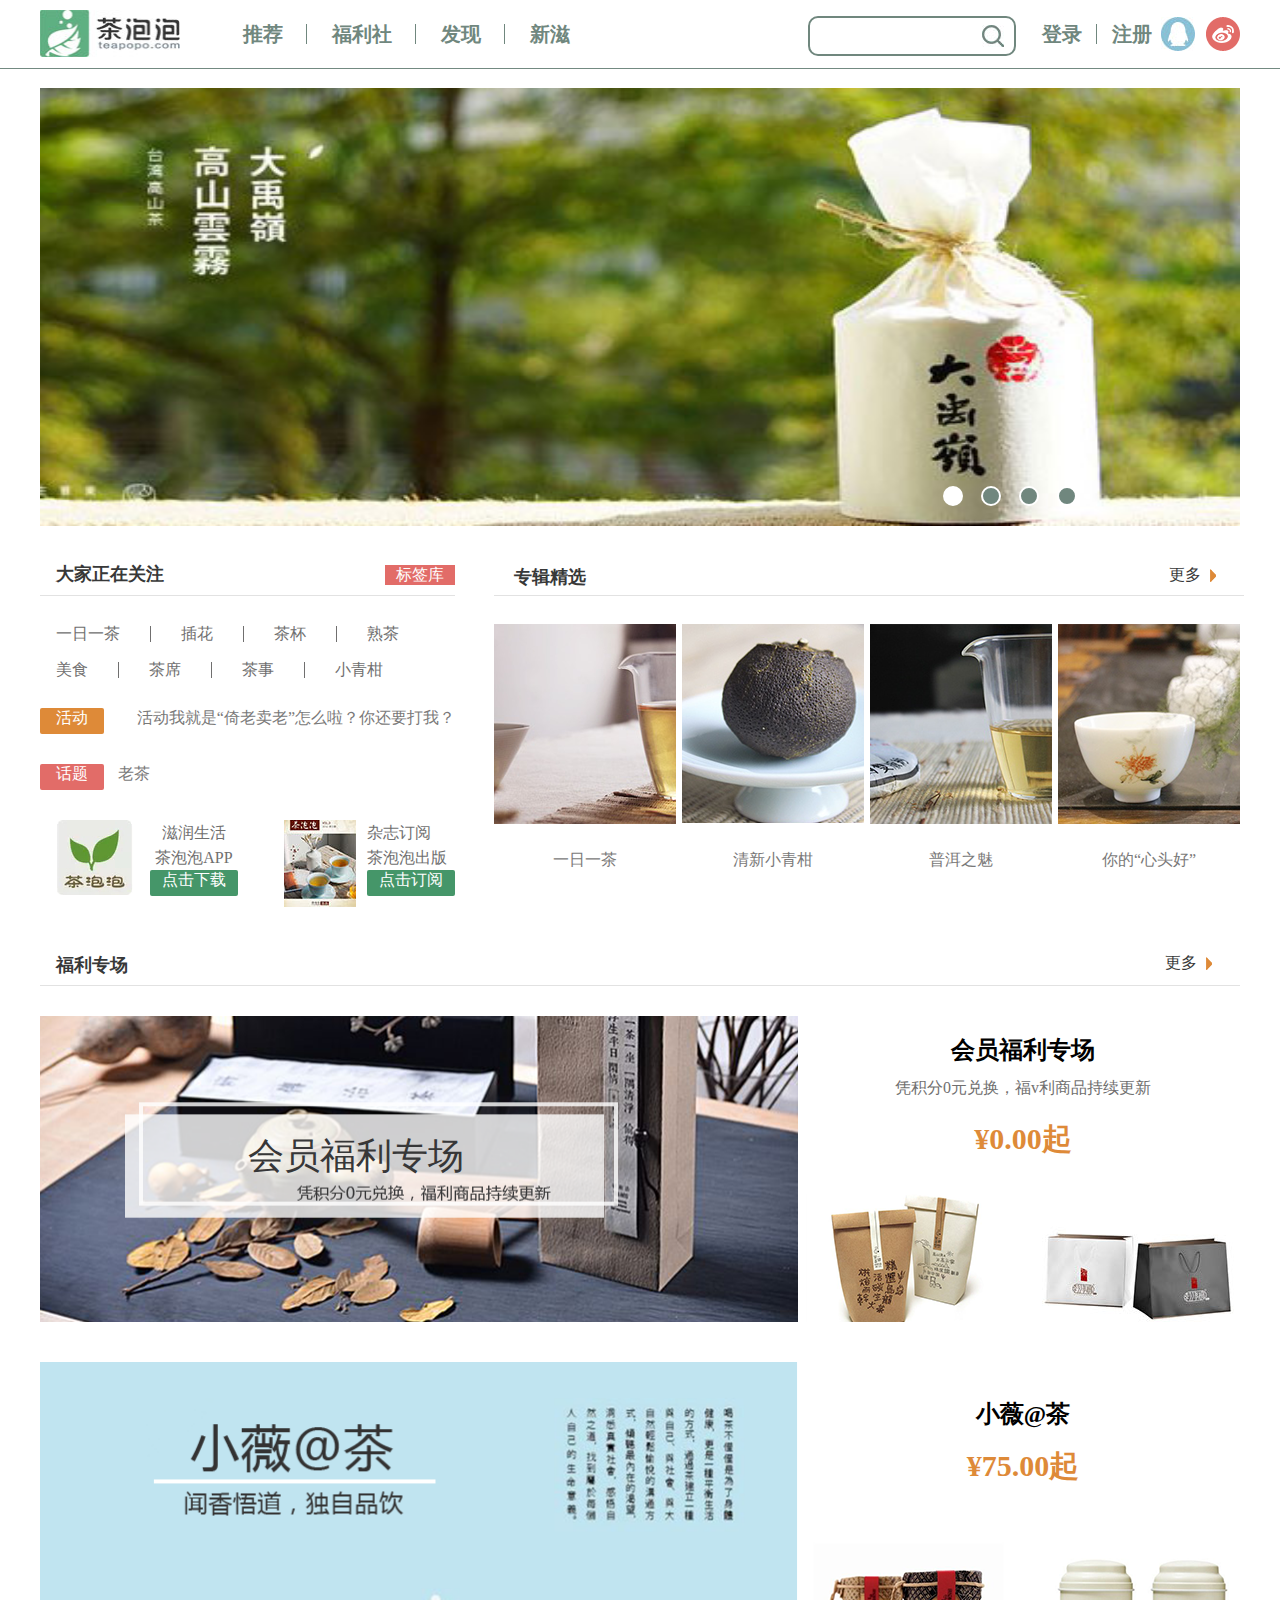
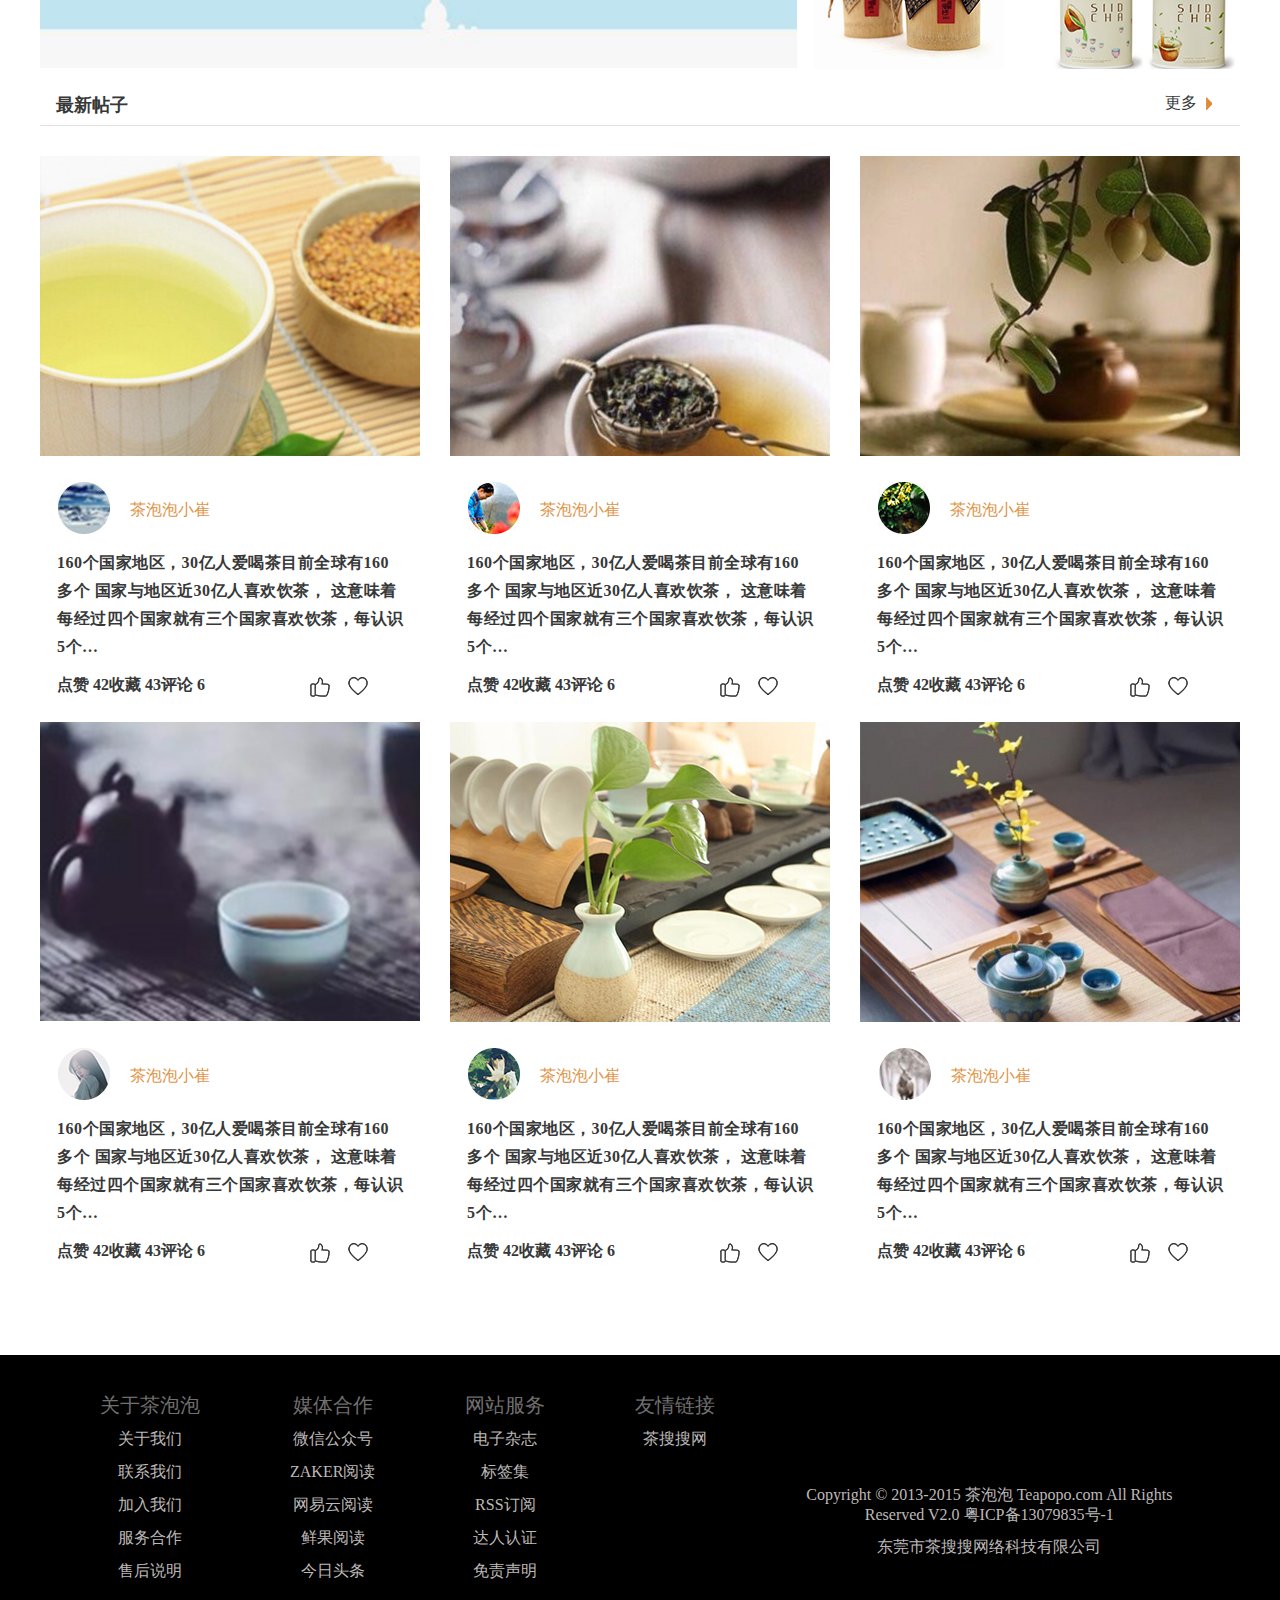
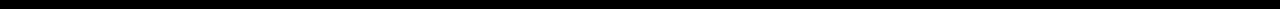
<file: index.html>
<!DOCTYPE html>
<html>
	<head>
		<meta charset="UTF-8">
		<title>茶泡泡首页</title>
		<link rel="stylesheet" href="css/index.css" />
		<script src="js/jquery-1.11.1.min.js"></script>
	</head>
	<body>
		<div id="box">
			<div id="nav">
			<div class="navcount">
				<h1>
					<a href="javascript:;">
						<img src="images/logo.jpg" alt="页面加载失败" />
					</a>
				</h1>
				<ul>
					<li class="li1">
						<a href="">推荐</a>
					</li>
					<li>
						<a href="">福利社</a>
					</li>
					<li>
						<a href="">发现</a>
					</li>
					<li>
						<a href="" class="to0">新滋</a>
					</li>
				</ul>
				<div class="search">
					<input type="text" class="inp" name="inp"/>
					<input type="button" class="btn" name="btn"/>
				</div>
				<p class="denglu">
					<a href="zuce.html">登录</a>
				</p>
				<p class="zuce">
					<a href="zuce.html">注册</a>
				</p>
				<p class="qq">
					<a href="">
						<img src="images/qq.jpg" alt="" />
					</a>
				</p>
				<p class="weibo">
					<a href="">
						<img src="images/weibo.png" alt="" />
					</a>
				</p>
			</div>
		</div>
		</div>
		<div id="banner">
			<div class="bncount">
				<span class="left"></span>
				<span class="right"></span>
				<ul class="imgs">
					<img src="images/banner.jpg" alt="" />
					<img src="images/banner1.jpg" alt="" />
					<img src="images/banner2.jpg" alt="" />
					<img src="images/banner3.jpg" alt="" />
				</ul>
				<ul class="index">
					<li class="active"></li>
					<li></li>
					<li></li>
					<li></li>
				</ul>
			</div>
		</div>
		<div id="focus">
			<div class="focuscount">
				<div class="biaoqian">
					<div class="focustitle">
						<h2>大家正在关注</h2>
						<a href="">标签库</a>
					</div>
					<div class="bqcount">
						<ul class="list clearfix">
							<li><a href="javascript:;">一日一茶</a></li>
							<li><a href="">插花</a></li>
							<li><a href="">茶杯</a></li>
							<li class="to0"><a href="">熟茶</a></li>
							<li><a href="">美食</a></li>
							<li><a href="">茶席</a></li>
							<li><a href="">茶事</a></li>
							<li class="to0"><a href="">小青柑</a></li>
						</ul>
						<div class="play clearfix">
							<span>活动</span>
							<span>活动我就是“倚老卖老”怎么啦？你还要打我？</span>
						</div>
						<div class="topic clearfix">
							<span>话题</span>
							<span>老茶</span>
						</div>
						<div class="load">
							<div class="loadleft">
								<img src="images/app1.png" alt="" />
								<p class="leftc">
									
									<span>滋润生活</span>
									<span>茶泡泡APP</span>
									<span>
										<a href="javascript:;">点击下载</a>
									</span>
								</p>
							</div>
							<div class="loadright">
								<img src="images/app2.jpg" alt="" />
								<p class="rightc">
									
									<span>杂志订阅</span>
									<span>茶泡泡出版</span>
									<span>
										<a href="javascript:;">点击订阅</a>
									</span>
								</p>
							</div>
						</div>
					</div>
				</div>
				
				
				<div class="more">
					<div class="moreR">
						<h2>专辑精选</h2>
						<span><a href="javascript:;">更多</a></span>
					</div>
					<div class="moretu">
						<a href="javascript:;">
							<img src="images/tu1.png" alt="" />
						</a>
						<span><a href="">一日一茶</a></span>
					</div>
					<div class="moretu">
						<a href="javascript:;">
							<img src="images/tu2.png" alt="" />
						</a>
						<span><a href="">清新小青柑</a></span>
					</div>
					<div class="moretu">
						<a href="javascript:;">
							<img src="images/tu3.png" alt="" />
						</a>
						<span><a href="">普洱之魅</a></span>
					</div>
					<div class="moretu to0">
						<a href="javascript:;">
							<img src="images/tu4.png" alt="" />
						</a>
						<span><a href="">你的“心头好”</a></span>
					</div>
				</div>
			</div>
		</div>	
		<div id="fuli">
			<div class="fulicount">
				<div class="title">
					<h2>福利专场</h2>
					<a href="javascript:;">更多</a>
				</div>
				<div class="vip">
					<div class="img">
						<img src="images/vip.png" alt="" />
						<span>会员福利专场</span>
					</div>
					<div class="word">
						<p>会员福利专场</p>
						<p>凭积分0元兑换，福v利商品持续更新</p>
						<p>¥0.00起</p>
						<p>
							<a href=""><img src="images/x1.png" alt="" /></a>
							<a href=""><img src="images/x2.png" alt="" /></a>
						</p>
					</div>
				</div>
				
				<div class="xiaow">
					<div class="img">
						<img src="images/xiaow.png" alt="" />
					</div>
					<div class="word">
						<p>小薇@茶</p>
						<p>¥75.00起</p>
						<p>
							<a href=""><img src="images/x3.png" alt="" /></a>
							<a href=""><img src="images/x4.png" alt="" /></a>
						</p>
					</div>
				</div>
				
			</div>
		</div>
		<div id="tiezi">
			<div class="tiezicount">
				<div class="title">
						<h2>最新帖子</h2>
						<a href="javascript:;">更多</a>
				</div>
			<div class="count">
				<div class="tucount">
					<a href="javascript:;" class="tua">
						<img src="images/t1.png" alt="" />
					</a>
					<p class="ren">
						<a href="javascript:;">
							<img src="images/r1.png" alt="" />
						</a>
						<span>茶泡泡小崔</span>
					</p>
					<p class="describe">
						160个国家地区，30亿人爱喝茶目前全球有160多个
						国家与地区近30亿人喜欢饮茶，
						这意味着每经过四个国家就有三个国家喜欢饮茶，每认识5个…
					</p>
					<ul>
						<li>
							点赞
							<span>42</span>
						</li>
						<li>
							收藏
							<span>43</span>
						</li>
						<li>
							评论
							<span>6</span>
						</li>
						<li  class="a1">
							<a href="javascript:;">
								<img src="images/shou.png" alt="" />
							</a>
						</li>
						<li  class="a2">
							<a href="javascript:;">
								<img src="images/xing.png" alt="" />
							</a>
						</li>
					</ul>
				</div>
				<div class="tucount">
					<a href="javascript:;" class="tua">
						<img src="images/t2.png" alt="" />
					</a>
					<p class="ren">
						<a href="javascript:;">
							<img src="images/r2.png" alt="" />
						</a>
						<span>茶泡泡小崔</span>
					</p>
					<p class="describe">
						160个国家地区，30亿人爱喝茶目前全球有160多个
						国家与地区近30亿人喜欢饮茶，
						这意味着每经过四个国家就有三个国家喜欢饮茶，每认识5个…
					</p>
					<ul>
						<li>
							点赞
							<span>42</span>
						</li>
						<li>
							收藏
							<span>43</span>
						</li>
						<li>
							评论
							<span>6</span>
						</li>
						<li  class="a1">
							<a href="javascript:;">
								<img src="images/shou.png" alt="" />
							</a>
						</li>
						<li  clsaa="a2">
							<a href="javascript:;">
								<img src="images/xing.png" alt="" />
							</a>
						</li>
					</ul>
				</div>
				<div class="tucount to0">
					<a href="javascript:;" class="tua">
						<img src="images/t3.png" alt="" />
					</a>
					<p class="ren">
						<a href="javascript:;">
							<img src="images/r3.png" alt="" />
						</a>
						<span>茶泡泡小崔</span>
					</p>
					<p class="describe">
						160个国家地区，30亿人爱喝茶目前全球有160多个
						国家与地区近30亿人喜欢饮茶，
						这意味着每经过四个国家就有三个国家喜欢饮茶，每认识5个…
					</p>
					<ul>
						<li>
							点赞
							<span>42</span>
						</li>
						<li>
							收藏
							<span>43</span>
						</li>
						<li>
							评论
							<span>6</span>
						</li>
						<li  class="a1">
							<a href="javascript:;">
								<img src="images/shou.png" alt="" />
							</a>
						</li>
						<li  class="a2">
							<a href="javascript:;">
								<img src="images/xing.png" alt="" />
							</a>
						</li>
					</ul>
				</div>
				<div class="tucount">
					<a href="javascript:;" class="tua">
						<img src="images/t4.png" alt="" />
					</a>
					<p class="ren">
						<a href="javascript:;">
							<img src="images/r4.png" alt="" />
						</a>
						<span>茶泡泡小崔</span>
					</p>
					<p class="describe">
						160个国家地区，30亿人爱喝茶目前全球有160多个
						国家与地区近30亿人喜欢饮茶，
						这意味着每经过四个国家就有三个国家喜欢饮茶，每认识5个…
					</p>
					<ul>
						<li>
							点赞
							<span>42</span>
						</li>
						<li>
							收藏
							<span>43</span>
						</li>
						<li>
							评论
							<span>6</span>
						</li>
						<li class="a1">
							<a href="javascript:;" >
								<img src="images/shou.png" alt="" />
							</a>
						</li>
						<li class="a2">
							<a href="javascript:;" >
								<img src="images/xing.png" alt="" />
							</a>
						</li>
					</ul>
				</div>
				<div class="tucount">
					<a href="javascript:;" class="tua">
						<img src="images/t5.png" alt="" />
					</a>
					<p class="ren">
						<a href="javascript:;">
							<img src="images/r5.png" alt="" />
						</a>
						<span>茶泡泡小崔</span>
					</p>
					<p class="describe">
						160个国家地区，30亿人爱喝茶目前全球有160多个
						国家与地区近30亿人喜欢饮茶，
						这意味着每经过四个国家就有三个国家喜欢饮茶，每认识5个…
					</p>
					<ul>
						<li>
							点赞
							<span>42</span>
						</li>
						<li>
							收藏
							<span>43</span>
						</li>
						<li>
							评论
							<span>6</span>
						</li>
						<li  class="a1">
							<a href="javascript:;">
								<img src="images/shou.png" alt="" />
							</a>
						</li>
						<li  class="a2">
							<a href="javascript:;">
								<img src="images/xing.png" alt="" />
							</a>
						</li>
					</ul>
				</div>
				<div class="tucount to0">
					<a href="javascript:;" class="tua">
						<img src="images/t6.png" alt="" />
					</a>
					<p class="ren">
						<a href="javascript:;">
							<img src="images/r6.png" alt="" />
						</a>
						<span>茶泡泡小崔</span>
					</p>
					<p class="describe">
						160个国家地区，30亿人爱喝茶目前全球有160多个
						国家与地区近30亿人喜欢饮茶，
						这意味着每经过四个国家就有三个国家喜欢饮茶，每认识5个…
					</p>
					<ul>
						<li>
							点赞
							<span>42</span>
						</li>
						<li>
							收藏
							<span>43</span>
						</li>
						<li>
							评论
							<span>6</span>
						</li>
						<li class="a1">
							<a href="javascript:;" >
								<img src="images/shou.png" alt="" />
							</a>
						</li>
						<li  class="a2">
							<a href="javascript:;">
								<img src="images/xing.png" alt="" />
							</a>
						</li>
					</ul>
				</div>
			</div>
		</div>
	</div>
		<div id="footer">
			<div class="footercount clearfix">
				<ul class="aboutus">
					<li><a href="javascript:;">关于茶泡泡</a></li>
					<li><a href="javascript:;">关于我们</a></li>
					<li><a href="javascript:;">联系我们</a></li>
					<li><a href="javascript:;">加入我们</a></li>
					<li><a href="javascript:;">服务合作</a></li>
					<li><a href="javascript:;">售后说明</a></li>
				</ul>
				
				<ul class="partner">
					<li><a href="javascript:;">媒体合作</a></li>
					<li><a href="javascript:;">微信公众号</a></li>
					<li><a href="javascript:;">ZAKER阅读</a></li>
					<li><a href="javascript:;">网易云阅读</a></li>
					<li><a href="javascript:;">鲜果阅读</a></li>
					<li><a href="javascript:;">今日头条</a></li>
				</ul>
				
				<ul class="service">
					<li><a href="javascript:;">网站服务</a></li>
					<li><a href="javascript:;">电子杂志</a></li>
					<li><a href="javascript:;">标签集</a></li>
					<li><a href="javascript:;">RSS订阅</a></li>
					<li><a href="javascript:;">达人认证</a></li>
					<li><a href="javascript:;">免责声明</a></li>
				</ul>
				
				<ul class="friendlink">
					<li><a href="javascript:;">友情链接</a></li>
					<li><a href="javascript:;">茶搜搜网</a></li>
				</ul>
				<div class="beian">
					<p>
						Copyright © 2013-2015 茶泡泡 Teapopo.com
						All Rights Reserved V2.0 粤ICP备13079835号-1
					</p>
					<p>
						东莞市茶搜搜网络科技有限公司 
					</p>
				</div>
			</div>
		</div>		
		<div id="to-top">
		</div>
	</body>
</html>
<script src="js/index.js"></script>
</file>
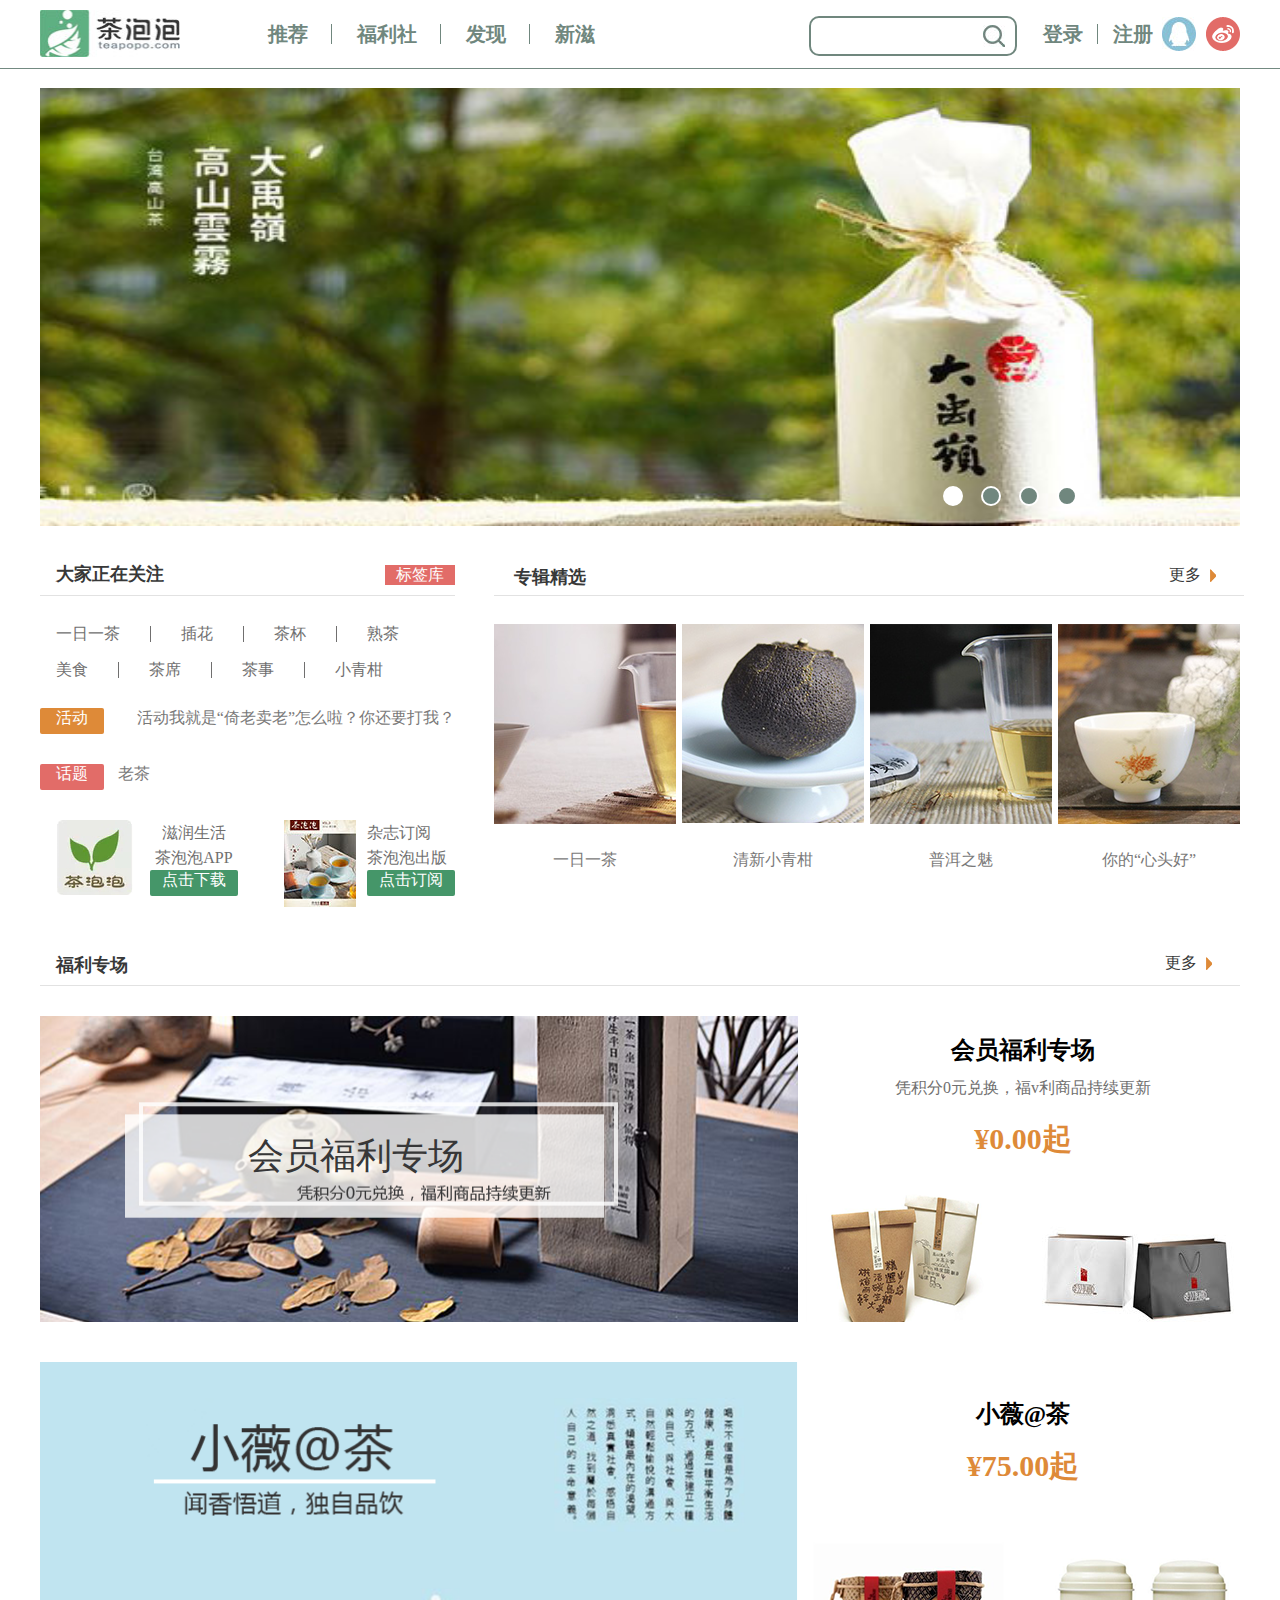
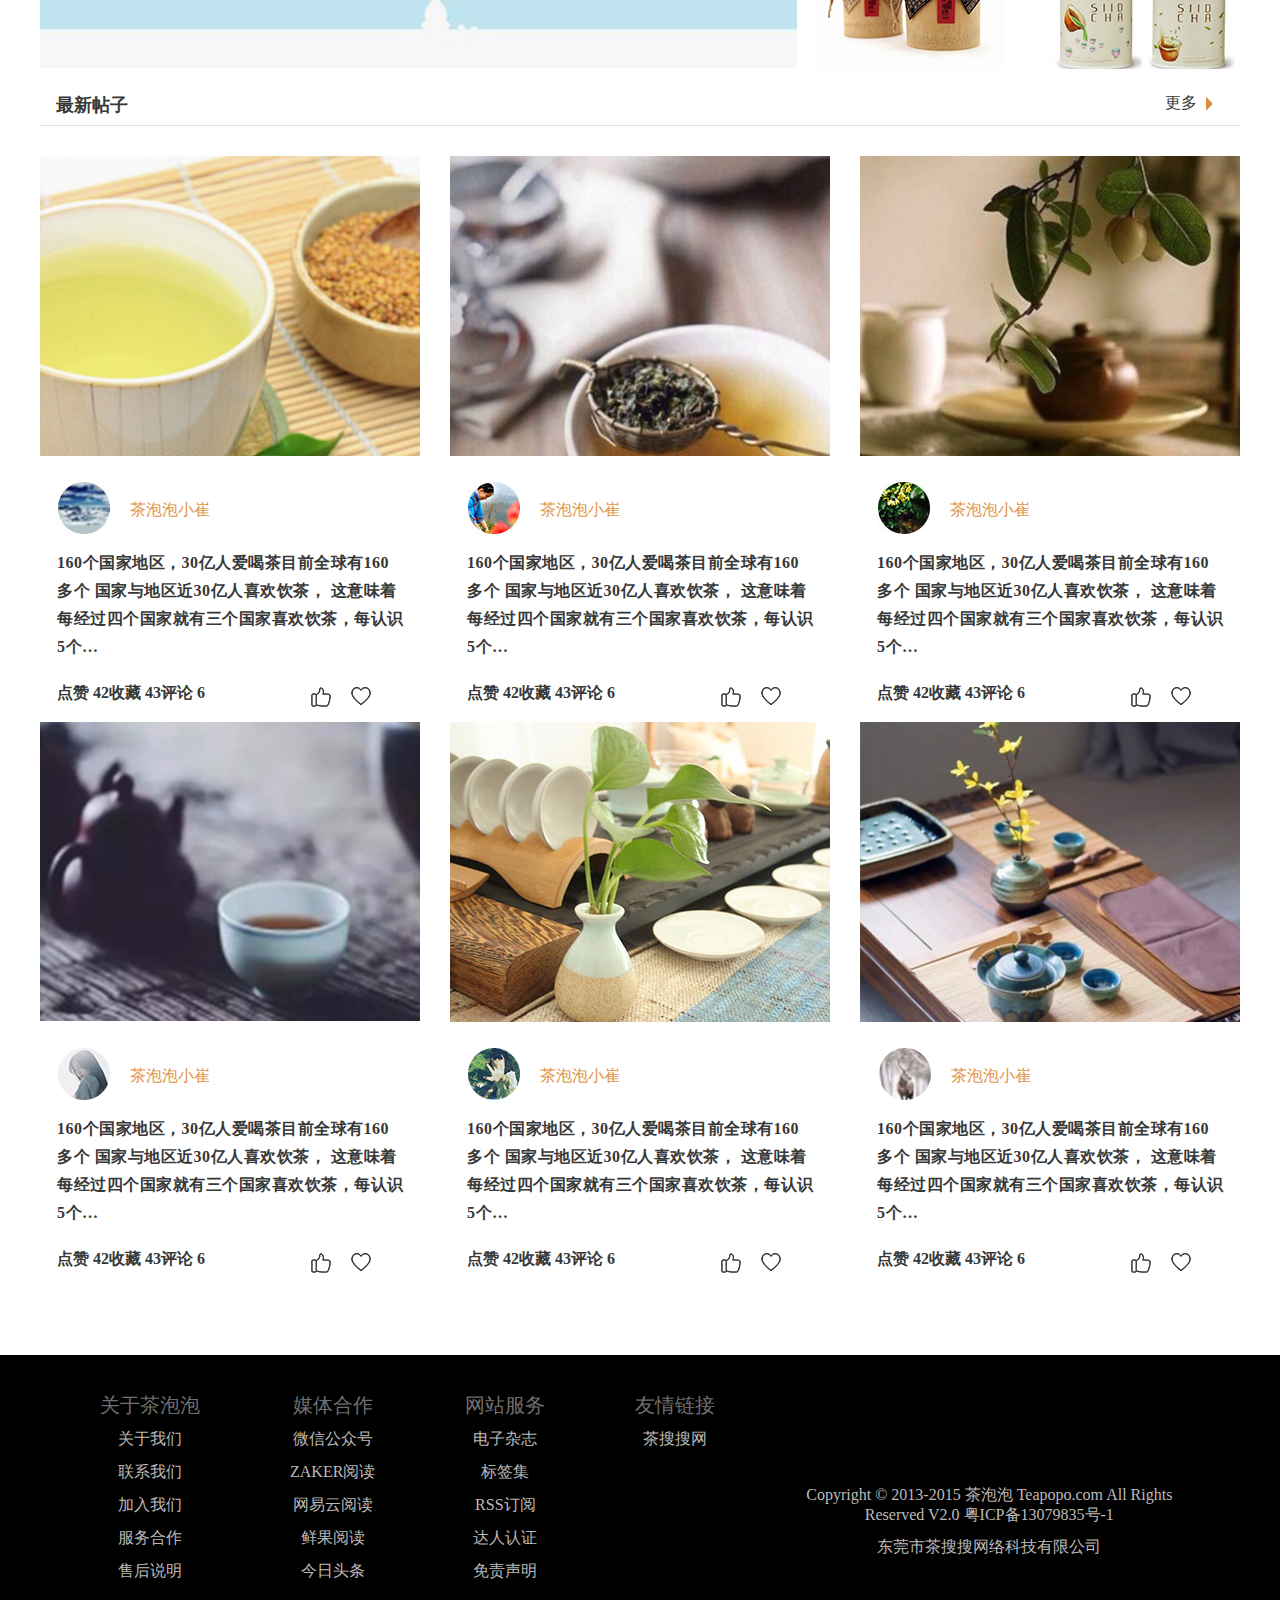
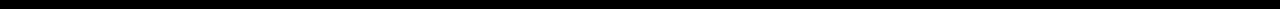
<file: index/index.html>
<!DOCTYPE html>
<html>
	<head>
		<meta charset="UTF-8">
		<title>茶泡泡首页</title>
		<link rel="stylesheet" href="css/index.css" />
		<script src="js/jquery-1.11.1.min.js"></script>
	</head>
	<body>
		<div id="box">
		</div>
		</div>
		<div id="banner">
			<div class="bncount">
				<span class="left"></span>
				<span class="right"></span>
				<ul class="imgs">
					<img src="images/banner.jpg" alt="" />
					<img src="images/banner1.jpg" alt="" />
					<img src="images/banner2.jpg" alt="" />
					<img src="images/banner3.jpg" alt="" />
				</ul>
				<ul class="index">
					<li class="active"></li>
					<li></li>
					<li></li>
					<li></li>
				</ul>
			</div>
		</div>
		<div id="focus">
			<div class="focuscount">
				<div class="biaoqian">
					<div class="focustitle">
						<h2>大家正在关注</h2>
						<a href="">标签库</a>
					</div>
					<div class="bqcount">
						<ul class="list clearfix">
							<li><a href="javascript:;">一日一茶</a></li>
							<li><a href="">插花</a></li>
							<li><a href="">茶杯</a></li>
							<li class="to0"><a href="">熟茶</a></li>
							<li><a href="">美食</a></li>
							<li><a href="">茶席</a></li>
							<li><a href="">茶事</a></li>
							<li class="to0"><a href="">小青柑</a></li>
						</ul>
						<div class="play clearfix">
							<span>活动</span>
							<span>活动我就是“倚老卖老”怎么啦？你还要打我？</span>
						</div>
						<div class="topic clearfix">
							<span>话题</span>
							<span>老茶</span>
						</div>
						<div class="load">
							<div class="loadleft">
								<img src="images/app1.png" alt="" />
								<p class="leftc">
									
									<span>滋润生活</span>
									<span>茶泡泡APP</span>
									<span>
										<a href="javascript:;">点击下载</a>
									</span>
								</p>
							</div>
							<div class="loadright">
								<img src="images/app2.jpg" alt="" />
								<p class="rightc">
									
									<span>杂志订阅</span>
									<span>茶泡泡出版</span>
									<span>
										<a href="javascript:;">点击订阅</a>
									</span>
								</p>
							</div>
						</div>
					</div>
				</div>
				
				
				<div class="more">
					<div class="moreR">
						<h2>专辑精选</h2>
						<span><a href="javascript:;" class="focusmore">更多</a></span>
						<ul class="focus-message">
							<!--<li>
								<a href="">vip会员福利信息</a>
							</li>-->
						</ul>
					</div>
					<div class="moretu">
						<a href="javascript:;" class="tubox">
							<img src="images/tu1.png" alt="" />
						</a>
						<span><a href="">一日一茶</a></span>
					</div>
					<div class="moretu">
						<a href="javascript:;" class="tubox">
							<img src="images/tu2.png" alt="" />
						</a>
						<span><a href="">清新小青柑</a></span>
					</div>
					<div class="moretu">
						<a href="javascript:;" class="tubox">
							<img src="images/tu3.png" alt="" />
						</a>
						<span><a href="">普洱之魅</a></span>
					</div>
					<div class="moretu to0">
						<a href="javascript:;" class="tubox">
							<img src="images/tu4.png" alt="" />
						</a>
						<span><a href="">你的“心头好”</a></span>
					</div>
				</div>
			</div>
		</div>	
		<div id="fuli">
			<div class="fulicount">
				<div class="title">
					<h2>福利专场</h2>
					<a href="javascript:;" class="fulimore">更多</a>
				</div>
				<div class="vip">
					<div class="img">
						<img src="images/vip.png" alt="" />
						<span>会员福利专场</span>
					</div>
					<div class="word">
						<p>会员福利专场</p>
						<p>凭积分0元兑换，福v利商品持续更新</p>
						<p>¥0.00起</p>
						<p>
							<a href=""><img src="images/x1.png" alt="" /></a>
							<a href=""><img src="images/x2.png" alt="" /></a>
						</p>
					</div>
				</div>
				
				<div class="xiaow">
					<div class="img">
						<img src="images/xiaow.png" alt="" />
					</div>
					<div class="word">
						<p>小薇@茶</p>
						<p>¥75.00起</p>
						<p>
							<a href=""><img src="images/x3.png" alt="" /></a>
							<a href=""><img src="images/x4.png" alt="" /></a>
						</p>
					</div>
				</div>
				
			</div>
		</div>
		<div id="tiezi">
			<div class="tiezicount">
				<div class="title">
						<h2>最新帖子</h2>
						<a href="javascript:;" class="tzmore">更多</a>
				</div>
			<div class="count clearfix">
				<div class="tucount">
					<a href="javascript:;" class="tua">
						<img src="images/t1.png" alt="" />
					</a>
					<p class="ren">
						<a href="javascript:;">
							<img src="images/r1.png" alt="" />
						</a>
						<span>茶泡泡小崔</span>
					</p>
					<p class="describe">
						160个国家地区，30亿人爱喝茶目前全球有160多个
						国家与地区近30亿人喜欢饮茶，
						这意味着每经过四个国家就有三个国家喜欢饮茶，每认识5个…
					</p>
					<ul class="clearfix">
						<li>
							点赞
							<span>42</span>
						</li>
						<li>
							收藏
							<span>43</span>
						</li>
						<li>
							评论
							<span>6</span>
						</li>
						<li  class="a1">
							<a href="javascript:;">
							</a>
						</li>
						<li  class="a2">
							<a href="javascript:;">
							</a>
						</li>
					</ul>
				</div>
				<div class="tucount">
					<a href="javascript:;" class="tua">
						<img src="images/t2.png" alt="" />
					</a>
					<p class="ren">
						<a href="javascript:;">
							<img src="images/r2.png" alt="" />
						</a>
						<span>茶泡泡小崔</span>
					</p>
					<p class="describe">
						160个国家地区，30亿人爱喝茶目前全球有160多个
						国家与地区近30亿人喜欢饮茶，
						这意味着每经过四个国家就有三个国家喜欢饮茶，每认识5个…
					</p>
					<ul class="clearfix">
						<li>
							点赞
							<span>42</span>
						</li>
						<li>
							收藏
							<span>43</span>
						</li>
						<li>
							评论
							<span>6</span>
						</li>
						<li  class="a1">
							<a href="javascript:;">
							</a>
						</li>
						<li  class="a2">
							<a href="javascript:;">
							</a>
						</li>
					</ul>
				</div>
				<div class="tucount to0">
					<a href="javascript:;" class="tua">
						<img src="images/t3.png" alt="" />
					</a>
					<p class="ren">
						<a href="javascript:;">
							<img src="images/r3.png" alt="" />
						</a>
						<span>茶泡泡小崔</span>
					</p>
					<p class="describe">
						160个国家地区，30亿人爱喝茶目前全球有160多个
						国家与地区近30亿人喜欢饮茶，
						这意味着每经过四个国家就有三个国家喜欢饮茶，每认识5个…
					</p>
					<ul class="clearfix">
						<li>
							点赞
							<span>42</span>
						</li>
						<li>
							收藏
							<span>43</span>
						</li>
						<li>
							评论
							<span>6</span>
						</li>
						<li  class="a1">
							<a href="javascript:;">
							</a>
						</li>
						<li  class="a2">
							<a href="javascript:;">
							</a>
						</li>
					</ul>
				</div>
				<div class="tucount">
					<a href="javascript:;" class="tua">
						<img src="images/t4.png" alt="" />
					</a>
					<p class="ren">
						<a href="javascript:;">
							<img src="images/r4.png" alt="" />
						</a>
						<span>茶泡泡小崔</span>
					</p>
					<p class="describe">
						160个国家地区，30亿人爱喝茶目前全球有160多个
						国家与地区近30亿人喜欢饮茶，
						这意味着每经过四个国家就有三个国家喜欢饮茶，每认识5个…
					</p>
					<ul class="clearfix">
						<li>
							点赞
							<span>42</span>
						</li>
						<li>
							收藏
							<span>43</span>
						</li>
						<li>
							评论
							<span>6</span>
						</li>
						<li class="a1">
							<a href="javascript:;" >
							</a>
						</li>
						<li class="a2">
							<a href="javascript:;" >
							</a>
						</li>
					</ul>
				</div>
				<div class="tucount">
					<a href="javascript:;" class="tua">
						<img src="images/t5.png" alt="" />
					</a>
					<p class="ren">
						<a href="javascript:;">
							<img src="images/r5.png" alt="" />
						</a>
						<span>茶泡泡小崔</span>
					</p>
					<p class="describe">
						160个国家地区，30亿人爱喝茶目前全球有160多个
						国家与地区近30亿人喜欢饮茶，
						这意味着每经过四个国家就有三个国家喜欢饮茶，每认识5个…
					</p>
					<ul class="clearfix">
						<li>
							点赞
							<span>42</span>
						</li>
						<li>
							收藏
							<span>43</span>
						</li>
						<li>
							评论
							<span>6</span>
						</li>
						<li  class="a1">
							<a href="javascript:;">
							</a>
						</li>
						<li  class="a2">
							<a href="javascript:;">
							</a>
						</li>
					</ul>
				</div>
				<div class="tucount to0">
					<a href="javascript:;" class="tua">
						<img src="images/t6.png" alt="" />
					</a>
					<p class="ren">
						<a href="javascript:;">
							<img src="images/r6.png" alt="" />
						</a>
						<span>茶泡泡小崔</span>
					</p>
					<p class="describe">
						160个国家地区，30亿人爱喝茶目前全球有160多个
						国家与地区近30亿人喜欢饮茶，
						这意味着每经过四个国家就有三个国家喜欢饮茶，每认识5个…
					</p>
					<ul class="clearfix">
						<li>
							点赞
							<span>42</span>
						</li>
						<li>
							收藏
							<span>43</span>
						</li>
						<li>
							评论
							<span>6</span>
						</li>
						<li class="a1">
							<a href="javascript:;" >
							</a>
						</li>
						<li  class="a2">
							<a href="javascript:;">
							</a>
						</li>
					</ul>
				</div>
			</div>
		</div>
	</div>
		<div id="footer">
		</div>		
		<div id="top0">
		</div>
	</body>
</html>
<script src="js/index.js"></script>
<script src="js/public.js"></script>
</file>
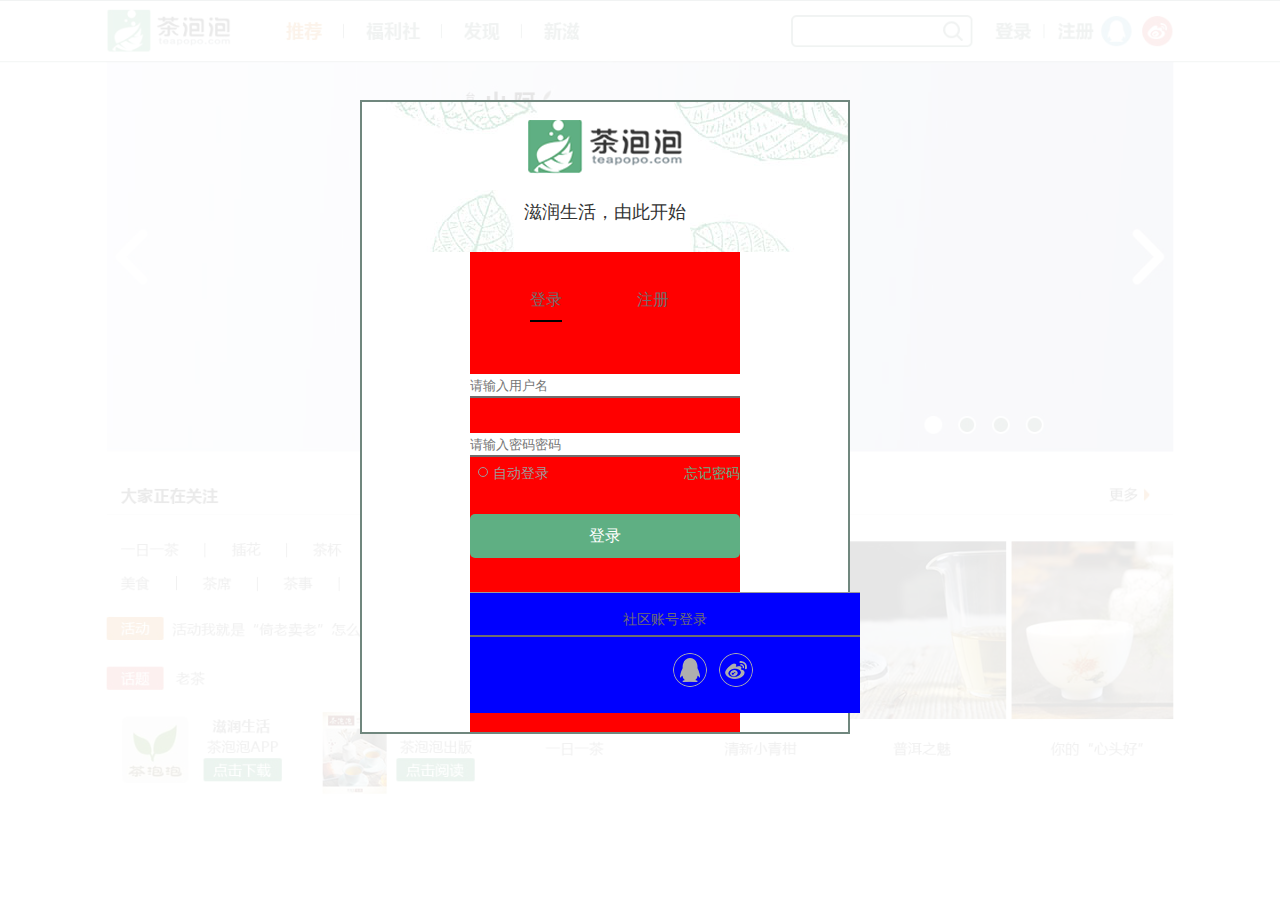
<file: zuce.html>
<!DOCTYPE html>
<html>
	<head>
		<meta charset="UTF-8">
		<title></title>
		<link rel="stylesheet" href="css/zuce.css" />
		<script src="js/jquery-1.11.1.min.js"></script>
	</head>
	<body>
		<div id="back">
			<img src="images/zuce.jpg" alt="图片加载失败！" class="topa"/>
			<div id="bg">
				<div id="header">
					<h1>
						<img src="images/logo.png" alt="" />
					</h1>
					<p>滋润生活，由此开始</p>
				</div>
				<!--main用于装页面的主要内容，注册登录页面的切换-->		
				<div id="main">
					
					<div id="content">
						<div class="top">
							<a class="dl" href="javascript:;">登录</a>
							<a class="zuce" href="javascript:;">注册</a>
						</div>
						<span class="shouji-check"></span>			
						<input type="text" name="phone" class="phone" placeholder="输入手机号"/>
						
						<p class="rules">
							注册视为同意"<a href="javascript:;">茶泡泡规则</a>"
						</p>
						<input type="submit" class="btn" value="立即注册"/>
						<span class="bta"></span>
					</div>
					<div id="footer">
						<p class="foot">社区账号登录</p>
						<div class="tubiao">
							<a href="javascript:;" class="qq"></a>
							<a href="javascript:;" class="wb"></a>
						</div>
					</div>
					
				</div>
				<!--注册页面-->
				<div id="zuce-main">
					<div class="top clearfix">
						<a class="dl" href="javascript:;">登录</a>
						<a class="zuce" href="javascript:;">注册</a>
					</div>
					<span class="check"></span>
					<p><input type="text" class="name" placeholder="请输入用户名"/></p>
					<p><input type="password" class="pwd" placeholder="请输入密码"/></p>
					<p><input type="password" class="Qpwd" placeholder="确认密码"/></p>
					<p>
						<input type="text" class="number" placeholder="请输入图形验证码"/>
						<span>1234</span>
					</p>
					<p>
						<input type="text" class="phonenum" placeholder="请输入短信验证码"/>
						<span>免费获取验证码</span>
					</p>
					<p><input type="submit" class="userbtn" value="完成注册"/></p>
				</div>
				<!--登录页面-->
				<div id="login">
					<div class="top clearfix">
						<a class="dl" href="javascript:;">登录</a>
						<a class="zuce" href="javascript:;">注册</a>
					</div>
					<span class="login-check"></span>
					<p><input type="text" class="uname" placeholder="请输入用户名"/></p>
					<p><input type="password" class="upwd" placeholder="请输入密码密码"/></p>
					<p class="clearfix">
						<a href="javascript:;" class="selflogin"></a>
						<span>自动登录</span>
						<a href="javascript:;" class="forget">忘记密码</a>
					</p>
					<p><input type="submit" class="loginbtn" value="登录"/></p>
					<div id="footer">
						<p class="foot">社区账号登录</p>
						<div class="tubiao">
							<a href="javascript:;" class="qq"></a>
							<a href="javascript:;" class="wb"></a>
						</div>
					</div>
				</div>
			</div>
			
		</div>
	</body>
</html>
<script src="js/public.js"></script>
<script src="js/zuce.js"></script>
</file>
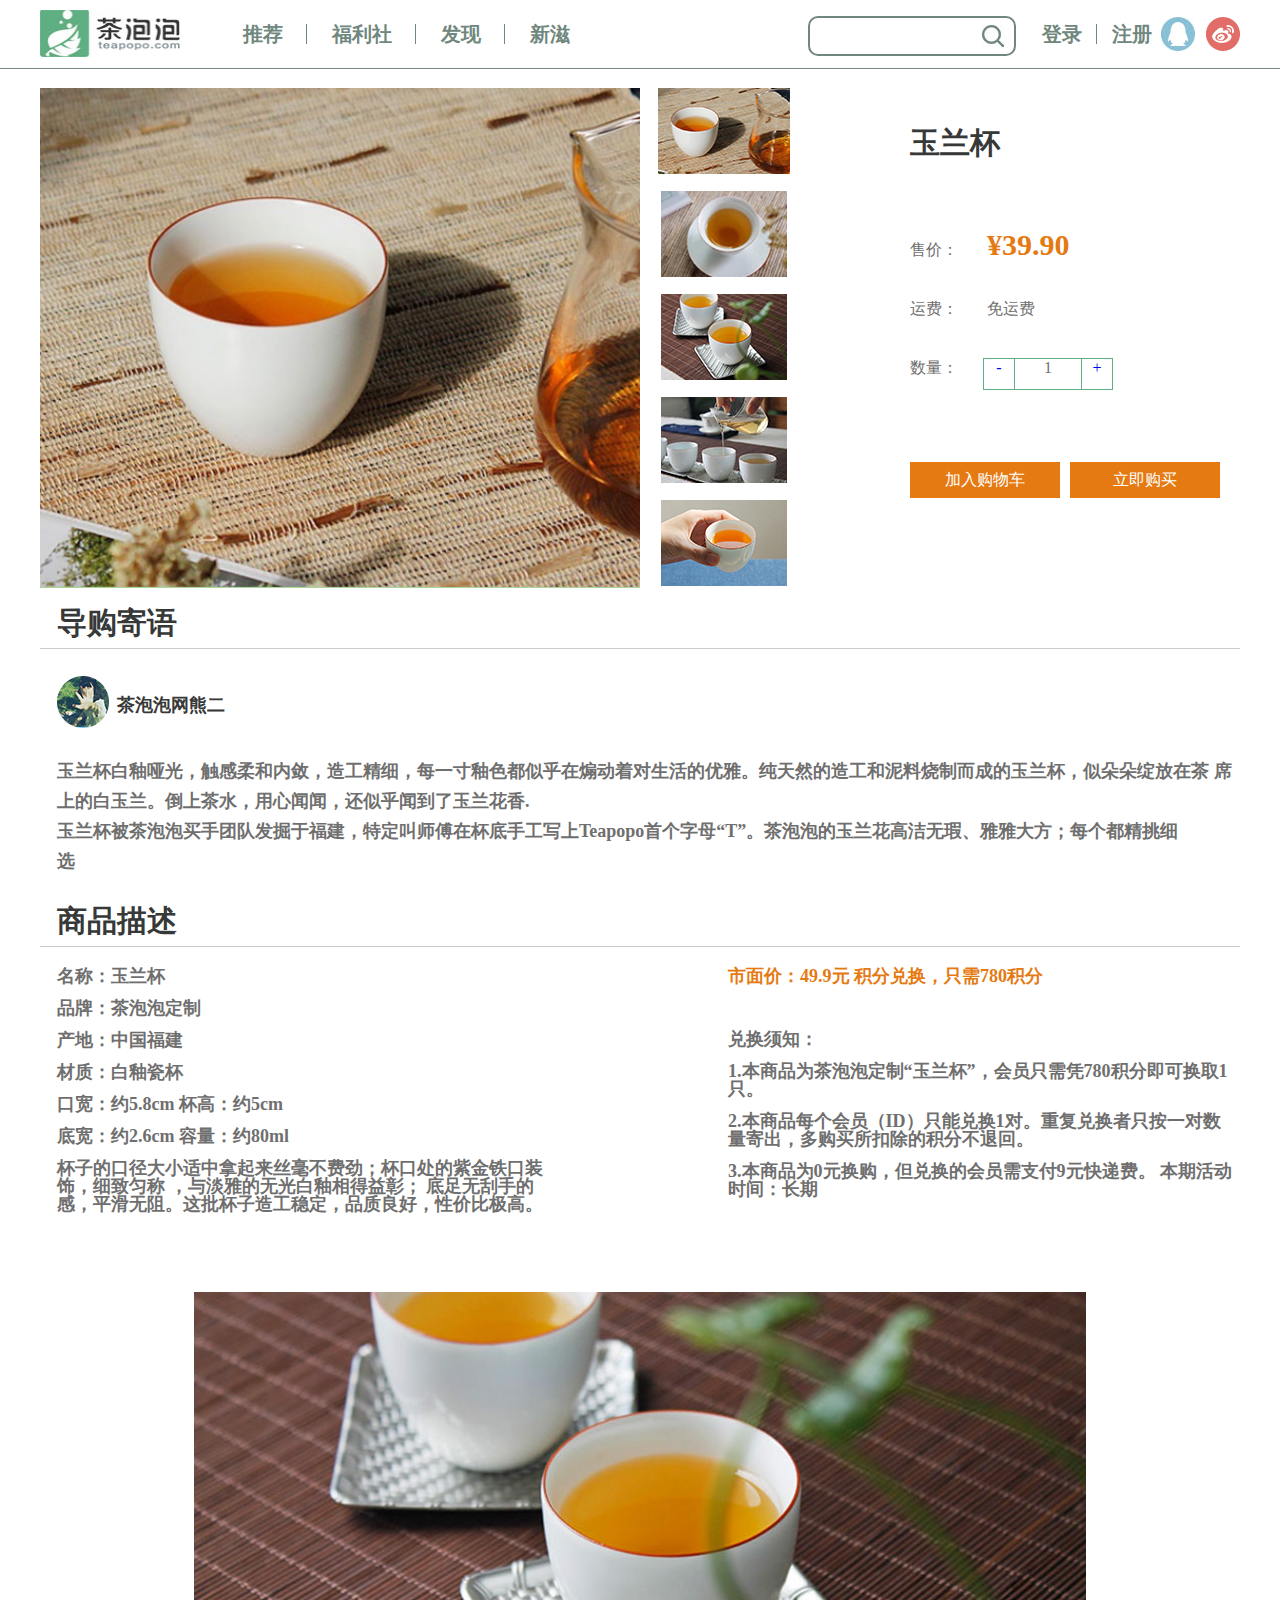
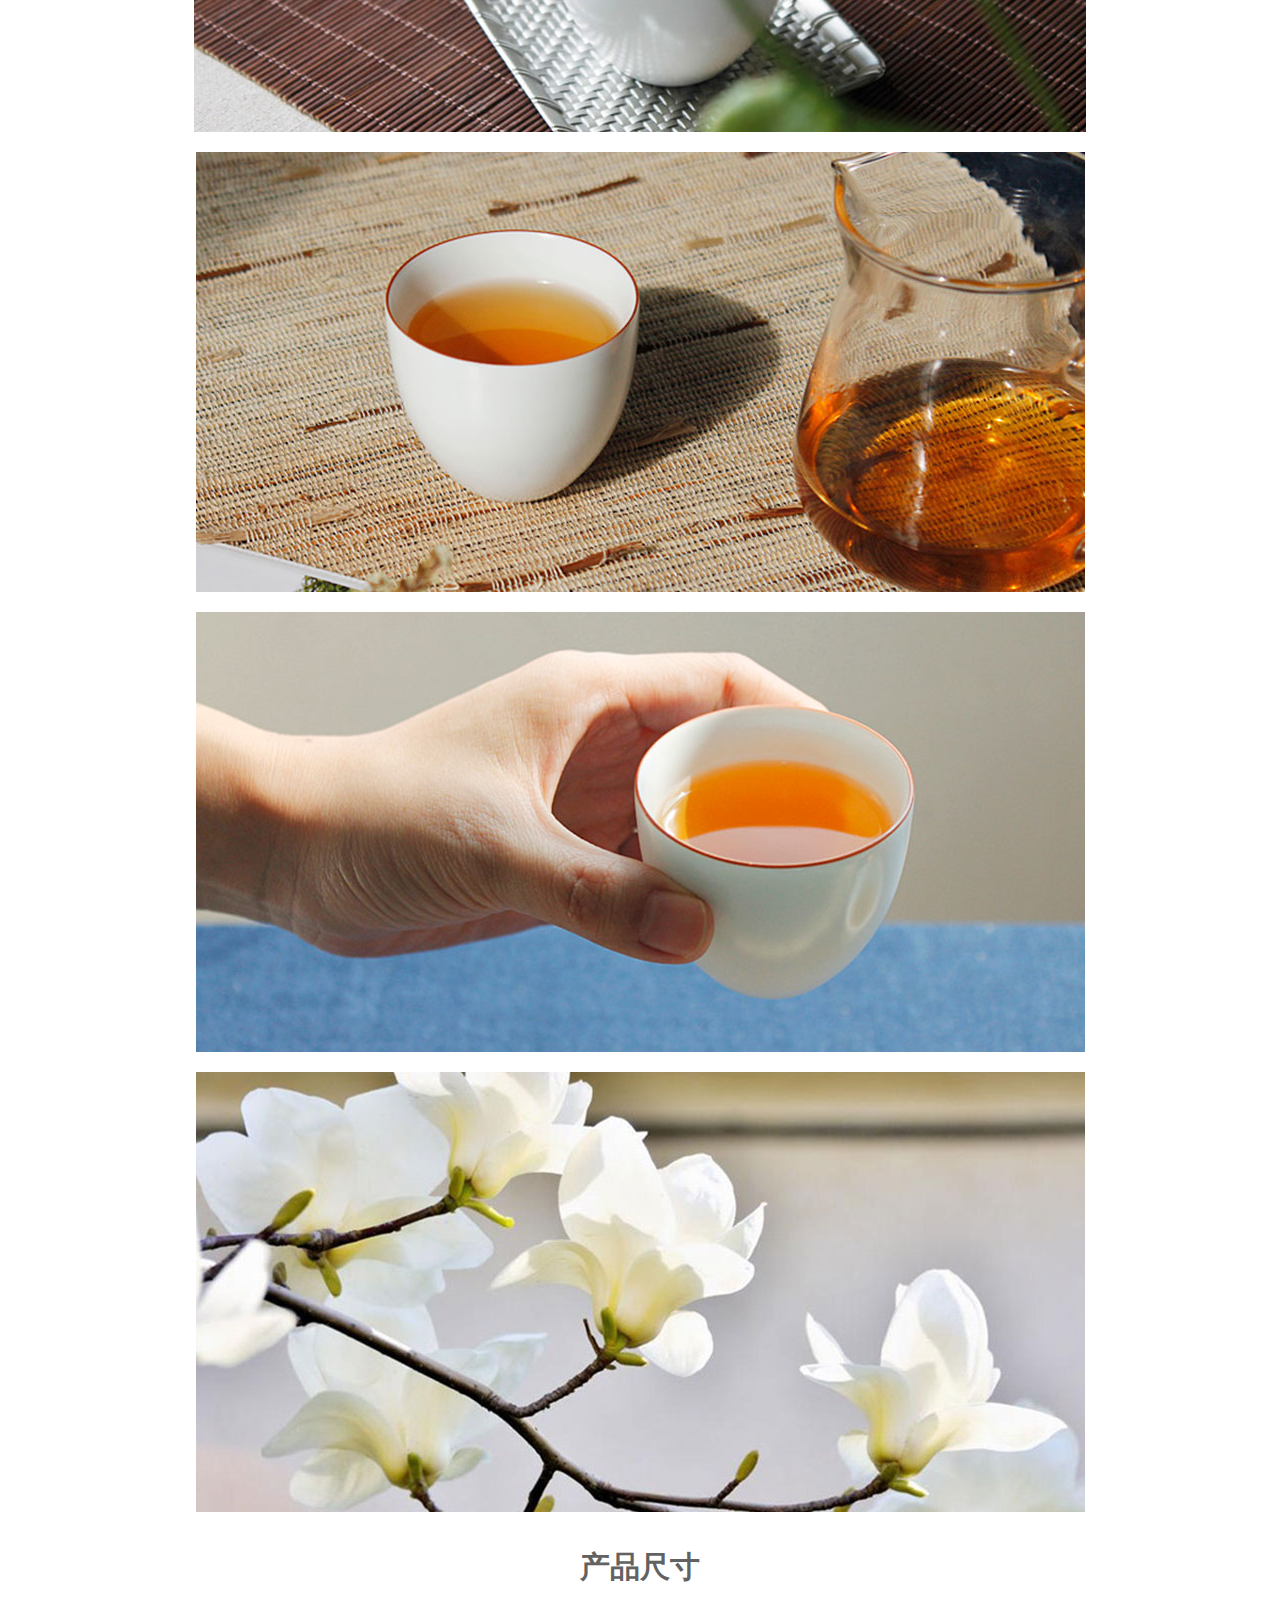
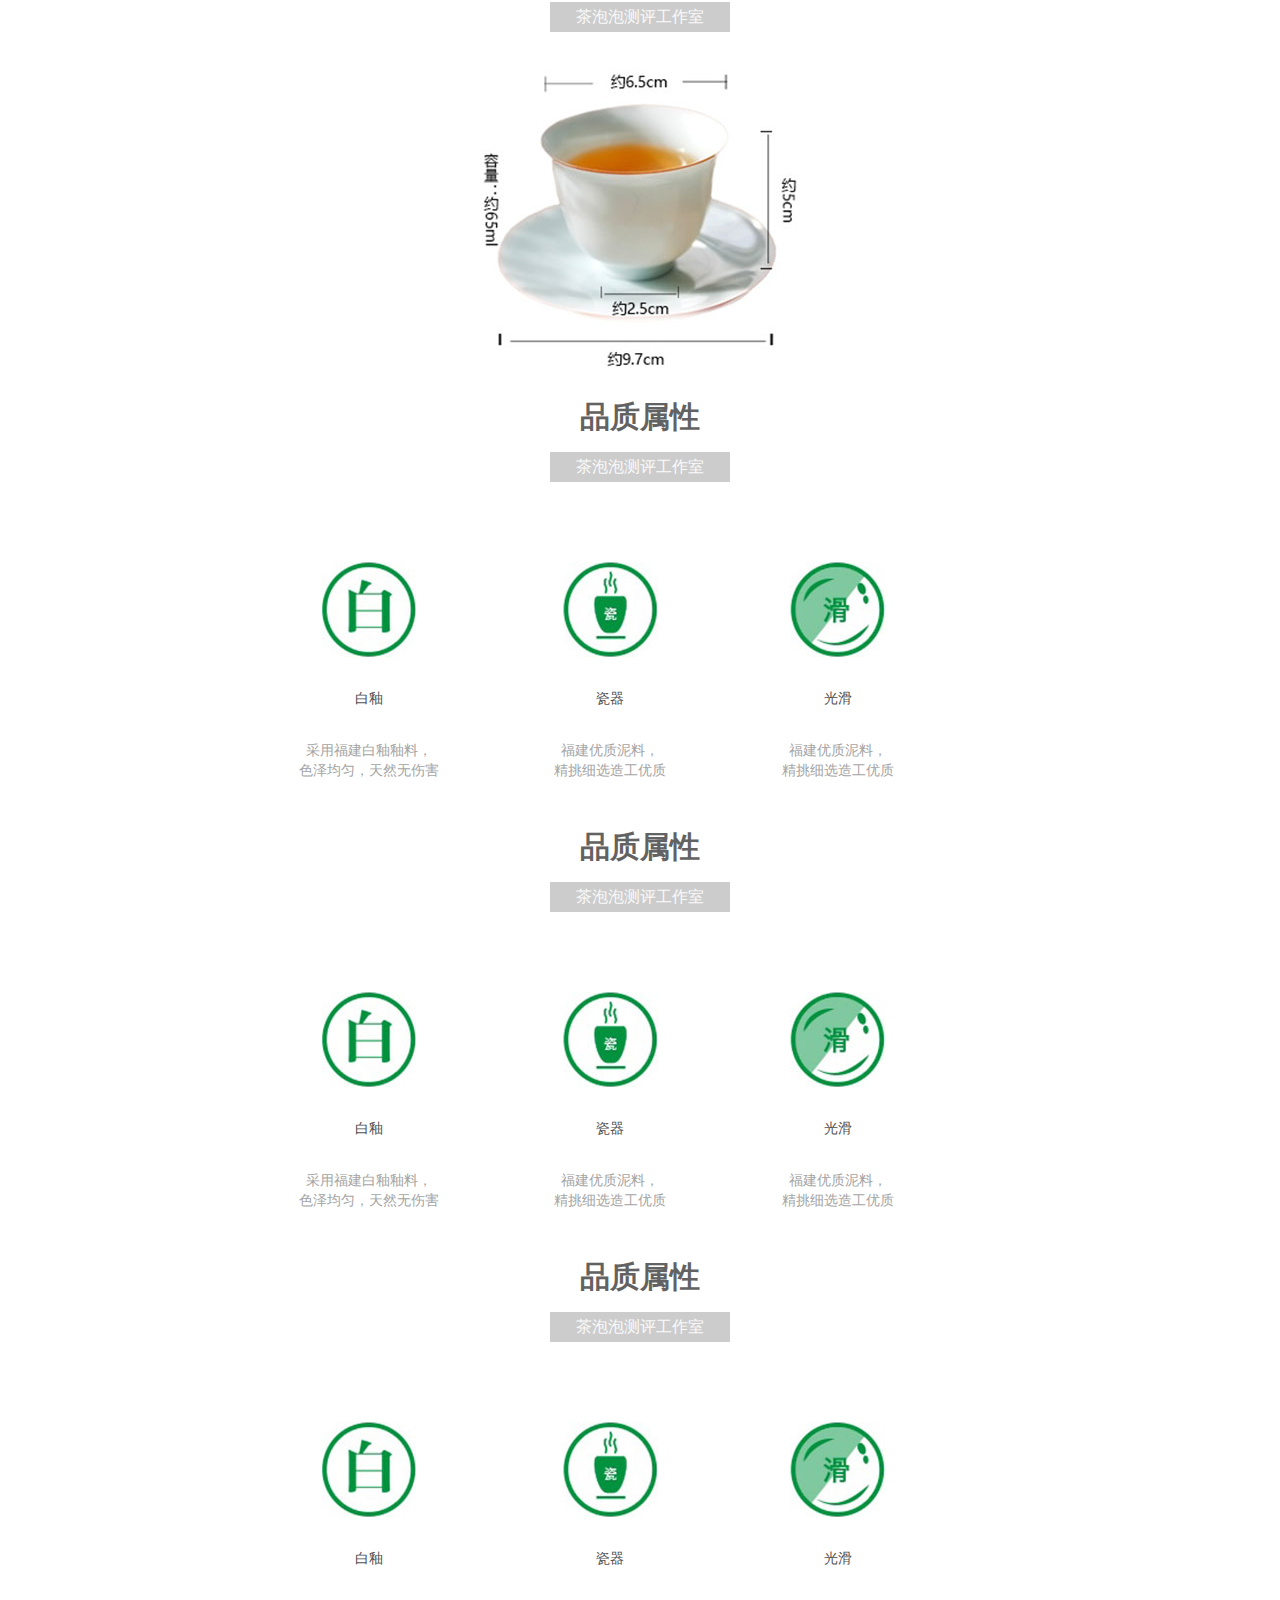
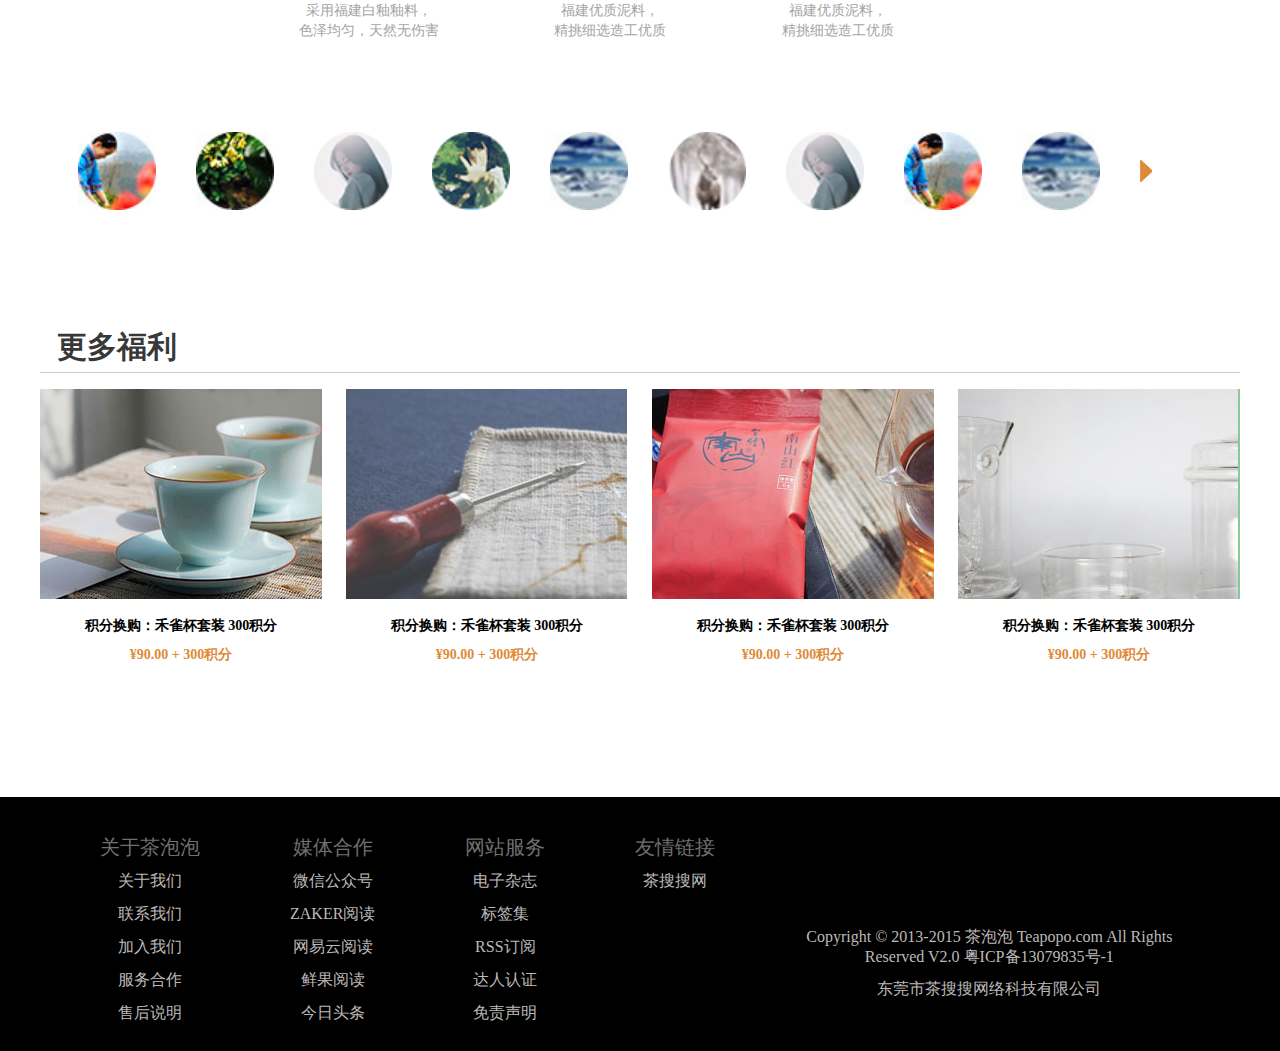
<file: index/content.html>
<!DOCTYPE html>
<html>
	<head>
		<meta charset="UTF-8">
		<title>详情页</title>
		<link rel="stylesheet" href="css/public.css" />
		<link rel="stylesheet" href="css/content.css" />
		<script src="js/jquery-1.11.1.min.js"></script>
	</head>
	<body>
		<!--//头部-->
		<div id="box"></div>
		<!--图片展示详情-->
		<div id="goods">
			<div class="goodscontent">
				<div class="left">
					<ul class="bigimg">
						<div class="mask"></div>
						<li><img src="images/s1.jpg" alt="" /></li>
						<li><img src="images/3.jpg" alt="" /></li>
						<li><img src="images/s3.jpg" alt="" /></li>
						<li><img src="images/s4.jpg" alt="" /></li>
						<li><img src="images/s5.jpg" alt="" /></li>
					</ul>
					<ul class="smallimg">
						<li><img src="images/ss1.jpg" alt="" /></li>
						<li><img src="images/ss2.jpg" alt="" /></li>
						<li><img src="images/ss3.jpg" alt="" /></li>
						<li><img src="images/ss4.jpg" alt="" /></li>
						<li><img src="images/ss5.jpg" alt="" /></li>
					</ul>
					<div class="largerimg">
						<img src="images/4.jpg" alt="" />
						<img src="images/3.jpg" alt="" />
						<img src="images/5.jpg" alt="" />
						<img src="images/2.jpg" alt="" />
						<img src="images/1.jpg" alt="" />
					</div>
				</div>
				<div class="right">
					<h2>玉兰杯</h2>
					<p>
						<span>售价：</span>
						<span>¥39.90 </span>
					</p>
					<p>
						<span>运费：</span>
						<span>免运费</span>
					</p>
					<p class="clearfix">
						<span>数量：</span>
						<span><a href="javascript:;" class="reduce">-</a></span>
						<span>1</span>
						<span><a href="javascript:;" class="add">+</a></span>
					</p>
					<p>
						<a href="javascript:;">加入购物车</a>
						<a href="javascript:;">立即购买</a>
					</p>
				</div>
			</div>
		</div>
		<!--导购-->
		<div id="daogou">
			<div class="daogouc">
				<h2>导购寄语</h2>
				<p class="daogouman clearfix">
					<a href="javascript:;">
						<img src="images/r5.png" alt="" />
					</a>
					<span>茶泡泡网熊二</span>
				</p>
				<p class="discribe">
					玉兰杯白釉哑光，触感柔和内敛，造工精细，每一寸釉色都似乎在煽动着对生活的优雅。纯天然的造工和泥料烧制而成的玉兰杯，似朵朵绽放在茶
					席上的白玉兰。倒上茶水，用心闻闻，还似乎闻到了玉兰花香.<br>
					玉兰杯被茶泡泡买手团队发掘于福建，特定叫师傅在杯底手工写上Teapopo首个字母“T”。茶泡泡的玉兰花高洁无瑕、雅雅大方；每个都精挑细<br>选
				</p>
			</div>
		</div>
		<!--商品描述-->
		<div id="message">
			<div class="messagec clearfix">
				<h2>商品描述</h2>
				<div class="leftc">
					<p>名称：玉兰杯</p>
					<p>品牌：茶泡泡定制</p>
					<p>产地：中国福建</p>
					<p>材质：白釉瓷杯</p>
					<p>口宽：约5.8cm   杯高：约5cm</p>
					<p>底宽：约2.6cm   容量：约80ml</p>
					<p>
						杯子的口径大小适中拿起来丝毫不费劲；杯口处的紫金铁口装饰，细致匀称
						，与淡雅的无光白釉相得益彰；
						底足无刮手的感，平滑无阻。这批杯子造工稳定，品质良好，性价比极高。
					</p>
				</div>
				<div class="rightc">
					<p>
						市面价：49.9元   积分兑换，只需780积分
					</p>
					<p>兑换须知：</p>
					<p>1.本商品为茶泡泡定制“玉兰杯”，会员只需凭780积分即可换取1只。</p>
					<p>2.本商品每个会员（ID）只能兑换1对。重复兑换者只按一对数量寄出，多购买所扣除的积分不退回。</p>
					<p>3.本商品为0元换购，但兑换的会员需支付9元快递费。
						本期活动时间：长期</p>
				</div>
			</div>
		</div>
		<!--图片展示-->
		<div id="imgbox">
			<div class="imgboxc">
				<p><img src="images/b1.jpg" alt="" /></p>
				<p><img src="images/b2.jpg" alt="" /></p>
				<p><img src="images/b3.jpg" alt="" /></p>
				<p><img src="images/b4.jpg" alt="" /></p>
			</div>
		</div>
		<!--商品尺寸-->
		<div id="size">
			<div class="sizec">
				<h2>产品尺寸</h2>
				<p>
					<span>茶泡泡测评工作室</span>
				</p>
				<p>
					<img src="images/size.jpg" alt="" />
				</p>
			</div>
		</div>
        <!--商品属性-->
        <div id="attr">
        	<div class="attrc">
        		<h2>品质属性</h2>
				<p>
					<span>茶泡泡测评工作室</span>
				</p>
				<div class="attr-content clearfix">
					<div class="left">
						<img src="images/bai.jpg" alt="" />
						<p>白釉</p>
						<p>采用福建白釉釉料，<br>色泽均匀，天然无伤害</p>
					</div>
					<div class="center">
						<img src="images/you.jpg" alt="" />
						<p>瓷器</p>
						<p>福建优质泥料，<br>精挑细选造工优质</p>
					</div>
					<div class="right">
						<img src="images/hua.jpg" alt="" />
						<p>光滑</p>
						<p>福建优质泥料，<br>精挑细选造工优质</p>
					</div>
				</div>
        	</div>
        </div>
        <div id="attr">
        	<div class="attrc">
        		<h2>品质属性</h2>
				<p>
					<span>茶泡泡测评工作室</span>
				</p>
				<div class="attr-content clearfix">
					<div class="left">
						<img src="images/bai.jpg" alt="" />
						<p>白釉</p>
						<p>采用福建白釉釉料，<br>色泽均匀，天然无伤害</p>
					</div>
					<div class="center">
						<img src="images/you.jpg" alt="" />
						<p>瓷器</p>
						<p>福建优质泥料，<br>精挑细选造工优质</p>
					</div>
					<div class="right">
						<img src="images/hua.jpg" alt="" />
						<p>光滑</p>
						<p>福建优质泥料，<br>精挑细选造工优质</p>
					</div>
				</div>
        	</div>
        </div>
        <div id="attr">
        	<div class="attrc">
        		<h2>品质属性</h2>
				<p>
					<span>茶泡泡测评工作室</span>
				</p>
				<div class="attr-content clearfix">
					<div class="left">
						<img src="images/bai.jpg" alt="" />
						<p>白釉</p>
						<p>采用福建白釉釉料，<br>色泽均匀，天然无伤害</p>
					</div>
					<div class="center">
						<img src="images/you.jpg" alt="" />
						<p>瓷器</p>
						<p>福建优质泥料，<br>精挑细选造工优质</p>
					</div>
					<div class="right">
						<img src="images/hua.jpg" alt="" />
						<p>光滑</p>
						<p>福建优质泥料，<br>精挑细选造工优质</p>
					</div>
				</div>
        	</div>
        </div>	
        <!--用户头像-->
        <div id="user">
        	<div class="userimg">
        		<div class="imgmask">
	        		<ul class="userbox">
	        			<li><img src="images/r1.png" alt="" /></li>
	        			<li><img src="images/r2.png" alt="" /></li>
	        			<li><img src="images/r3.png" alt="" /></li>
	        			<li><img src="images/r4.png" alt="" /></li>
	        			<li><img src="images/r5.png" alt="" /></li>
	        			<li><img src="images/r1.png" alt="" /></li>
	        			<li><img src="images/r6.png" alt="" /></li>
	        			<li><img src="images/r4.png" alt="" /></li>
	        			<li><img src="images/r2.png" alt="" /></li>
	        			<li><img src="images/r1.png" alt="" /></li>
	        		</ul>
        		</div>
					<a href="javascript:;" class="toright"></a>
        	</div>
        </div>
        <!--更多福利-->
        <div id="moregood">
        	<div class="moregoodc">
        		<h2>更多福利</h2>
        		<div class="more clearfix">
        			<div class="more1">
        				<a><img src="images/bb1.jpg" alt="" /></a>
        				<p>积分换购：禾雀杯套装 300积分</p>
        				<p>¥90.00 + 300积分</p>
        			</div>
        			<div class="more1">
        				<a><img src="images/bb2.jpg" alt="" /></a>
        				<p>积分换购：禾雀杯套装 300积分</p>
        				<p>¥90.00 + 300积分</p>
        			</div>
        			<div class="more1">
        				<a><img src="images/bb3.jpg" alt="" /></a>
        				<p>积分换购：禾雀杯套装 300积分</p>
        				<p>¥90.00 + 300积分</p>
        			</div>
        			<div class="more1 to0">
        				<a><img src="images/bb4.jpg" alt="" /></a>
        				<p>积分换购：禾雀杯套装 300积分</p>
        				<p>¥90.00 + 300积分</p>
        			</div>
        		</div>
        	</div>
        </div>
        <!--底部-->
		<div id="footer"></div>
		<!--回顶-->
		<div id="top0"></div>
	</body>
</html>
<script src="js/public.js"></script>
<script src="js/content.js"></script>
</file>
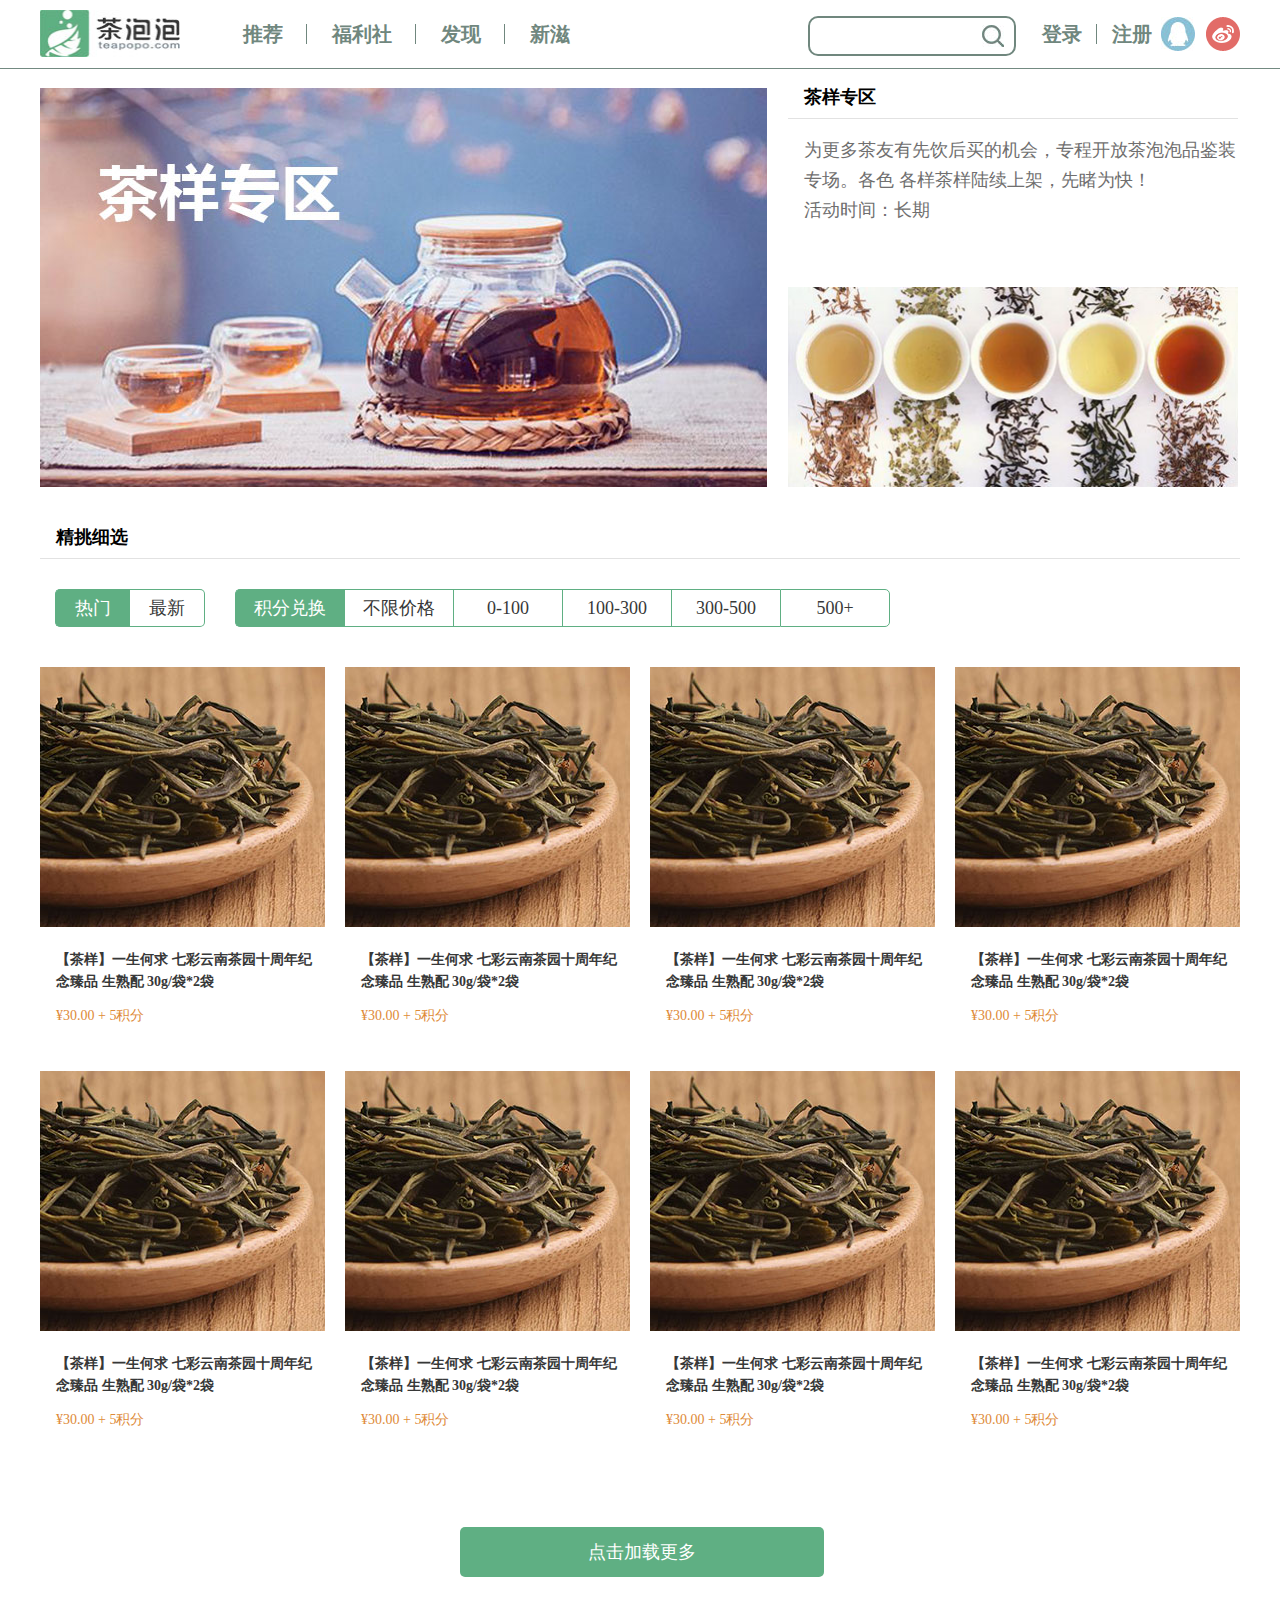
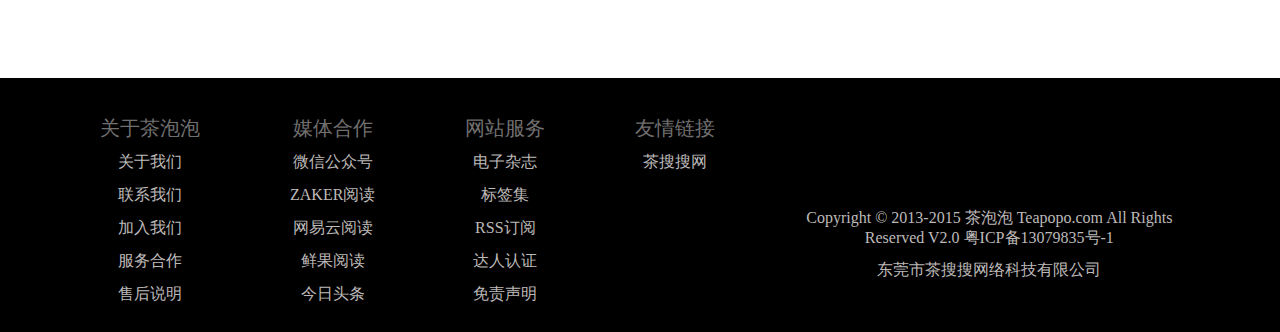
<file: index/fuli.html>
<!DOCTYPE html>
<html>
	<head>
		<meta charset="UTF-8">
		<title>福利社</title>
		<link rel="stylesheet" href="css/fuli.css" />
		<link rel="stylesheet" href="css/public.css" />
		<script src="js/jquery-1.11.1.min.js"></script>
	</head>
	<body>
		<!--nav头部-->
		<div id="box">
		</div>
		<!--茶样-->
		<div id="sample">
			<div class="sample-count clearfix">
				<div class="img-box">
					<img src="img/sample.jpg" alt="" />
				</div>
				<div class="samplec">
					<h2>茶样专区</h2>
					<p class="discribe">为更多茶友有先饮后买的机会，专程开放茶泡泡品鉴装专场。各色 各样茶样陆续上架，先睹为快！
					        <br> 活动时间：长期</p>
					<p class="img-discribe">
						<img src="img/sample1.jpg" alt="" />
					</p>
				</div>
			</div>
		</div>
		<!--精挑细选-->
		<div id="goods">
			<div class="goods-count">
				<h2>精挑细选</h2>
				<div class="select">
					<p class="p1">
						<a href="javascript:;">热门</a>
						<a href="javascript:;">最新</a>
					</p>
					<p class="p2">
						<a href="javascript:;">积分兑换</a>
						<a href="javascript:;">不限价格</a>
						<a href="javascript:;">0-100</a>
						<a href="javascript:;">100-300</a>
						<a href="javascript:;">300-500</a>
						<a href="javascript:;">500+</a>
					</p>
				</div>
				<div class="goodsc clearfix">
					<div class="goods-box">
						<a href="javascript:;"><img src="img/yang1.jpg" alt="" /></a>
						<p>【茶样】一生何求 七彩云南茶园十周年纪念臻品 生熟配 30g/袋*2袋</p>
						<p>¥30.00 + 5积分</p>
					</div>
					<div class="goods-box">
						<a href="javascript:;"><img src="img/yang1.jpg" alt="" /></a>
						<p>【茶样】一生何求 七彩云南茶园十周年纪念臻品 生熟配 30g/袋*2袋</p>
						<p>¥30.00 + 5积分</p>
					</div>
					<div class="goods-box">
						<a href="javascript:;"><img src="img/yang1.jpg" alt="" /></a>
						<p>【茶样】一生何求 七彩云南茶园十周年纪念臻品 生熟配 30g/袋*2袋</p>
						<p>¥30.00 + 5积分</p>
					</div>
					<div class="goods-box to0">
						<a href="javascript:;"><img src="img/yang1.jpg" alt="" /></a>
						<p>【茶样】一生何求 七彩云南茶园十周年纪念臻品 生熟配 30g/袋*2袋</p>
						<p>¥30.00 + 5积分</p>
					</div>
					<div class="goods-box">
						<a href="javascript:;"><img src="img/yang1.jpg" alt="" /></a>
						<p>【茶样】一生何求 七彩云南茶园十周年纪念臻品 生熟配 30g/袋*2袋</p>
						<p>¥30.00 + 5积分</p>
					</div>
					<div class="goods-box">
						<a href="javascript:;"><img src="img/yang1.jpg" alt="" /></a>
						<p>【茶样】一生何求 七彩云南茶园十周年纪念臻品 生熟配 30g/袋*2袋</p>
						<p>¥30.00 + 5积分</p>
					</div>
					<div class="goods-box">
						<a href="javascript:;"><img src="img/yang1.jpg" alt="" /></a>
						<p>【茶样】一生何求 七彩云南茶园十周年纪念臻品 生熟配 30g/袋*2袋</p>
						<p>¥30.00 + 5积分</p>
					</div>
					<div class="goods-box to0">
						<a href="javascript:;"><img src="img/yang1.jpg" alt="" /></a>
						<p>【茶样】一生何求 七彩云南茶园十周年纪念臻品 生熟配 30g/袋*2袋</p>
						<p>¥30.00 + 5积分</p>
					</div>
				</div>
				<div class="goods-more">
					<a href="javascript:;">点击加载更多</a>
				</div>
			</div>
		</div>	
		<!--底部-->
		<div id="footer">
		</div>	
		<!--回顶-->
		<div id="top0">
		</div>
	</body>
</html>
<script src="js/fuli.js"></script>
</file>
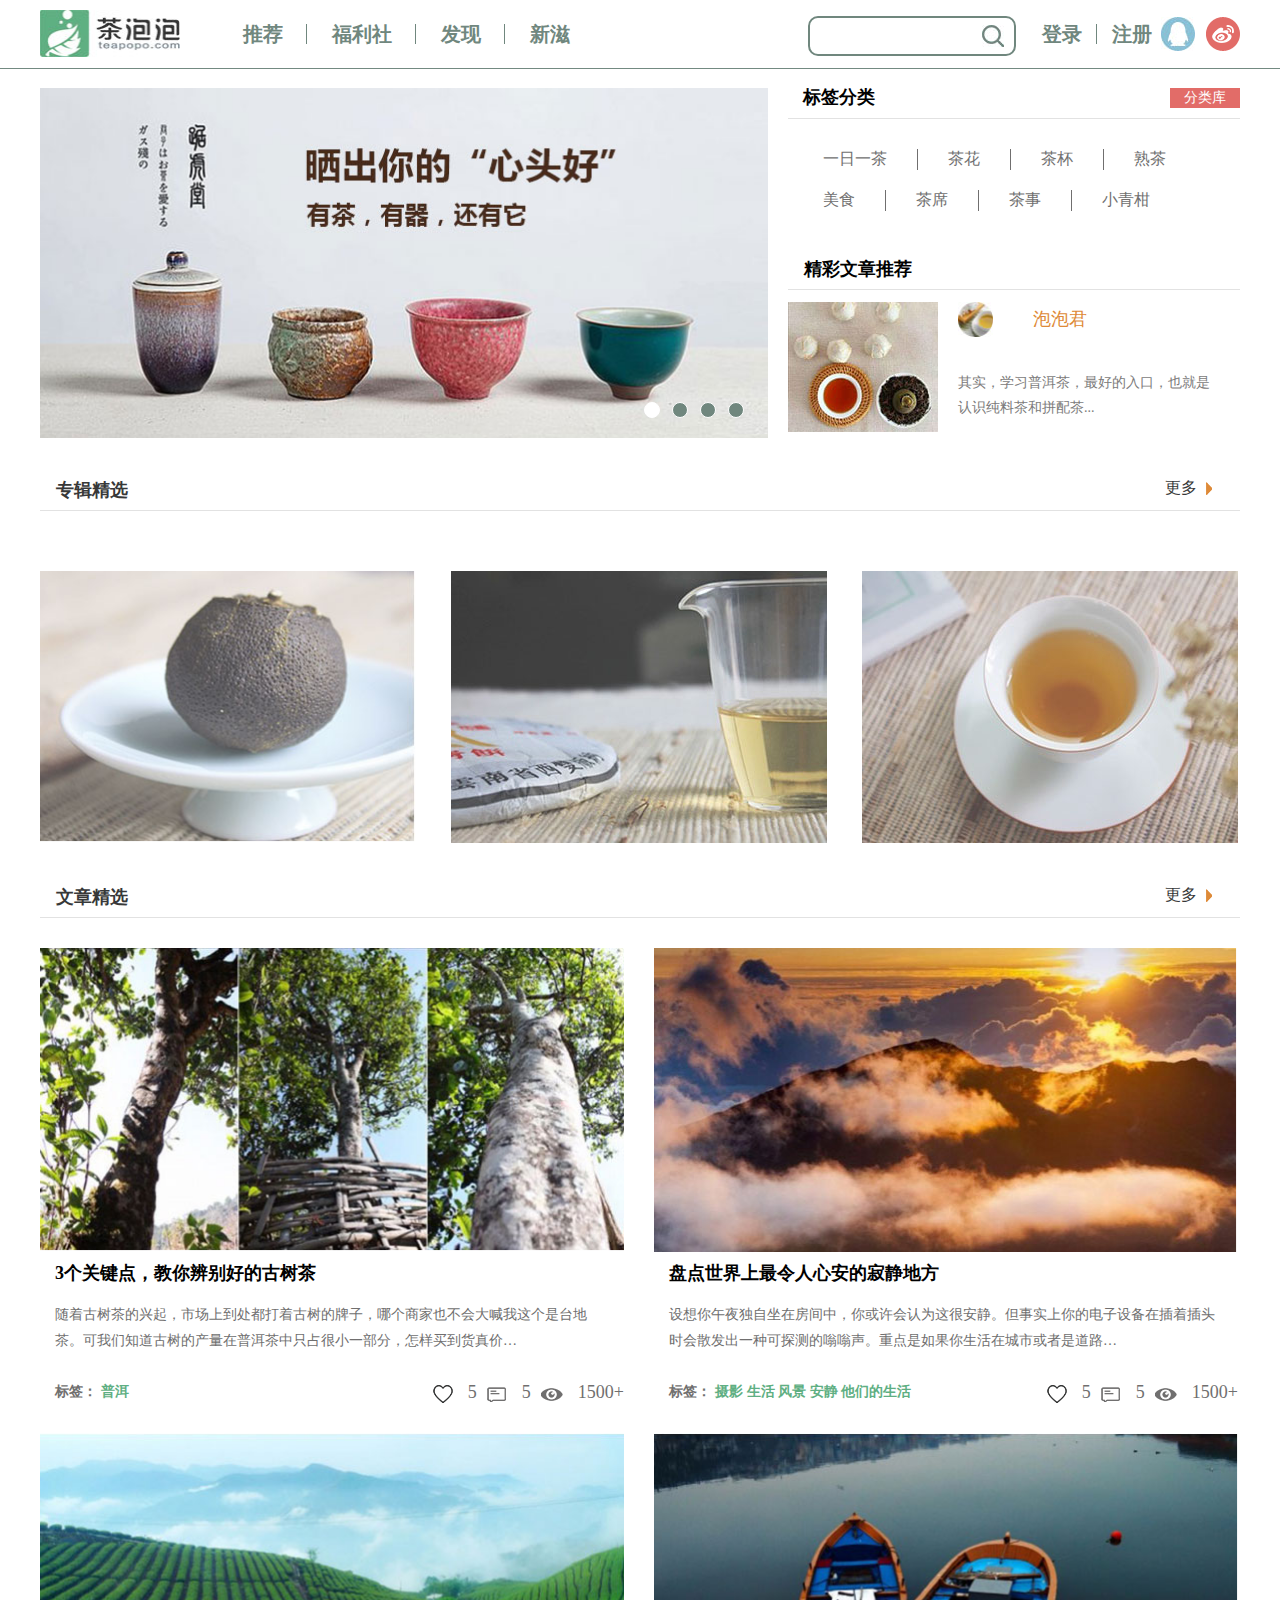
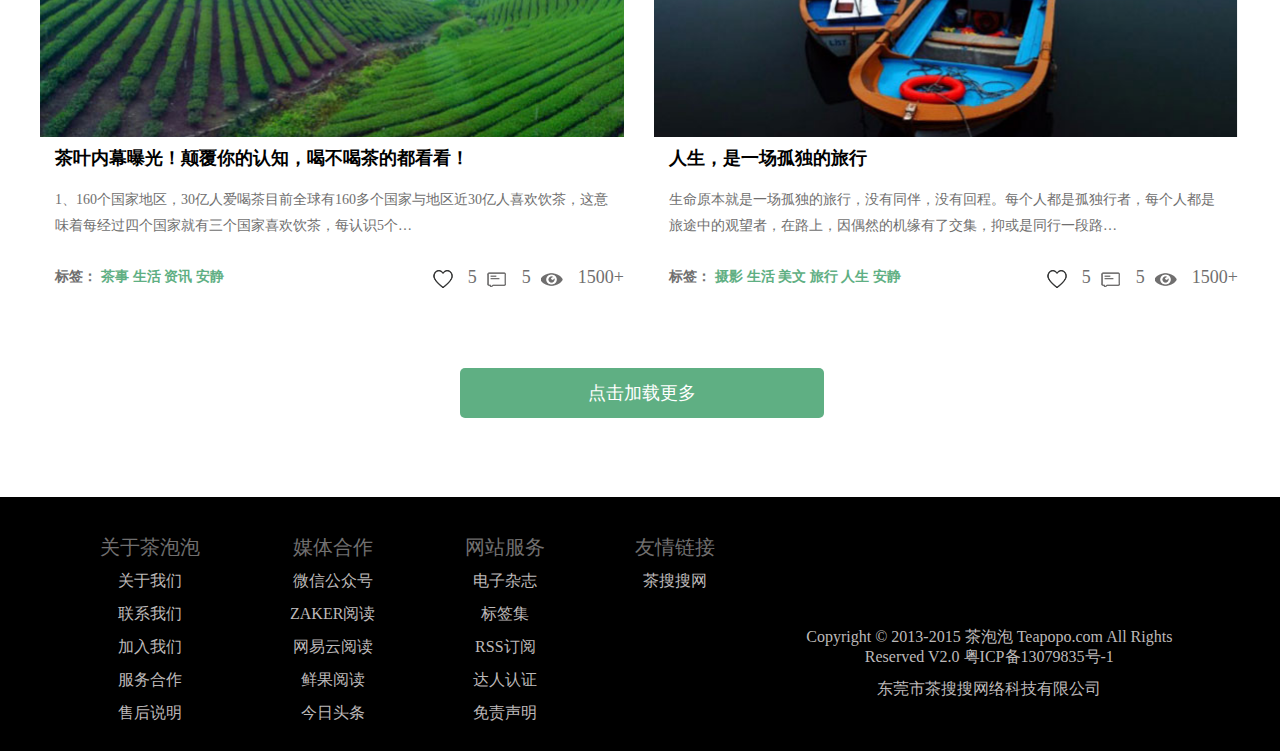
<file: index/message.html>
<!DOCTYPE html>
<html>
	<head>
		<meta charset="UTF-8">
		<title>新闻资讯</title>
	<link rel="stylesheet" href="css/message.css" />
	<link rel="stylesheet" href="css/public.css" />
	<script src="js/jquery-1.11.1.min.js"></script>
	</head>
	<body>
		<!--nav头部-->
		<div id="box">
		</div>
		<!--banner轮播图-->
		<div id="banner">
			<div class="bannercount">
				<div class="bannerc">
					<ul class="bigimg clearfix">
						<li><img src="img/ba1.jpg" alt="" /></li>
						<li><img src="img/ba2.jpg" alt="" /></li>
						<li><img src="img/ba3.jpg" alt="" /></li>
						<li><img src="img/ba4.jpg" alt="" /></li>
					</ul>
					<ul class="circle">
						<li></li>
						<li></li>
						<li></li>
						<li></li>
					</ul>
				</div>
				<div class="rightc">
					<div class="biaoqian">
						<div class="title">
							<h2>标签分类</h2>
							<a href="">分类库</a>
						</div>
						<ul class="list">
							<li><a href="javascript:;">一日一茶</a></li>
							<li><a href="javascript:;">茶花</a></li>
							<li><a href="javascript:;">茶杯</a></li>
							<li class="to0"><a href="javascript:;">熟茶</a></li>
							<li><a href="javascript:;">美食</a></li>
							<li><a href="javascript:;">茶席</a></li>
							<li><a href="javascript:;">茶事</a></li>
							<li class="to0"><a href="javascript:;">小青柑</a></li>
						</ul>
					</div>
					<div class="article">
						<h2>精彩文章推荐</h2>
						<div class="count clearfix">
							<img src="img/mm.jpg" alt="" />
							<div class="btcount clearfix">
								<p>
									<img src="img/y.jpg" alt="" />
									<a href="javascript:;">泡泡君</a>
								</p>
								<p>
									其实，学习普洱茶，最好的入口，也就是认识纯料茶和拼配茶...
								</p>
							</div>
						</div>
					</div>
				</div>
			</div>
		</div>
		<!--精品选择-->
		<div id="select">
			<div class="selectcount">
				<div class="title">
					<h2>专辑精选</h2>
					<a href="javascript:;" class="more-title">更多</a>
				</div>
				<div class="tubox clearfix">
					 <div class="tuboxc">
					 	<img src="img/select1.jpg" alt="" />
					 	<span>清新小青柑</span>
					 </div>
					  <div class="tuboxc">
					 	<img src="img/select2.jpg" alt="" />
					 	<span>普洱之魅</span>
					 </div>
					  <div class="tuboxc to0">
					 	<img src="img/select3.jpg" alt="" />
					 	<span>那些温暖的茶事</span>
					 </div>
				</div>
			</div>
		</div>
		<!--文章精选-->
		<div id="more-article">
			<div class="articlec">
				<div class="title">
					<h2>文章精选</h2>
					<a href="javascript:;">更多</a>
				</div>
				<div class="essay clearfix">
					<div class="essayc">
						<a href="javascript:;" class="tuarticle"><img src="img/cha.jpg" alt="" /></a>
						<p class="miaoshu">3个关键点，教你辨别好的古树茶</p>
						<p class="begin">
							<a href="javascript:;">随着古树茶的兴起，市场上到处都打着古树的牌子，哪个商家也不会大喊我这个是台地茶。可我们知道古树的产量在普洱茶中只占很小一部分，怎样买到货真价…</a>
						</p>
						<div class="bot clearfix">
							<p class="bot-left">
								<span>标签：</span>
								<span class="biaoqian">普洱</span>
							</p>
							<p class="bot-right">
								<a href="javascript:;"></a>
								<span>5</span>
								<a href="javascript:;"></a>
								<span>5</span>
								<a href="javascript:;"></a>
								<sapn>1500+</sapn>
							</p>
						</div>
					</div>
					<div class="essayc to0">
						<a href="javascript:;" class="tuarticle"><img src="img/ba4.jpg" alt="" /></a>
						<p class="miaoshu">盘点世界上最令人心安的寂静地方</p>
						<p class="begin">
							<a href="javascript:;">设想你午夜独自坐在房间中，你或许会认为这很安静。但事实上你的电子设备在插着插头时会散发出一种可探测的嗡嗡声。重点是如果你生活在城市或者是道路…</a>
						</p>
						<div class="bot clearfix">
							<p class="bot-left">
								<span>标签：</span>
								<span class="biaoqian">摄影  生活  风景  安静  他们的生活</span>
							</p>
							<p class="bot-right">
								<a href="javascript:;"></a>
								<span>5</span>
								<a href="javascript:;"></a>
								<span>5</span>
								<a href="javascript:;"></a>
								<sapn>1500+</sapn>
							</p>
						</div>
					</div>
					<div class="essayc">
						<a href="javascript:;" class="tuarticle"><img src="img/ba2.jpg" alt="" /></a>
						<p class="miaoshu">茶叶内幕曝光！颠覆你的认知，喝不喝茶的都看看！</p>
						<p class="begin">
							<a href="javascript:;">1、160个国家地区，30亿人爱喝茶目前全球有160多个国家与地区近30亿人喜欢饮茶，这意味着每经过四个国家就有三个国家喜欢饮茶，每认识5个…</a>
						</p>
						<div class="bot clearfix">
							<p class="bot-left">
								<span>标签：</span>
								<span class="biaoqian">茶事  生活  资讯  安静</span>
							</p>
							<p class="bot-right">
								<a href="javascript:;"></a>
								<span>5</span>
								<a href="javascript:;"></a>
								<span>5</span>
								<a href="javascript:;"></a>
								<sapn>1500+</sapn>
							</p>
						</div>
					</div>
					<div class="essayc to0">
						<a href="javascript:;" class="tuarticle"><img src="img/ba3.jpg" alt="" /></a>
						<p class="miaoshu">人生，是一场孤独的旅行</p>
						<p class="begin">
							<a href="javascript:;">生命原本就是一场孤独的旅行，没有同伴，没有回程。每个人都是孤独行者，每个人都是旅途中的观望者，在路上，因偶然的机缘有了交集，抑或是同行一段路…</a>
						</p>
						<div class="bot clearfix">
							<p class="bot-left">
								<span>标签：</span>
								<span class="biaoqian"> 摄影  生活  美文  旅行  人生  安静</span>
							</p>
							<p class="bot-right">
								<a href="javascript:;"></a>
								<span>5</span>
								<a href="javascript:;"></a>
								<span>5</span>
								<a href="javascript:;"></a>
								<sapn>1500+</sapn>
							</p>
						</div>
					</div>
				</div>
				<div class="login-more">
					<a href="javascript:;">点击加载更多</a>
				</div>
			</div>
		</div>
		<!--底部-->
		<div id="footer">
		</div>	
		<!--回顶-->
		<div id="top0">
		</div>
	</body>
</html>
<script src="js/public.js"></script>
<script src="js/message.js"></script>
</file>
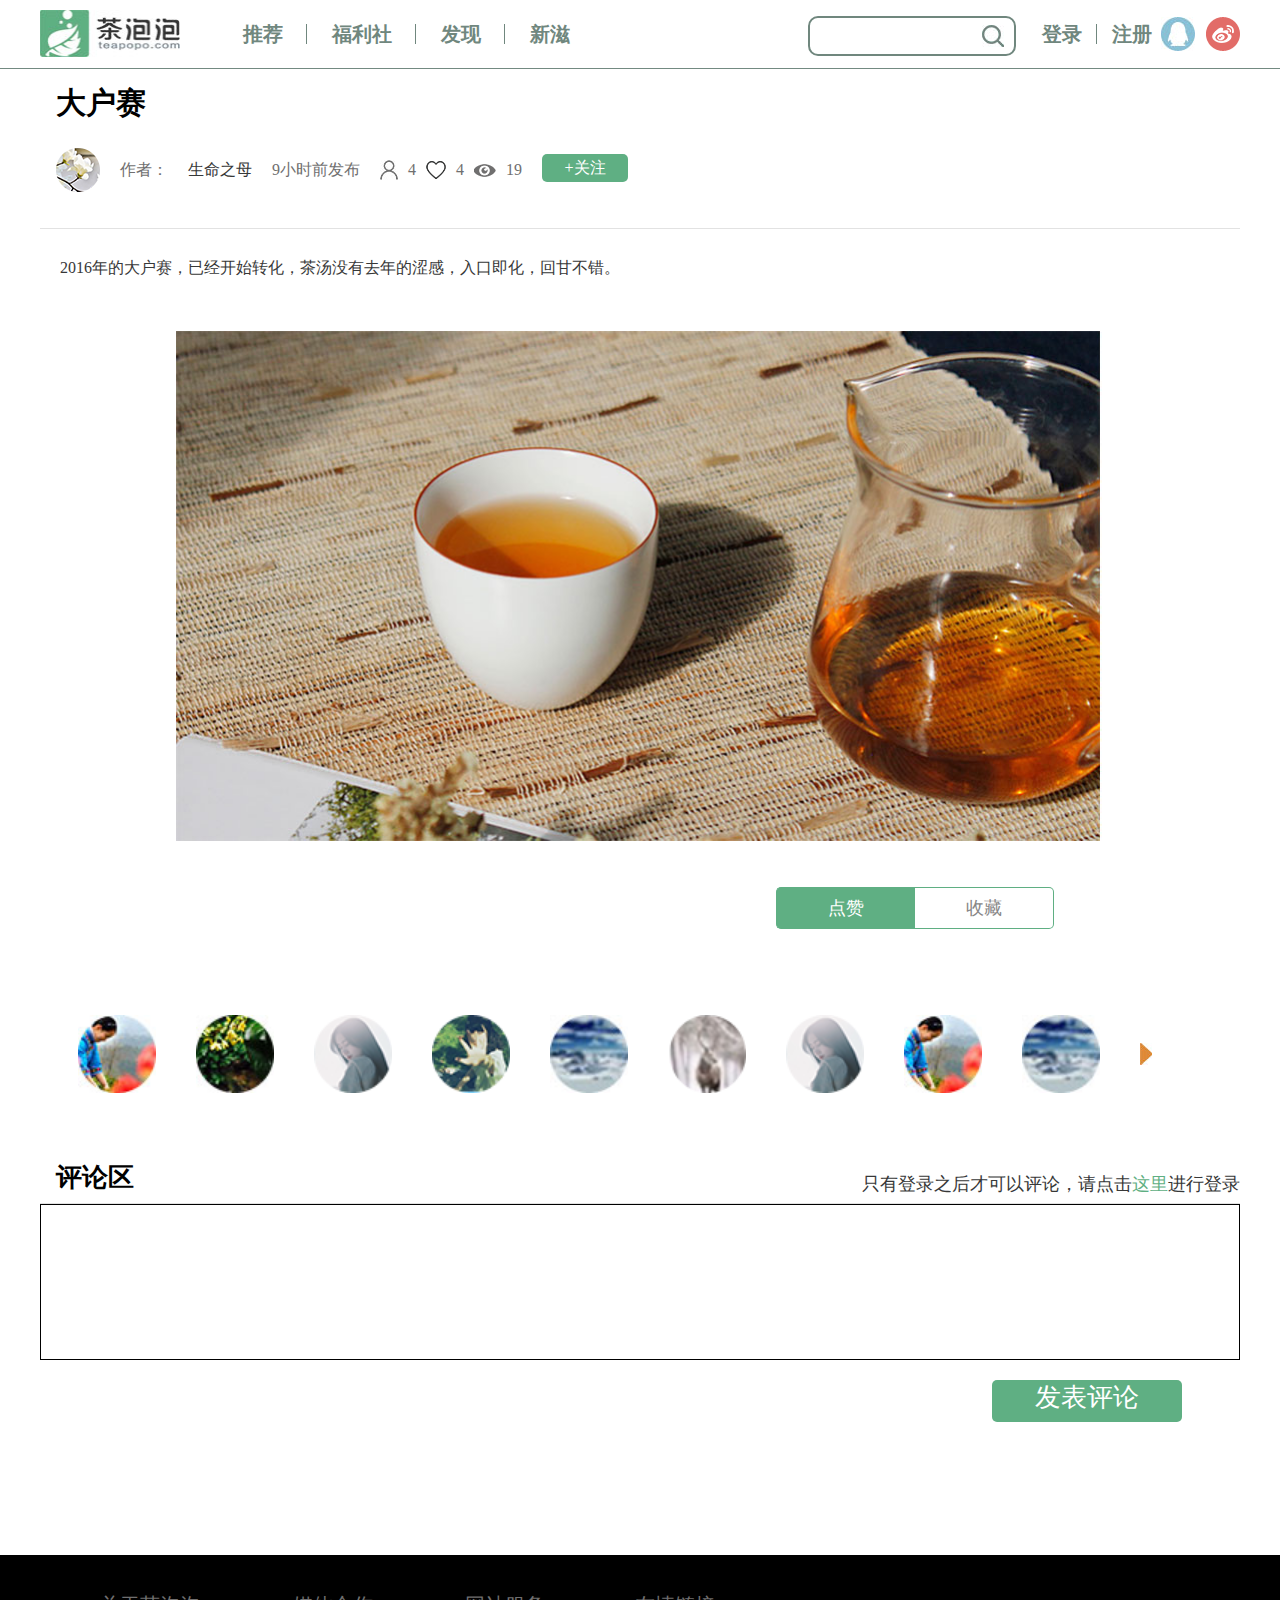
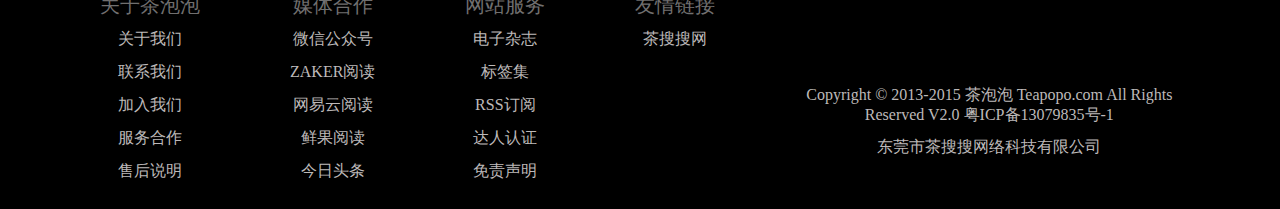
<file: index/publish.html>
<!DOCTYPE html>
<html>
	<head>
		<meta charset="UTF-8">
		<title>用户发布页面</title>
		<link rel="stylesheet" href="css/public.css" />
		<link rel="stylesheet" href="css/publish.css" />
		<script src="js/jquery-1.11.1.min.js"></script>
	</head>
	<body>
		<!--nav头部-->
		<div id="box">
		</div>
		<!--大户赛-->
		<div id="play">
			<div class="play-count">
				<h2>大户赛</h2>
				<p>
					<img src="img/people.png" alt="" />
					<span>作者：</span>
					<a href="javascript:;">生命之母</a>
					<span>9小时前发布</span>
					<span></span>
					<span>4</span>
					<span></span>
					<span>4</span>
					<span></span>
					<span>19</span>
					<a href="javascript:;">+关注</a>
				</p>
			</div>
		</div>
		<!--内容-->
		<div id="content">
			<div class="contentc">
				<span class="title">2016年的大户赛，已经开始转化，茶汤没有去年的涩感，入口即化，回甘不错。</span>
				<img src="img/nb.jpg" alt="" />
				<p class="click">
					<a href="javascript:;">点赞</a>
					<a href="javascript:;">收藏</a>
				</p>
			</div>
		</div>
		 <!--用户头像-->
        <div id="user">
        	<div class="userimg">
        		<div class="imgmask">
	        		<ul class="userbox">
	        			<li><img src="images/r1.png" alt="" /></li>
	        			<li><img src="images/r2.png" alt="" /></li>
	        			<li><img src="images/r3.png" alt="" /></li>
	        			<li><img src="images/r4.png" alt="" /></li>
	        			<li><img src="images/r5.png" alt="" /></li>
	        			<li><img src="images/r1.png" alt="" /></li>
	        			<li><img src="images/r6.png" alt="" /></li>
	        			<li><img src="images/r4.png" alt="" /></li>
	        			<li><img src="images/r2.png" alt="" /></li>
	        			<li><img src="images/r1.png" alt="" /></li>
	        		</ul>
        		</div>
					<a href="javascript:;" class="toright"></a>
        	</div>
        </div>			
		<!--评论-->
		<div id="comment">
			<div class="commentc">
				<div class="title">
					<h2>评论区</h2>
					<p>
						只有登录之后才可以评论，请点击<a href="javascript:;" style="color:#5faf83">这里</a>进行登录
					</p>
				</div>
				<div class="comment-box" contenteditable="true">
					
				</div>
				<a href="javascript:;" class="fabiao">
					发表评论
				</a>
			</div>
		</div>	
		<!--底部-->
		<div id="footer">
		</div>	
		<!--回顶-->
		<div id="top0">
		</div>
	</body>
</html>
<script src="js/publish.js"></script>
</file>
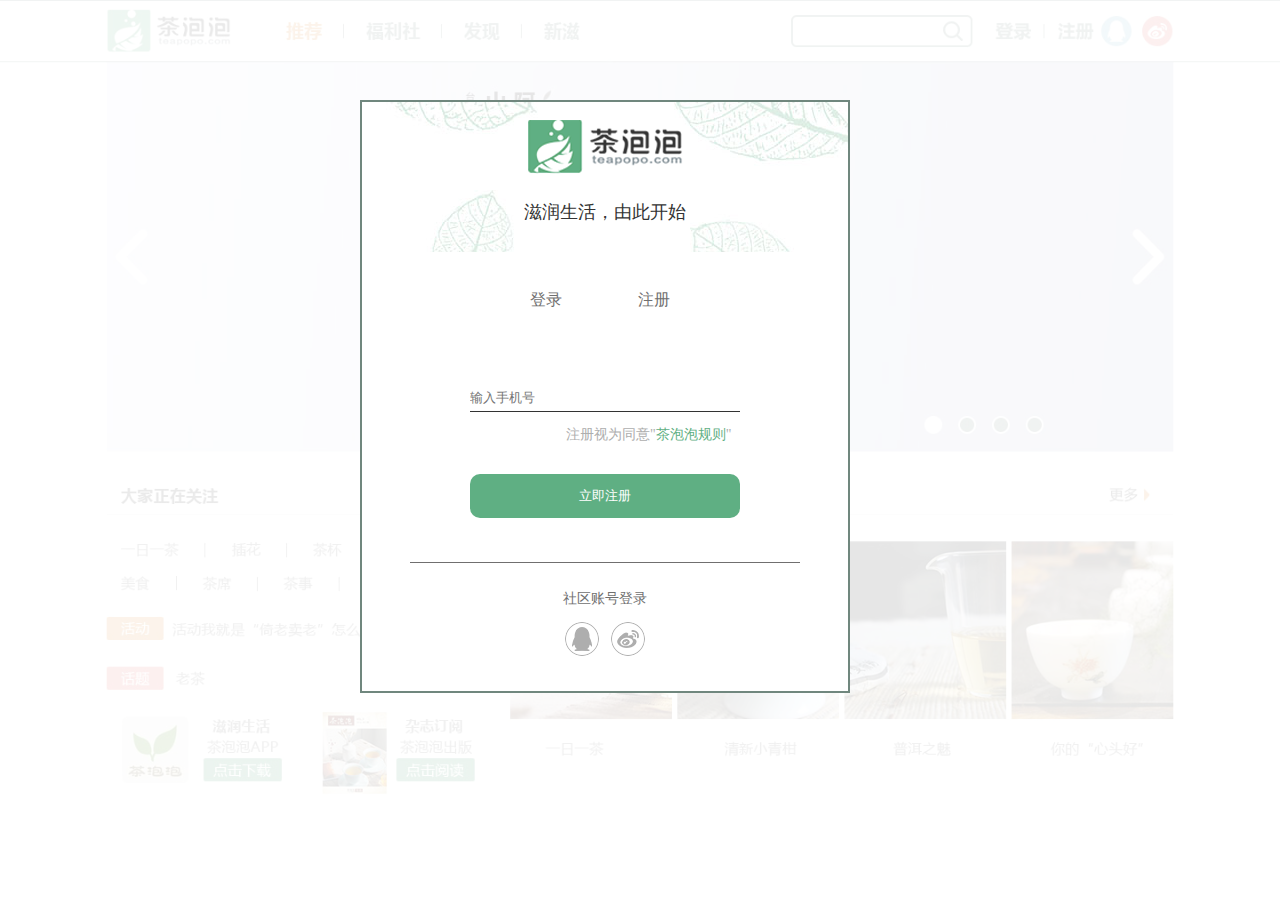
<file: index/zuce.html>
<!DOCTYPE html>
<html>
	<head>
		<meta charset="UTF-8">
		<title>登录注册</title>
		<link rel="stylesheet" href="css/zuce.css" />
		<script src="js/jquery-1.11.1.min.js"></script>
	</head>
	<body>
		<div id="back">
			<img src="images/zuce.jpg" alt="图片加载失败！" class="topa"/>
			<div id="bg">
				<div id="header">
					<h1>
						<img src="images/logo.png" alt="" />
					</h1>
					<p>滋润生活，由此开始</p>
				</div>
				<!--main用于装页面的主要内容，注册登录页面的切换-->		
				<div id="main">
					
					<div id="content">
						<div class="top">
							<a class="dl" href="javascript:;">登录</a>
							<a class="zuce" href="javascript:;">注册</a>
						</div>
						<span class="shouji-check"></span>			
						<input type="text" name="phone" class="phone" placeholder="输入手机号"/>
						
						<p class="rules">
							注册视为同意"<a href="javascript:;">茶泡泡规则</a>"
						</p>
						<input type="submit" class="btn" value="立即注册"/>
						<span class="bta"></span>
					</div>
					<div id="footer">
						<p class="foot">社区账号登录</p>
						<div class="tubiao">
							<a href="javascript:;" class="qq"></a>
							<a href="javascript:;" class="wb"></a>
						</div>
					</div>
					
				</div>
				<!--注册页面-->
				<div id="zuce-main">
					<div class="top clearfix">
						<a class="dl" href="javascript:;">登录</a>
						<a class="zuce" href="javascript:;">注册</a>
					</div>
					<span class="check"></span>
					<p><input type="text" class="name" placeholder="请输入用户名"/></p>
					<p><input type="password" class="pwd" placeholder="请输入密码"/></p>
					<p><input type="password" class="Qpwd" placeholder="确认密码"/></p>
					<p>
						<input type="text" class="number" placeholder="请输入图形验证码"/>
						<a class="changenum" href="javascript:;">1234</a>
					</p>
					<p>
						<input type="text" class="phonenum" placeholder="请输入短信验证码"/>
						<span>免费获取验证码</span>
					</p>
					<p><input type="submit" class="userbtn" value="完成注册"/></p>
				</div>
				<!--登录页面-->
				<div id="login">
					<div class="loginc">
						
						<div class="top clearfix">
							<a class="dl" href="javascript:;">登录</a>
							<a class="zuce" href="javascript:;">注册</a>
						</div>
						<span class="login-check"></span>
						<p><input type="text" class="uname" placeholder="请输入用户名"/></p>
						<p><input type="password" class="upwd" placeholder="请输入密码密码"/></p>
						<p class="clearfix">
							<a href="javascript:;" class="selflogin"></a>
							<span>自动登录</span>
							<a href="javascript:;" class="forget">忘记密码</a>
						</p>
						<p><input type="submit" class="loginbtn" value="登录"/></p>
					</div>
					<div id="footer">
						<p class="foot">社区账号登录</p>
						<div class="tubiao">
							<a href="javascript:;" class="qq"></a>
							<a href="javascript:;" class="wb"></a>
						</div>
					</div>
				</div>
			</div>
			
		</div>
	</body>
</html>
<script src="js/zuce.js"></script>
</file>
<file: css/index.css>
html, body, ol, ul, li, h1, h2, h3, h4, h5, h6, p, dl, dt, dd, form, legend, input, fieldset, form {
  margin: 0;
  padding: 0; }

h1, h2, h3, h4, h5, h6 {
  font-size: 16px;
  font-weight: 100; }

a, u {
  text-decoration: none; }

i, em {
  font-style: normal; }

b, strong {
  font-weight: 100; }

li, ul, ol {
  list-style: none; }

img {
  border: 0;
  display: block; }

.clearfix:after {
  content: ".";
  clear: both;
  height: 0;
  display: block;
  overflow: hidden;
  visibility: hidden; }

.public, #nav .navcount, #banner .bncount, #focus .focuscount, #fuli .fulicount, #tiezi .tiezicount, #footer .footercount {
  margin: 0 auto;
  width: 1200px; }

#box {
  height: 68px;
  margin-bottom: 20px; }

#nav {
  height: 68px;
  width: 100%;
  background: #fff;
  border-bottom: 1px solid #738a81; }
  #nav .navcount {
    height: 68px; }
    #nav .navcount h1 {
      height: 47px;
      width: 140px;
      float: left;
      margin-top: 10px; }
      #nav .navcount h1 a {
        display: block;
        height: 100%;
        width: 100%; }
        #nav .navcount h1 a img {
          height: 100%;
          width: 100%; }
  #nav li {
    float: left;
    padding-left: 25px;
    margin-top: 24px;
    font-weight: 900; }
    #nav li a {
      border-right: 1px solid #70877e;
      display: block;
      font-size: 20px;
      line-height: 20px;
      text-align: center;
      color: #70877e;
      padding-right: 23px; }
      #nav li a:hover {
        color: #de8a38; }
    #nav li .to0 {
      border: none;
      margin: 0;
      padding: 0; }
  #nav .li1 {
    margin-left: 63px;
    padding-left: 0; }
  #nav .search {
    margin-top: 16px;
    float: left;
    margin-left: 238px;
    height: 36px;
    width: 204px;
    border: 2px solid #70877e;
    border-radius: 10px;
    padding: 0.2px 0; }
    #nav .search input {
      outline: none; }
    #nav .search input:first-child {
      width: 162px;
      height: 35px;
      float: left;
      border: none;
      border-radius: 11px 0 0 10px; }
    #nav .search input:last-child {
      width: 42px;
      height: 100%;
      float: left;
      border: none;
      border-radius: 0 10px 10px 0;
      background: url(../images/search.jpg) no-repeat center; }
  #nav .denglu {
    float: left;
    margin: 24px 0 0 26px;
    border-right: 1px solid #70877e;
    padding-right: 14px; }
    #nav .denglu a {
      display: block;
      font-weight: 900;
      font-size: 20px;
      line-height: 20px;
      color: #70877e; }
      #nav .denglu a:hover {
        color: #de8a38; }
  #nav .zuce {
    float: left;
    margin-top: 24px;
    margin-left: 15px; }
    #nav .zuce a {
      display: block;
      font-weight: 900;
      font-size: 20px;
      line-height: 20px;
      color: #70877e; }
      #nav .zuce a:hover {
        color: #de8a38; }
  #nav .qq {
    float: left;
    margin-top: 17px;
    margin-left: 9px;
    margin-right: 11px; }
  #nav .weibo {
    float: left;
    margin-top: 17px; }

#banner {
  height: 438px; }
  #banner .bncount {
    height: 438px;
    background: red;
    position: relative; }
    #banner .bncount .left {
      display: none;
      height: 62px;
      width: 36px;
      background: url(../images/left.png) no-repeat center;
      position: absolute;
      top: 188px;
      left: 10px;
      z-index: 2;
      opacity: 0.7; }
    #banner .bncount .right {
      display: none;
      height: 62px;
      width: 36px;
      background: url(../images/right.png) no-repeat center;
      position: absolute;
      top: 188px;
      right: 10px;
      z-index: 2;
      opacity: 0.7; }
    #banner .bncount .index {
      position: absolute;
      bottom: 20px;
      right: 145px;
      height: 20px; }
      #banner .bncount .index li {
        display: block;
        height: 16px;
        width: 16px;
        border: 2px solid #fff;
        background: #70877e;
        border-radius: 50%;
        float: left;
        margin-right: 18px; }
      #banner .bncount .index .active {
        background: #fff; }
    #banner .bncount .imgs {
      height: 438px;
      width: 100%;
      position: absolute; }
      #banner .bncount .imgs img {
        display: block;
        height: 100%;
        width: 100%;
        position: absolute; }

#focus {
  height: 388px;
  margin-top: 39px; }
  #focus .focuscount {
    height: 388px; }
    #focus .focuscount .biaoqian {
      height: 388px;
      width: 415px;
      float: left; }
      #focus .focuscount .biaoqian .focustitle {
        height: 30px;
        border-bottom: 1px solid #e2e2e2;
        padding-left: 16px; }
        #focus .focuscount .biaoqian .focustitle h2 {
          width: 110px;
          color: #373838;
          font-size: 18px;
          font-weight: 900;
          line-height: 18px;
          float: left; }
        #focus .focuscount .biaoqian .focustitle a {
          display: block;
          height: 20px;
          width: 70px;
          background: #e26c68;
          color: #fefefe;
          float: right;
          text-align: center;
          line-height: 20px; }
      #focus .focuscount .biaoqian .bqcount {
        height: 327px;
        padding-top: 30px; }
        #focus .focuscount .biaoqian .bqcount .list {
          margin-left: 16px; }
        #focus .focuscount .biaoqian .bqcount li {
          float: left;
          padding-right: 30px;
          margin-bottom: 20px; }
          #focus .focuscount .biaoqian .bqcount li a {
            display: block;
            color: #706f6f;
            line-height: 16px;
            font-size: 16px;
            border-right: 1px solid #706f6f;
            padding-right: 30px; }
            #focus .focuscount .biaoqian .bqcount li a:hover {
              color: #e09245; }
        #focus .focuscount .biaoqian .bqcount .to0 {
          padding-right: 0; }
          #focus .focuscount .biaoqian .bqcount .to0 a {
            border: 0;
            padding-right: 0; }
        #focus .focuscount .biaoqian .bqcount .play {
          margin-top: 10px;
          margin-bottom: 30px; }
          #focus .focuscount .biaoqian .bqcount .play span:first-child {
            display: block;
            height: 26px;
            width: 64px;
            border-radius: 2px;
            background: #de8a38;
            color: #fff;
            text-align: center;
            font-size: 16px;
            float: left; }
          #focus .focuscount .biaoqian .bqcount .play span:last-child {
            float: right;
            display: block;
            font-size: 16px;
            color: #7a7979; }
        #focus .focuscount .biaoqian .bqcount .topic {
          margin-bottom: 30px; }
          #focus .focuscount .biaoqian .bqcount .topic span:first-child {
            display: block;
            height: 26px;
            width: 64px;
            border-radius: 2px;
            background: #e26c68;
            color: #fff;
            text-align: center;
            font-size: 16px;
            float: left; }
          #focus .focuscount .biaoqian .bqcount .topic span:last-child {
            float: left;
            display: block;
            font-size: 16px;
            color: #7a7979;
            margin-left: 14px; }
        #focus .focuscount .biaoqian .bqcount .load {
          height: 87px;
          padding-left: 17px; }
          #focus .focuscount .biaoqian .bqcount .load .loadleft {
            float: left; }
            #focus .focuscount .biaoqian .bqcount .load .loadleft img {
              display: block;
              float: left;
              margin-right: 17px; }
            #focus .focuscount .biaoqian .bqcount .load .loadleft .leftc {
              float: left;
              text-align: center; }
              #focus .focuscount .biaoqian .bqcount .load .loadleft .leftc span, #focus .focuscount .biaoqian .bqcount .load .loadleft .leftc a {
                display: block;
                font-size: 16px; }
              #focus .focuscount .biaoqian .bqcount .load .loadleft .leftc span:first-child {
                color: #706f6f;
                line-height: 25px; }
              #focus .focuscount .biaoqian .bqcount .load .loadleft .leftc span:nth-child(2) {
                color: #706f6f;
                line-height: 25px; }
              #focus .focuscount .biaoqian .bqcount .load .loadleft .leftc a {
                height: 26px;
                width: 88px;
                background: #459669;
                color: #fff;
                text-align: center;
                border-radius: 2px; }
          #focus .focuscount .biaoqian .bqcount .load .loadright {
            float: right; }
            #focus .focuscount .biaoqian .bqcount .load .loadright img {
              display: block;
              float: left;
              margin-right: 11px; }
            #focus .focuscount .biaoqian .bqcount .load .loadright .rightc {
              float: left; }
              #focus .focuscount .biaoqian .bqcount .load .loadright .rightc span, #focus .focuscount .biaoqian .bqcount .load .loadright .rightc a {
                display: block; }
              #focus .focuscount .biaoqian .bqcount .load .loadright .rightc span:first-child {
                color: #706f6f;
                line-height: 25px; }
              #focus .focuscount .biaoqian .bqcount .load .loadright .rightc span:nth-child(2) {
                color: #706f6f;
                line-height: 25px; }
              #focus .focuscount .biaoqian .bqcount .load .loadright .rightc a {
                height: 26px;
                width: 88px;
                background: #459669;
                color: #fff;
                text-align: center;
                border-radius: 2px; }
    #focus .focuscount .more {
      height: 388px;
      width: 746px;
      float: right; }
      #focus .focuscount .more .moreR {
        border-bottom: 1px solid #e2e2e2;
        height: 30px;
        width: 750px; }
        #focus .focuscount .more .moreR h2 {
          color: #373838;
          font-size: 18px;
          font-weight: 900;
          margin-left: 20px;
          float: left; }
        #focus .focuscount .more .moreR span a {
          display: block;
          float: right;
          font-size: 16px;
          color: #373838;
          padding-right: 15px;
          margin-right: 28px;
          text-align: center;
          border-radius: 2px;
          background: url(../images/jt.png) no-repeat right center; }
      #focus .focuscount .more .moretu {
        width: 182px;
        float: left;
        margin-right: 6px;
        margin-top: 28px;
        text-align: center; }
        #focus .focuscount .more .moretu a {
          display: block;
          height: 200px;
          overflow: hidden; }
        #focus .focuscount .more .moretu span a {
          display: block;
          color: #7a7979;
          margin-top: 26px; }
          #focus .focuscount .more .moretu span a:hover {
            color: orange; }
      #focus .focuscount .more .to0 {
        margin-right: 0; }

#fuli {
  height: 740px; }
  #fuli .fulicount {
    height: 100%; }
    #fuli .fulicount .title {
      height: 32px;
      border-bottom: 1px solid #e2e2e2;
      margin-bottom: 30px; }
      #fuli .fulicount .title h2 {
        color: #373838;
        font-size: 18px;
        font-weight: 900;
        margin-left: 16px;
        float: left; }
      #fuli .fulicount .title a {
        display: block;
        float: right;
        font-size: 16px;
        color: #373838;
        padding-right: 15px;
        margin-right: 28px;
        text-align: center;
        border-radius: 2px;
        background: url(../images/jt.png) no-repeat right center; }
    #fuli .fulicount .vip {
      height: 306px;
      margin-bottom: 40px; }
      #fuli .fulicount .vip .img {
        height: 306px;
        width: 758px;
        overflow: hidden;
        position: relative;
        float: left; }
        #fuli .fulicount .vip .img img {
          height: 100%;
          width: 100%;
          position: absolute;
          top: 0;
          left: 0; }
        #fuli .fulicount .vip .img span {
          position: absolute;
          color: #373738;
          font-size: 36px;
          line-height: 36px;
          top: 122px;
          left: 208px;
          z-index: 2; }
      #fuli .fulicount .vip .word {
        float: right;
        width: 434px;
        text-align: center;
        padding-top: 22px; }
        #fuli .fulicount .vip .word p:nth-child(1) {
          color: 24px;
          font-size: 24px;
          line-height: 24px;
          font-weight: 900;
          margin-bottom: 16px; }
        #fuli .fulicount .vip .word p:nth-child(2) {
          color: #706f6f;
          font-size: 16px;
          margin-bottom: 25px; }
        #fuli .fulicount .vip .word p:nth-child(3) {
          color: #de8a38;
          font-size: 30px;
          font-weight: 900;
          line-height: 30px;
          margin-bottom: 40px; }
        #fuli .fulicount .vip .word P:last-child {
          height: 128px;
          overflow: hidden; }
        #fuli .fulicount .vip .word a {
          display: block;
          float: left; }
        #fuli .fulicount .vip .word a:last-child {
          float: right; }
    #fuli .fulicount .xiaow {
      height: 306px; }
      #fuli .fulicount .xiaow .img {
        height: 306px;
        width: 758px;
        overflow: hidden;
        position: relative;
        float: left; }
        #fuli .fulicount .xiaow .img img {
          height: 100%;
          width: 100%;
          position: absolute;
          top: 0;
          left: 0; }
        #fuli .fulicount .xiaow .img span {
          position: absolute;
          color: #373738;
          font-size: 36px;
          line-height: 36px;
          top: 122px;
          left: 208px;
          z-index: 2; }
      #fuli .fulicount .xiaow .word {
        float: right;
        width: 434px;
        text-align: center;
        padding-top: 40px; }
        #fuli .fulicount .xiaow .word p:nth-child(1) {
          color: 24px;
          font-size: 24px;
          line-height: 24px;
          font-weight: 900;
          margin-bottom: 25px; }
        #fuli .fulicount .xiaow .word p:nth-child(2) {
          color: #de8a38;
          font-size: 30px;
          font-weight: 900;
          line-height: 30px;
          margin-bottom: 60px; }
        #fuli .fulicount .xiaow .word P:last-child {
          height: 128px;
          overflow: hidden; }
        #fuli .fulicount .xiaow .word a {
          display: block;
          float: left; }
        #fuli .fulicount .xiaow .word a:last-child {
          float: right; }

#tiezi {
  height: 1262px; }
  #tiezi .tiezicount {
    height: 1262px; }
    #tiezi .tiezicount .title {
      height: 32px;
      border-bottom: 1px solid #e2e2e2;
      margin-bottom: 30px; }
      #tiezi .tiezicount .title h2 {
        color: #373838;
        font-size: 18px;
        font-weight: 900;
        margin-left: 16px;
        float: left; }
      #tiezi .tiezicount .title a {
        display: block;
        float: right;
        font-size: 16px;
        color: #373838;
        padding-right: 15px;
        margin-right: 28px;
        text-align: center;
        border-radius: 2px;
        background: url(../images/jt.png) no-repeat right center; }
    #tiezi .tiezicount .count {
      margin-top: 30px; }
      #tiezi .tiezicount .count .tucount {
        height: 566px;
        width: 380px;
        margin-right: 30px;
        float: left; }
        #tiezi .tiezicount .count .tucount .tua {
          display: block;
          overflow: hidden;
          height: 300px;
          width: 380px; }
        #tiezi .tiezicount .count .tucount .ren {
          margin: 26px 0 17px 18px;
          height: 50px; }
          #tiezi .tiezicount .count .tucount .ren a {
            display: block;
            float: left;
            margin-right: 20px; }
          #tiezi .tiezicount .count .tucount .ren span {
            color: #e09245;
            font-size: 16px;
            line-height: 16px;
            display: block;
            float: left;
            margin-top: 20px; }
        #tiezi .tiezicount .count .tucount .describe {
          letter-spacing: 0.5px;
          font-size: 16px;
          margin-left: 17px;
          color: #373838;
          font-weight: 900;
          line-height: 28px;
          margin-bottom: 16px;
          margin-right: 15px; }
        #tiezi .tiezicount .count .tucount li {
          float: left;
          color: #373838;
          font-size: 16px;
          line-height: 16px;
          font-weight: 900; }
        #tiezi .tiezicount .count .tucount li:first-child {
          margin-left: 17px; }
        #tiezi .tiezicount .count .tucount li a {
          display: block; }
        #tiezi .tiezicount .count .tucount li:nth-child(4) {
          margin-left: 105px;
          margin-right: 18px; }
      #tiezi .tiezicount .count .to0 {
        margin: 0; }

#footer {
  min-height: 254px;
  background: #000; }
  #footer .footercount {
    height: 100%;
    padding-top: 40px; }
    #footer .footercount .aboutus {
      float: left;
      text-align: center;
      margin-left: 60px; }
      #footer .footercount .aboutus a {
        font-size: 16px;
        color: #bdb9b9;
        line-height: 20px;
        margin-bottom: 13px; }
      #footer .footercount .aboutus li {
        margin-bottom: 13px; }
      #footer .footercount .aboutus li:first-of-type a {
        margin-bottom: 20px;
        font-size: 20px;
        color: #706f6f;
        line-height: 20px; }
    #footer .footercount .partner {
      margin-left: 90px;
      float: left;
      text-align: center; }
      #footer .footercount .partner a {
        font-size: 16px;
        color: #bdb9b9;
        line-height: 20px;
        margin-bottom: 13px; }
      #footer .footercount .partner li {
        margin-bottom: 13px; }
      #footer .footercount .partner li:first-of-type a {
        margin-bottom: 20px;
        font-size: 20px;
        color: #706f6f;
        line-height: 20px; }
    #footer .footercount .service {
      margin-left: 90px;
      float: left;
      text-align: center; }
      #footer .footercount .service a {
        font-size: 16px;
        color: #bdb9b9;
        line-height: 20px;
        margin-bottom: 13px; }
      #footer .footercount .service li {
        margin-bottom: 13px; }
      #footer .footercount .service li:first-of-type a {
        margin-bottom: 20px;
        font-size: 20px;
        color: #706f6f;
        line-height: 20px; }
    #footer .footercount .friendlink {
      float: left;
      text-align: center;
      margin-left: 90px;
      margin-right: 90px; }
      #footer .footercount .friendlink a {
        font-size: 16px;
        color: #bdb9b9;
        line-height: 20px;
        margin-bottom: 13px; }
      #footer .footercount .friendlink li {
        margin-bottom: 13px; }
      #footer .footercount .friendlink li:first-of-type a {
        margin-bottom: 20px;
        font-size: 20px;
        color: #706f6f;
        line-height: 20px; }
    #footer .footercount .beian {
      width: 368px;
      margin-top: 90px;
      float: left;
      text-align: center; }
      #footer .footercount .beian p {
        color: #bdb9b9;
        font-size: 16px;
        line-height: 20px;
        margin-bottom: 12px; }

#to-top {
  height: 52px;
  width: 52px;
  position: fixed;
  bottom: 270px;
  right: 50px;
  background: url(../images/top.png);
  background-size: cover;
  opacity: .1;
  display: none; }

/*# sourceMappingURL=index.css.map */
</file>
<file: index/css/index.css>
html, body, ol, ul, li, h1, h2, h3, h4, h5, h6, p, dl, dt, dd, form, legend, input, fieldset, form {
  margin: 0;
  padding: 0; }

h1, h2, h3, h4, h5, h6 {
  font-size: 16px;
  font-weight: 100; }

a, u {
  text-decoration: none; }

i, em {
  font-style: normal; }

b, strong {
  font-weight: 100; }

li, ul, ol {
  list-style: none; }

img {
  border: 0;
  display: block; }

.clearfix:after {
  content: ".";
  clear: both;
  height: 0;
  display: block;
  overflow: hidden;
  visibility: hidden; }

.public, #nav .navcount, #banner .bncount, #focus .focuscount, #fuli .fulicount, #tiezi .tiezicount, #footer .footercount {
  margin: 0 auto;
  width: 1200px; }

#box {
  height: 68px;
  margin-bottom: 20px; }

#nav {
  height: 68px;
  width: 100%;
  background: #fff;
  border-bottom: 1px solid #738a81; }
  #nav .navcount {
    height: 68px; }
    #nav .navcount h1 {
      height: 47px;
      width: 140px;
      float: left;
      margin-top: 10px; }
      #nav .navcount h1 a {
        display: block;
        height: 100%;
        width: 100%; }
        #nav .navcount h1 a img {
          height: 100%;
          width: 100%; }
    #nav .navcount .ul1 li {
      float: left;
      padding-left: 25px;
      margin-top: 24px;
      font-weight: 900; }
      #nav .navcount .ul1 li a {
        border-right: 1px solid #70877e;
        display: block;
        font-size: 20px;
        line-height: 20px;
        text-align: center;
        color: #70877e;
        padding-right: 23px; }
        #nav .navcount .ul1 li a:hover {
          color: #de8a38; }
      #nav .navcount .ul1 li .to0 {
        border: none;
        margin: 0;
        padding: 0; }
    #nav .navcount .li1 {
      margin-left: 63px;
      padding-left: 0; }
    #nav .navcount .search {
      margin-top: 16px;
      float: left;
      margin-left: 214px;
      height: 36px;
      width: 204px;
      border: 2px solid #70877e;
      border-radius: 10px;
      padding: 0.2px 0; }
      #nav .navcount .search input {
        outline: none; }
      #nav .navcount .search input:first-child {
        width: 162px;
        height: 35px;
        float: left;
        border: none;
        border-radius: 11px 0 0 10px; }
      #nav .navcount .search input:last-child {
        width: 42px;
        height: 100%;
        float: left;
        border: none;
        border-radius: 0 10px 10px 0;
        background: url(../images/search.jpg) no-repeat center; }
    #nav .navcount .denglu {
      float: left;
      margin: 24px 0 0 26px;
      border-right: 1px solid #70877e;
      padding-right: 14px; }
      #nav .navcount .denglu a {
        display: block;
        font-weight: 900;
        font-size: 20px;
        line-height: 20px;
        color: #70877e; }
        #nav .navcount .denglu a:hover {
          color: #de8a38; }
    #nav .navcount .zuce {
      float: left;
      margin-top: 24px;
      margin-left: 15px; }
      #nav .navcount .zuce a {
        display: block;
        font-weight: 900;
        font-size: 20px;
        line-height: 20px;
        color: #70877e; }
        #nav .navcount .zuce a:hover {
          color: #de8a38; }
    #nav .navcount .qq {
      float: left;
      margin-top: 17px;
      margin-left: 9px;
      margin-right: 10px; }
    #nav .navcount .weibo {
      float: left;
      margin-top: 17px; }
    #nav .navcount .usernews {
      height: 100%;
      width: 320px;
      float: left;
      margin-left: 315px;
      padding-left: 10px;
      position: relative; }
      #nav .navcount .usernews .push {
        display: block;
        height: 30px;
        width: 120px;
        border: 2px solid #70877e;
        margin-top: 16px;
        margin-right: 32px;
        font-size: 16px;
        line-height: 30px;
        text-align: center;
        padding-left: 20px;
        border-radius: 5px;
        float: left;
        background: url(../images/bi.jpg) no-repeat 20px center;
        color: #70877e; }
      #nav .navcount .usernews .messages {
        position: absolute;
        font-size: 12px;
        text-align: center;
        color: #fff;
        display: block;
        line-height: 30px;
        height: 30px;
        width: 30px;
        top: 0;
        right: 86px;
        background: url(../images/hong.png) no-repeat center; }
      #nav .navcount .usernews .news {
        display: block;
        float: left;
        width: 50px;
        font-size: 16px;
        color: #70877e;
        background: url(../images/jj.jpg) no-repeat right center;
        margin-top: 25px;
        line-height: 16px;
        margin-right: 20px; }
      #nav .navcount .usernews .user {
        float: left;
        margin-top: 17px;
        height: 34px; }
        #nav .navcount .usernews .user img {
          height: 34px;
          width: 34px;
          float: left;
          margin-right: 10px; }
        #nav .navcount .usernews .user a {
          display: block;
          height: 10px;
          width: 10px;
          float: left;
          background: url(../images/jjz.png) no-repeat right center;
          margin-top: 13px; }
      #nav .navcount .usernews .user-message {
        display: none;
        width: 154px;
        background: #fff;
        position: absolute;
        top: 69px;
        right: 30px;
        z-index: 1;
        text-align: center;
        padding-top: 10px; }
        #nav .navcount .usernews .user-message li {
          height: 34px;
          width: 154px; }
          #nav .navcount .usernews .user-message li a {
            height: 34px;
            width: 154px;
            display: block;
            line-height: 34px;
            font-size: 16px;
            color: #939393; }
            #nav .navcount .usernews .user-message li a:hover {
              background: #ccc; }
        #nav .navcount .usernews .user-message li:nth-child(1) {
          background: url(../images/bg.png) no-repeat 20px 5px; }
        #nav .navcount .usernews .user-message li:nth-child(2) {
          background: url(../images/bg.png) no-repeat 20px -28px; }
        #nav .navcount .usernews .user-message li:nth-child(3) {
          background: url(../images/bg.png) no-repeat 20px -57px; }
        #nav .navcount .usernews .user-message li:nth-child(4) {
          background: url(../images/bg.png) no-repeat 20px -87px; }
        #nav .navcount .usernews .user-message li:nth-child(5) {
          background: url(../images/bg.png) no-repeat 20px -117px; }
        #nav .navcount .usernews .user-message li:nth-child(6) {
          background: url(../images/bg.png) no-repeat 20px -152px; }
        #nav .navcount .usernews .user-message li:nth-child(7) {
          background: url(../images/bg.png) no-repeat 20px -180px; }
        #nav .navcount .usernews .user-message li:nth-child(8) {
          background: url(../images/bg.png) no-repeat 20px -214px; }
        #nav .navcount .usernews .user-message li:nth-child(9) {
          background: url(../images/bg.png) no-repeat 20px -247px; }

#banner {
  height: 438px; }
  #banner .bncount {
    height: 438px;
    background: red;
    position: relative; }
    #banner .bncount .left {
      display: none;
      height: 62px;
      width: 36px;
      background: url(../images/left.png) no-repeat center;
      position: absolute;
      top: 188px;
      left: 10px;
      z-index: 2;
      opacity: 0.7; }
    #banner .bncount .right {
      display: none;
      height: 62px;
      width: 36px;
      background: url(../images/right.png) no-repeat center;
      position: absolute;
      top: 188px;
      right: 10px;
      z-index: 2;
      opacity: 0.7; }
    #banner .bncount .index {
      position: absolute;
      bottom: 20px;
      right: 145px;
      height: 20px; }
      #banner .bncount .index li {
        display: block;
        height: 16px;
        width: 16px;
        border: 2px solid #fff;
        background: #70877e;
        border-radius: 50%;
        float: left;
        margin-right: 18px; }
      #banner .bncount .index .active {
        background: #fff; }
    #banner .bncount .imgs {
      height: 438px;
      width: 100%;
      position: absolute; }
      #banner .bncount .imgs img {
        display: block;
        height: 100%;
        width: 100%;
        position: absolute; }

#focus {
  height: 388px;
  margin-top: 39px; }
  #focus .focuscount {
    height: 388px; }
    #focus .focuscount .biaoqian {
      height: 388px;
      width: 415px;
      float: left; }
      #focus .focuscount .biaoqian .focustitle {
        height: 30px;
        border-bottom: 1px solid #e2e2e2;
        padding-left: 16px; }
        #focus .focuscount .biaoqian .focustitle h2 {
          width: 110px;
          color: #373838;
          font-size: 18px;
          font-weight: 900;
          line-height: 18px;
          float: left; }
        #focus .focuscount .biaoqian .focustitle a {
          display: block;
          height: 20px;
          width: 70px;
          background: #e26c68;
          color: #fefefe;
          float: right;
          text-align: center;
          line-height: 20px; }
      #focus .focuscount .biaoqian .bqcount {
        height: 327px;
        padding-top: 30px; }
        #focus .focuscount .biaoqian .bqcount .list {
          margin-left: 16px; }
        #focus .focuscount .biaoqian .bqcount li {
          float: left;
          padding-right: 30px;
          margin-bottom: 20px; }
          #focus .focuscount .biaoqian .bqcount li a {
            display: block;
            color: #706f6f;
            line-height: 16px;
            font-size: 16px;
            border-right: 1px solid #706f6f;
            padding-right: 30px; }
            #focus .focuscount .biaoqian .bqcount li a:hover {
              color: #e09245; }
        #focus .focuscount .biaoqian .bqcount .to0 {
          padding-right: 0; }
          #focus .focuscount .biaoqian .bqcount .to0 a {
            border: 0;
            padding-right: 0; }
        #focus .focuscount .biaoqian .bqcount .play {
          margin-top: 10px;
          margin-bottom: 30px; }
          #focus .focuscount .biaoqian .bqcount .play span:first-child {
            display: block;
            height: 26px;
            width: 64px;
            border-radius: 2px;
            background: #de8a38;
            color: #fff;
            text-align: center;
            font-size: 16px;
            float: left; }
          #focus .focuscount .biaoqian .bqcount .play span:last-child {
            float: right;
            display: block;
            font-size: 16px;
            color: #7a7979; }
        #focus .focuscount .biaoqian .bqcount .topic {
          margin-bottom: 30px; }
          #focus .focuscount .biaoqian .bqcount .topic span:first-child {
            display: block;
            height: 26px;
            width: 64px;
            border-radius: 2px;
            background: #e26c68;
            color: #fff;
            text-align: center;
            font-size: 16px;
            float: left; }
          #focus .focuscount .biaoqian .bqcount .topic span:last-child {
            float: left;
            display: block;
            font-size: 16px;
            color: #7a7979;
            margin-left: 14px; }
        #focus .focuscount .biaoqian .bqcount .load {
          height: 87px;
          padding-left: 17px; }
          #focus .focuscount .biaoqian .bqcount .load .loadleft {
            float: left; }
            #focus .focuscount .biaoqian .bqcount .load .loadleft img {
              display: block;
              float: left;
              margin-right: 17px; }
            #focus .focuscount .biaoqian .bqcount .load .loadleft .leftc {
              float: left;
              text-align: center; }
              #focus .focuscount .biaoqian .bqcount .load .loadleft .leftc span, #focus .focuscount .biaoqian .bqcount .load .loadleft .leftc a {
                display: block;
                font-size: 16px; }
              #focus .focuscount .biaoqian .bqcount .load .loadleft .leftc span:first-child {
                color: #706f6f;
                line-height: 25px; }
              #focus .focuscount .biaoqian .bqcount .load .loadleft .leftc span:nth-child(2) {
                color: #706f6f;
                line-height: 25px; }
              #focus .focuscount .biaoqian .bqcount .load .loadleft .leftc a {
                height: 26px;
                width: 88px;
                background: #459669;
                color: #fff;
                text-align: center;
                border-radius: 2px; }
          #focus .focuscount .biaoqian .bqcount .load .loadright {
            float: right; }
            #focus .focuscount .biaoqian .bqcount .load .loadright img {
              display: block;
              float: left;
              margin-right: 11px; }
            #focus .focuscount .biaoqian .bqcount .load .loadright .rightc {
              float: left; }
              #focus .focuscount .biaoqian .bqcount .load .loadright .rightc span, #focus .focuscount .biaoqian .bqcount .load .loadright .rightc a {
                display: block; }
              #focus .focuscount .biaoqian .bqcount .load .loadright .rightc span:first-child {
                color: #706f6f;
                line-height: 25px; }
              #focus .focuscount .biaoqian .bqcount .load .loadright .rightc span:nth-child(2) {
                color: #706f6f;
                line-height: 25px; }
              #focus .focuscount .biaoqian .bqcount .load .loadright .rightc a {
                height: 26px;
                width: 88px;
                background: #459669;
                color: #fff;
                text-align: center;
                border-radius: 2px; }
    #focus .focuscount .more {
      height: 388px;
      width: 746px;
      float: right; }
      #focus .focuscount .more .moreR {
        border-bottom: 1px solid #e2e2e2;
        height: 30px;
        width: 750px;
        position: relative; }
        #focus .focuscount .more .moreR h2 {
          color: #373838;
          font-size: 18px;
          font-weight: 900;
          margin-left: 20px;
          float: left; }
        #focus .focuscount .more .moreR span a {
          display: block;
          float: right;
          font-size: 16px;
          color: #373838;
          padding-right: 15px;
          margin-right: 28px;
          text-align: center;
          border-radius: 2px;
          background: url(../images/jt.png) no-repeat right center; }
          #focus .focuscount .more .moreR span a:hover {
            color: #de8a38; }
      #focus .focuscount .more .moretu {
        width: 182px;
        float: left;
        margin-right: 6px;
        margin-top: 28px;
        text-align: center; }
        #focus .focuscount .more .moretu .tubox {
          display: block;
          height: 200px;
          overflow: hidden; }
        #focus .focuscount .more .moretu span {
          margin-top: 26px;
          display: block; }
          #focus .focuscount .more .moretu span a {
            color: #7a7979; }
            #focus .focuscount .more .moretu span a:hover {
              color: orange; }
      #focus .focuscount .more .to0 {
        margin-right: 0; }

#fuli {
  height: 740px; }
  #fuli .fulicount {
    height: 100%; }
    #fuli .fulicount .title {
      height: 32px;
      border-bottom: 1px solid #e2e2e2;
      margin-bottom: 30px; }
      #fuli .fulicount .title h2 {
        color: #373838;
        font-size: 18px;
        font-weight: 900;
        margin-left: 16px;
        float: left; }
      #fuli .fulicount .title a {
        display: block;
        float: right;
        font-size: 16px;
        color: #373838;
        padding-right: 15px;
        margin-right: 28px;
        text-align: center;
        border-radius: 2px;
        background: url(../images/jt.png) no-repeat right center; }
        #fuli .fulicount .title a:hover {
          color: #de8a38; }
    #fuli .fulicount .vip {
      height: 306px;
      margin-bottom: 40px; }
      #fuli .fulicount .vip .img {
        height: 306px;
        width: 758px;
        overflow: hidden;
        position: relative;
        float: left; }
        #fuli .fulicount .vip .img img {
          height: 100%;
          width: 100%;
          position: absolute;
          top: 0;
          left: 0; }
        #fuli .fulicount .vip .img span {
          position: absolute;
          color: #373738;
          font-size: 36px;
          line-height: 36px;
          top: 122px;
          left: 208px;
          z-index: 2; }
      #fuli .fulicount .vip .word {
        float: right;
        width: 434px;
        text-align: center;
        padding-top: 22px; }
        #fuli .fulicount .vip .word p:nth-child(1) {
          color: 24px;
          font-size: 24px;
          line-height: 24px;
          font-weight: 900;
          margin-bottom: 16px; }
        #fuli .fulicount .vip .word p:nth-child(2) {
          color: #706f6f;
          font-size: 16px;
          margin-bottom: 25px; }
        #fuli .fulicount .vip .word p:nth-child(3) {
          color: #de8a38;
          font-size: 30px;
          font-weight: 900;
          line-height: 30px;
          margin-bottom: 40px; }
        #fuli .fulicount .vip .word P:last-child {
          height: 128px;
          overflow: hidden; }
        #fuli .fulicount .vip .word a {
          display: block;
          float: left; }
        #fuli .fulicount .vip .word a:last-child {
          float: right; }
    #fuli .fulicount .xiaow {
      height: 306px; }
      #fuli .fulicount .xiaow .img {
        height: 306px;
        width: 758px;
        overflow: hidden;
        position: relative;
        float: left; }
        #fuli .fulicount .xiaow .img img {
          height: 100%;
          width: 100%;
          position: absolute;
          top: 0;
          left: 0; }
        #fuli .fulicount .xiaow .img span {
          position: absolute;
          color: #373738;
          font-size: 36px;
          line-height: 36px;
          top: 122px;
          left: 208px;
          z-index: 2; }
      #fuli .fulicount .xiaow .word {
        float: right;
        width: 434px;
        text-align: center;
        padding-top: 40px; }
        #fuli .fulicount .xiaow .word p:nth-child(1) {
          color: 24px;
          font-size: 24px;
          line-height: 24px;
          font-weight: 900;
          margin-bottom: 25px; }
        #fuli .fulicount .xiaow .word p:nth-child(2) {
          color: #de8a38;
          font-size: 30px;
          font-weight: 900;
          line-height: 30px;
          margin-bottom: 60px; }
        #fuli .fulicount .xiaow .word P:last-child {
          height: 128px;
          overflow: hidden; }
        #fuli .fulicount .xiaow .word a {
          display: block;
          float: left; }
        #fuli .fulicount .xiaow .word a:last-child {
          float: right; }

#tiezi {
  min-height: 1262px; }
  #tiezi .tiezicount {
    min-height: 1262px; }
    #tiezi .tiezicount .title {
      height: 32px;
      border-bottom: 1px solid #e2e2e2;
      margin-bottom: 30px; }
      #tiezi .tiezicount .title h2 {
        color: #373838;
        font-size: 18px;
        font-weight: 900;
        margin-left: 16px;
        float: left; }
      #tiezi .tiezicount .title a {
        display: block;
        float: right;
        font-size: 16px;
        color: #373838;
        padding-right: 15px;
        margin-right: 28px;
        text-align: center;
        border-radius: 2px;
        background: url(../images/jt.png) no-repeat right center; }
        #tiezi .tiezicount .title a:hover {
          color: #de8a38; }
    #tiezi .tiezicount .count {
      margin-top: 30px;
      margin-bottom: 70px; }
      #tiezi .tiezicount .count .tucount {
        height: 566px;
        width: 380px;
        margin-right: 30px;
        float: left; }
        #tiezi .tiezicount .count .tucount .tua {
          display: block;
          overflow: hidden;
          height: 300px;
          width: 380px; }
        #tiezi .tiezicount .count .tucount .ren {
          margin: 26px 0 17px 18px;
          height: 50px; }
          #tiezi .tiezicount .count .tucount .ren a {
            display: block;
            float: left;
            margin-right: 20px; }
          #tiezi .tiezicount .count .tucount .ren span {
            color: #e09245;
            font-size: 16px;
            line-height: 16px;
            display: block;
            float: left;
            margin-top: 20px; }
        #tiezi .tiezicount .count .tucount .describe {
          letter-spacing: 0.5px;
          font-size: 16px;
          margin-left: 17px;
          color: #373838;
          height: 120px;
          font-weight: 900;
          line-height: 28px;
          margin-bottom: 16px;
          margin-right: 15px; }
        #tiezi .tiezicount .count .tucount li {
          float: left;
          color: #373838;
          font-size: 16px;
          line-height: 16px;
          font-weight: 900; }
        #tiezi .tiezicount .count .tucount .a1 {
          height: 22px;
          width: 22px; }
          #tiezi .tiezicount .count .tucount .a1 a {
            display: block;
            height: 22px;
            width: 22px;
            background: url(../images/shou.png) no-repeat center; }
        #tiezi .tiezicount .count .tucount .a2 {
          height: 22px;
          width: 22px; }
          #tiezi .tiezicount .count .tucount .a2 a {
            display: block;
            height: 22px;
            width: 22px;
            background: url(../images/xx.png) no-repeat center; }
        #tiezi .tiezicount .count .tucount li:first-child {
          margin-left: 17px; }
        #tiezi .tiezicount .count .tucount li a {
          display: block; }
        #tiezi .tiezicount .count .tucount li:nth-child(4) {
          margin-left: 105px;
          margin-right: 18px; }
      #tiezi .tiezicount .count .to0 {
        margin: 0; }

#footer {
  min-height: 254px;
  background: #000; }
  #footer .footercount {
    height: 100%;
    padding-top: 40px; }
    #footer .footercount .aboutus {
      float: left;
      text-align: center;
      margin-left: 60px; }
      #footer .footercount .aboutus a {
        font-size: 16px;
        color: #bdb9b9;
        line-height: 20px;
        margin-bottom: 13px; }
      #footer .footercount .aboutus li {
        margin-bottom: 13px; }
      #footer .footercount .aboutus li:first-of-type a {
        margin-bottom: 20px;
        font-size: 20px;
        color: #706f6f;
        line-height: 20px; }
    #footer .footercount .partner {
      margin-left: 90px;
      float: left;
      text-align: center; }
      #footer .footercount .partner a {
        font-size: 16px;
        color: #bdb9b9;
        line-height: 20px;
        margin-bottom: 13px; }
      #footer .footercount .partner li {
        margin-bottom: 13px; }
      #footer .footercount .partner li:first-of-type a {
        margin-bottom: 20px;
        font-size: 20px;
        color: #706f6f;
        line-height: 20px; }
    #footer .footercount .service {
      margin-left: 90px;
      float: left;
      text-align: center; }
      #footer .footercount .service a {
        font-size: 16px;
        color: #bdb9b9;
        line-height: 20px;
        margin-bottom: 13px; }
      #footer .footercount .service li {
        margin-bottom: 13px; }
      #footer .footercount .service li:first-of-type a {
        margin-bottom: 20px;
        font-size: 20px;
        color: #706f6f;
        line-height: 20px; }
    #footer .footercount .friendlink {
      float: left;
      text-align: center;
      margin-left: 90px;
      margin-right: 90px; }
      #footer .footercount .friendlink a {
        font-size: 16px;
        color: #bdb9b9;
        line-height: 20px;
        margin-bottom: 13px; }
      #footer .footercount .friendlink li {
        margin-bottom: 13px; }
      #footer .footercount .friendlink li:first-of-type a {
        margin-bottom: 20px;
        font-size: 20px;
        color: #706f6f;
        line-height: 20px; }
    #footer .footercount .beian {
      width: 368px;
      margin-top: 90px;
      float: left;
      text-align: center; }
      #footer .footercount .beian p {
        color: #bdb9b9;
        font-size: 16px;
        line-height: 20px;
        margin-bottom: 12px; }

#to-top {
  height: 52px;
  width: 52px;
  position: fixed;
  bottom: 270px;
  right: 50px;
  background: url(../images/top.png);
  background-size: cover;
  opacity: .1;
  display: none; }

/*# sourceMappingURL=index.css.map */
</file>
<file: css/zuce.css>
html, body, ol, ul, li, h1, h2, h3, h4, h5, h6, p, dl, dt, dd, form, legend, input, fieldset, form {
  margin: 0;
  padding: 0; }

h1, h2, h3, h4, h5, h6 {
  font-size: 16px;
  font-weight: 100; }

a, u {
  text-decoration: none; }

i, em {
  font-style: normal; }

b, strong {
  font-weight: 100; }

li, ul, ol {
  list-style: none; }

img {
  border: 0; }

.clearfix:after {
  content: ".";
  clear: both;
  height: 0;
  display: block;
  overflow: hidden;
  visibility: hidden; }

#back {
  height: 100%;
  width: 100%;
  position: relative; }

#back .topa {
  height: 100%;
  width: 100%;
  opacity: 0.1; }

#bg {
  min-height: 589px;
  width: 486px;
  border: 2px solid #70877e;
  position: absolute;
  top: 100px;
  left: 50%;
  margin-left: -280px;
  background: #fff; }

#header {
  height: 132px;
  width: 486px;
  text-align: center;
  background: url(../images/header.jpg) no-repeat center;
  padding-top: 18px; }

#header h1 {
  margin-bottom: 22px; }

#header p {
  font-size: 18px;
  color: #333;
  font-family: Regular; }

#content {
  height: 320px;
  width: 486px; }
  #content .shouji-check {
    display: none;
    color: red;
    font-size: 12px;
    line-height: 12px;
    text-align: center;
    margin-bottom: 10px; }

#content .top {
  height: 62px;
  width: 486px;
  padding-top: 40px;
  margin-bottom: 30px; }

#content .dl, #content .zuce {
  font-size: 16px;
  color: #706f6f;
  line-height: 16px;
  float: left; }

#content .dl:hover {
  color: #333;
  border-bottom: 2px solid #333;
  padding-bottom: 12px; }

#content .zuce:hover {
  color: #333;
  border-bottom: 2px solid #333;
  padding-bottom: 12px; }

#content .dl {
  margin-left: 168px;
  margin-right: 76px; }

#content .phone {
  width: 270px;
  border: 0;
  border-bottom: 1px solid #333;
  padding: 6px 0;
  margin-left: 108px;
  outline: none; }

#content .rules {
  margin-left: 204px;
  margin-top: 14px;
  font-size: 14px;
  color: #aeaeae; }

#content .rules a {
  color: #5faf83; }

#content .btn {
  border: 0;
  height: 44px;
  width: 270px;
  border-radius: 10px;
  text-align: center;
  background: #5faf83;
  color: #fff;
  margin-left: 108px;
  margin-top: 30px;
  outline: none; }

#content .bta {
  display: block;
  width: 390px;
  border-top: 1px solid #706f6f;
  margin-left: 48px;
  margin-top: 44px; }

#footer {
  text-align: center; }

#footer .foot {
  font-size: 14px;
  color: #706f6f;
  line-height: 14px;
  margin: 20px 0 16px 0; }

#footer .qq {
  display: block;
  height: 34px;
  width: 34px;
  border-radius: 50%;
  background: url(../images/qq.png) no-repeat left center;
  float: left;
  margin-right: 12px; }

#footer .wb {
  display: block;
  height: 34px;
  width: 34px;
  border-radius: 50%;
  background: url(../images/qq.png) no-repeat right center;
  float: left; }

#footer .tubiao {
  overflow: hidden;
  padding-left: 203px; }

#footer .qq:hover {
  background: url(../images/wb.png) no-repeat left center; }

#footer .wb:hover {
  background: url(../images/wb.png) no-repeat right center; }

#zuce-main {
  height: 365px;
  width: 272px;
  margin: 0 auto;
  padding-top: 40px;
  position: relative;
  display: none; }
  #zuce-main .top {
    margin-bottom: 32px; }
    #zuce-main .top .dl {
      display: block;
      float: left;
      font-size: 16px;
      color: #706f6f;
      line-height: 16px;
      padding-bottom: 12px;
      margin: 0 75px 0 60px; }
    #zuce-main .top .zuce {
      display: block;
      float: left;
      font-size: 16px;
      color: #706f6f;
      line-height: 16px;
      padding-bottom: 12px;
      border-bottom: 2px solid #000; }
  #zuce-main p {
    margin-bottom: 30px;
    border-bottom: 2px solid #706f6f;
    height: 24px; }
  #zuce-main input {
    outline: none;
    height: 100%;
    width: 100%;
    border: 0; }
  #zuce-main p:nth-of-type(3) {
    margin-bottom: 22px; }
  #zuce-main p:nth-of-type(4) {
    height: 29px;
    margin-bottom: 22px; }
    #zuce-main p:nth-of-type(4) input {
      float: left;
      width: 166px; }
    #zuce-main p:nth-of-type(4) span {
      display: block;
      height: 27px;
      width: 100px;
      border-radius: 5px;
      float: right;
      border: 1px solid #5faf83;
      text-align: center;
      color: #5faf83; }
  #zuce-main p:nth-of-type(5) {
    height: 28px;
    margin-bottom: 30px; }
    #zuce-main p:nth-of-type(5) input {
      float: left;
      width: 164px; }
    #zuce-main p:nth-of-type(5) span {
      display: block;
      height: 28px;
      width: 100px;
      line-height: 27px;
      border-radius: 5px;
      float: right;
      text-align: center;
      color: #fff;
      font-size: 12px;
      background: #5faf83; }
  #zuce-main P:last-of-type {
    border: 0;
    height: 42px; }
    #zuce-main P:last-of-type input {
      height: 100%;
      width: 100%;
      text-align: center;
      font-size: 16px;
      color: #fff;
      line-height: 42px;
      background: #5faf83;
      border-radius: 5px; }
  #zuce-main .check {
    display: block;
    position: absolute;
    top: 76px; }

#main {
  display: none; }

#login {
  height: 440px;
  width: 270px;
  margin: 0 auto;
  background: red;
  padding-top: 40px; }
  #login .top {
    margin-bottom: 52px; }
    #login .top .dl {
      display: block;
      float: left;
      font-size: 16px;
      color: #706f6f;
      line-height: 16px;
      padding-bottom: 12px;
      margin: 0 75px 0 60px;
      border-bottom: 2px solid #000; }
    #login .top .zuce {
      padding-bottom: 12px;
      display: block;
      float: left;
      font-size: 16px;
      color: #706f6f;
      line-height: 16px; }
  #login p:nth-of-type(1) {
    height: 22px;
    border-bottom: 2px solid #706f6f; }
    #login p:nth-of-type(1) input {
      height: 100%;
      display: block;
      width: 100%;
      border: 0;
      outline: none; }
  #login p:nth-of-type(2) {
    height: 22px;
    border-bottom: 2px solid #706f6f;
    margin: 35px 0 10px 0; }
    #login p:nth-of-type(2) input {
      display: block;
      height: 100%;
      width: 100%;
      border: 0;
      outline: none; }
  #login P:nth-of-type(3) .selflogin {
    height: 8px;
    width: 8px;
    border-radius: 50%;
    border: 1px solid #9c9b9b;
    display: block;
    float: left;
    margin-left: 8px; }
  #login P:nth-of-type(3) span {
    display: block;
    float: left;
    font-size: 14px;
    color: #9c9b9b;
    margin-left: 5px;
    line-height: 14px; }
  #login P:nth-of-type(3) .forget {
    display: block;
    float: right;
    font-size: 14px;
    color: #5faf83;
    line-height: 14px; }
  #login P:nth-of-type(4) {
    margin-top: 33px;
    margin-bottom: 34px;
    height: 44px;
    width: 270px; }
    #login P:nth-of-type(4) input {
      height: 100%;
      width: 100%;
      border-radius: 5px;
      background: #5faf83;
      display: block;
      text-align: center;
      line-height: 44px;
      color: #fff;
      font-size: 16px;
      border: 0; }
  #login #footer {
    width: 390px;
    height: 120px;
    border-top: 1px solid #9c9b9b;
    background: blue; }

/*# sourceMappingURL=zuce.css.map */
</file>
<file: index/css/public.css>
@charset "UTF-8";
html, body, ol, ul, li, h1, h2, h3, h4, h5, h6, p, dl, dt, dd, form, legend, input, fieldset, form {
  margin: 0;
  padding: 0; }

h1, h2, h3, h4, h5, h6 {
  font-size: 16px;
  font-weight: 100; }

a, u {
  text-decoration: none; }

i, em {
  font-style: normal; }

b, strong {
  font-weight: 100; }

li, ul, ol {
  list-style: none; }

img {
  border: 0;
  display: block; }

.clearfix:after {
  content: ".";
  clear: both;
  height: 0;
  display: block;
  overflow: hidden;
  visibility: hidden; }

.public, #nav .navcount, #footer .footercount {
  margin: 0 auto;
  width: 1200px; }

#box {
  height: 68px;
  margin-bottom: 20px; }

#nav {
  height: 68px;
  width: 100%;
  background: #fff;
  border-bottom: 1px solid #738a81; }
  #nav .navcount {
    height: 68px; }
    #nav .navcount h1 {
      height: 47px;
      width: 140px;
      float: left;
      margin-top: 10px; }
      #nav .navcount h1 a {
        display: block;
        height: 100%;
        width: 100%; }
        #nav .navcount h1 a img {
          height: 100%;
          width: 100%; }
    #nav .navcount li {
      float: left;
      padding-left: 25px;
      margin-top: 24px;
      font-weight: 900; }
      #nav .navcount li a {
        border-right: 1px solid #70877e;
        display: block;
        font-size: 20px;
        line-height: 20px;
        text-align: center;
        color: #70877e;
        padding-right: 23px; }
        #nav .navcount li a:hover {
          color: #de8a38; }
      #nav .navcount li .to0 {
        border: none;
        margin: 0;
        padding: 0; }
    #nav .navcount .li1 {
      margin-left: 63px;
      padding-left: 0; }
    #nav .navcount .search {
      margin-top: 16px;
      float: left;
      margin-left: 238px;
      height: 36px;
      width: 204px;
      border: 2px solid #70877e;
      border-radius: 10px;
      padding: 0.2px 0; }
      #nav .navcount .search input {
        outline: none; }
      #nav .navcount .search input:first-child {
        width: 162px;
        height: 35px;
        float: left;
        border: none;
        border-radius: 11px 0 0 10px; }
      #nav .navcount .search input:last-child {
        width: 42px;
        height: 100%;
        float: left;
        border: none;
        border-radius: 0 10px 10px 0;
        background: url(../images/search.jpg) no-repeat center; }
    #nav .navcount .denglu {
      float: left;
      margin: 24px 0 0 26px;
      border-right: 1px solid #70877e;
      padding-right: 14px; }
      #nav .navcount .denglu a {
        display: block;
        font-weight: 900;
        font-size: 20px;
        line-height: 20px;
        color: #70877e; }
        #nav .navcount .denglu a:hover {
          color: #de8a38; }
    #nav .navcount .zuce {
      float: left;
      margin-top: 24px;
      margin-left: 15px; }
      #nav .navcount .zuce a {
        display: block;
        font-weight: 900;
        font-size: 20px;
        line-height: 20px;
        color: #70877e; }
        #nav .navcount .zuce a:hover {
          color: #de8a38; }
    #nav .navcount .qq {
      float: left;
      margin-top: 17px;
      margin-left: 9px;
      margin-right: 11px; }
    #nav .navcount .weibo {
      float: left;
      margin-top: 17px; }
    #nav .navcount .usernews {
      height: 100%;
      width: 330px;
      background: red; }

#footer {
  min-height: 254px;
  background: #000; }
  #footer .footercount {
    height: 100%;
    padding-top: 40px; }
    #footer .footercount .aboutus {
      float: left;
      text-align: center;
      margin-left: 60px; }
      #footer .footercount .aboutus a {
        font-size: 16px;
        color: #bdb9b9;
        line-height: 20px;
        margin-bottom: 13px; }
      #footer .footercount .aboutus li {
        margin-bottom: 13px; }
      #footer .footercount .aboutus li:first-of-type a {
        margin-bottom: 20px;
        font-size: 20px;
        color: #706f6f;
        line-height: 20px; }
    #footer .footercount .partner {
      margin-left: 90px;
      float: left;
      text-align: center; }
      #footer .footercount .partner a {
        font-size: 16px;
        color: #bdb9b9;
        line-height: 20px;
        margin-bottom: 13px; }
      #footer .footercount .partner li {
        margin-bottom: 13px; }
      #footer .footercount .partner li:first-of-type a {
        margin-bottom: 20px;
        font-size: 20px;
        color: #706f6f;
        line-height: 20px; }
    #footer .footercount .service {
      margin-left: 90px;
      float: left;
      text-align: center; }
      #footer .footercount .service a {
        font-size: 16px;
        color: #bdb9b9;
        line-height: 20px;
        margin-bottom: 13px; }
      #footer .footercount .service li {
        margin-bottom: 13px; }
      #footer .footercount .service li:first-of-type a {
        margin-bottom: 20px;
        font-size: 20px;
        color: #706f6f;
        line-height: 20px; }
    #footer .footercount .friendlink {
      float: left;
      text-align: center;
      margin-left: 90px;
      margin-right: 90px; }
      #footer .footercount .friendlink a {
        font-size: 16px;
        color: #bdb9b9;
        line-height: 20px;
        margin-bottom: 13px; }
      #footer .footercount .friendlink li {
        margin-bottom: 13px; }
      #footer .footercount .friendlink li:first-of-type a {
        margin-bottom: 20px;
        font-size: 20px;
        color: #706f6f;
        line-height: 20px; }
    #footer .footercount .beian {
      width: 368px;
      margin-top: 90px;
      float: left;
      text-align: center; }
      #footer .footercount .beian p {
        color: #bdb9b9;
        font-size: 16px;
        line-height: 20px;
        margin-bottom: 12px; }

#to-top {
  height: 52px;
  width: 52px;
  position: fixed;
  bottom: 270px;
  right: 50px;
  background: url(../images/top.png);
  background-size: cover;
  opacity: .1;
  display: none; }

/*# sourceMappingURL=public.css.map */
</file>
<file: index/css/content.css>
@charset "UTF-8";
html, body, ol, ul, li, h1, h2, h3, h4, h5, h6, p, dl, dt, dd, form, legend, input, fieldset, form {
  margin: 0;
  padding: 0; }

h1, h2, h3, h4, h5, h6 {
  font-size: 16px;
  font-weight: 100; }

a, u {
  text-decoration: none; }

i, em {
  font-style: normal; }

b, strong {
  font-weight: 100; }

li, ul, ol {
  list-style: none; }

img {
  border: 0; }

.clearfix:after {
  content: ".";
  clear: both;
  height: 0;
  display: block;
  overflow: hidden;
  visibility: hidden; }

.public, #goods .goodscontent, #daogou .daogouc, #message .messagec, #imgbox .imgboxc, #size .sizec, #attr .attrc, #user .userimg, #moregood .moregoodc {
  margin: 0 auto;
  width: 1200px; }

#goods {
  height: 520px;
  margin-top: 10px; }
  #goods .goodscontent {
    height: 100%; }
    #goods .goodscontent .left {
      height: 500px;
      width: 750px;
      float: left;
      position: relative; }
      #goods .goodscontent .left .bigimg {
        height: 500px;
        width: 600px;
        float: left;
        position: relative;
        margin-right: 18px; }
        #goods .goodscontent .left .bigimg .mask {
          position: absolute;
          height: 312px;
          width: 440px;
          background: #ccc;
          opacity: 0;
          z-index: 10;
          display: none; }
        #goods .goodscontent .left .bigimg img {
          position: absolute;
          height: 100%;
          width: 100%; }
      #goods .goodscontent .left .largerimg {
        position: absolute;
        display: none;
        top: 0;
        left: 610px;
        overflow: hidden;
        height: 500px;
        width: 590px; }
        #goods .goodscontent .left .largerimg img {
          position: absolute;
          top: 0;
          left: 0; }
      #goods .goodscontent .left .smallimg {
        height: 500px;
        width: 132px;
        float: left; }
        #goods .goodscontent .left .smallimg li {
          width: 132px;
          height: 86px;
          position: relative;
          margin-bottom: 17px; }
          #goods .goodscontent .left .smallimg li img {
            position: absolute;
            top: 0px;
            left: 3px;
            height: 86px;
            width: 126px; }
    #goods .goodscontent .right {
      float: left;
      height: 520px;
      width: 330px;
      padding-left: 120px; }
      #goods .goodscontent .right h2 {
        font-size: 30px;
        color: #373838;
        line-height: 30px;
        font-weight: 900;
        margin-top: 40px;
        margin-bottom: 72px; }
      #goods .goodscontent .right P:nth-of-type(1) span:first-child {
        font-size: 16px;
        color: #706f6f;
        line-height: 16px;
        margin-right: 25px; }
      #goods .goodscontent .right P:nth-of-type(1) span:last-child {
        font-size: 30px;
        color: #e57a12;
        font-weight: 900;
        line-height: 30px; }
      #goods .goodscontent .right P:nth-of-type(2) {
        margin: 40px 0; }
        #goods .goodscontent .right P:nth-of-type(2) span {
          font-size: 16px;
          color: #706f6f;
          line-height: 16px;
          margin-right: 25px; }
      #goods .goodscontent .right P:nth-of-type(3) span {
        display: block;
        text-align: center;
        font-size: 16px;
        color: #706f6f;
        float: left; }
      #goods .goodscontent .right P:nth-of-type(3) span:nth-child(1) {
        margin-right: 25px; }
      #goods .goodscontent .right P:nth-of-type(3) span:nth-child(2) {
        border: 1px solid #5faf83;
        height: 30px;
        width: 30px; }
        #goods .goodscontent .right P:nth-of-type(3) span:nth-child(2) a {
          display: block;
          height: 100%;
          width: 100%;
          text-align: center; }
      #goods .goodscontent .right P:nth-of-type(3) span:nth-child(3) {
        text-align: center;
        height: 30px;
        width: 66px;
        border-bottom: 1px solid #5faf83;
        border-top: 1px solid #5faf83; }
      #goods .goodscontent .right P:nth-of-type(3) span:nth-child(4) {
        height: 30px;
        width: 30px;
        border: 1px solid #5faf83; }
        #goods .goodscontent .right P:nth-of-type(3) span:nth-child(4) a {
          display: block;
          height: 100%;
          width: 100%;
          text-align: center; }
      #goods .goodscontent .right P:nth-of-type(4) {
        margin-top: 72px; }
        #goods .goodscontent .right P:nth-of-type(4) a {
          display: block;
          height: 36px;
          width: 150px;
          float: left;
          text-align: center;
          font-size: 16px;
          color: #fff;
          line-height: 36px;
          margin-right: 10px;
          background: #e57a12; }

#daogou {
  min-height: 220px;
  padding-bottom: 30px; }
  #daogou .daogouc {
    height: 100%; }
    #daogou .daogouc h2 {
      padding-bottom: 10px;
      border-bottom: 1px solid #ccc;
      font-size: 30px;
      color: #373838;
      line-height: 30px;
      font-weight: 900;
      padding-left: 17px; }
    #daogou .daogouc .daogouman {
      padding-left: 17px;
      margin-top: 27px; }
      #daogou .daogouc .daogouman a {
        display: block;
        height: 60px;
        width: 60px;
        float: left; }
      #daogou .daogouc .daogouman span {
        display: block;
        font-size: 18px;
        color: #373838;
        font-weight: 900;
        line-height: 18px;
        float: left;
        text-align: center;
        margin-top: 20px; }
    #daogou .daogouc .discribe {
      margin-top: 20px;
      font-weight: 900;
      font-size: 18px;
      color: #706f6f;
      line-height: 30px;
      padding-left: 17px; }

#message {
  min-height: 336px; }
  #message .messagec {
    height: 100%; }
    #message .messagec h2 {
      padding-bottom: 10px;
      border-bottom: 1px solid #ccc;
      font-size: 30px;
      color: #373838;
      line-height: 30px;
      font-weight: 900;
      padding-left: 17px; }
    #message .messagec .leftc {
      height: 100%;
      width: 42%;
      margin-top: 20px;
      padding-left: 17px;
      float: left;
      margin-right: 12.5%; }
      #message .messagec .leftc p {
        font-size: 18px;
        color: #706f6f;
        line-height: 18px;
        margin-bottom: 14px;
        font-weight: 900; }
    #message .messagec .rightc {
      height: 100%;
      width: 42%;
      margin-top: 20px;
      padding-left: 17px;
      float: left;
      margin-top: 20px; }
      #message .messagec .rightc p {
        font-size: 18px;
        color: #706f6f;
        line-height: 18px;
        margin-bottom: 14px;
        font-weight: 900; }
      #message .messagec .rightc p:first-child {
        margin-bottom: 45px;
        color: #e57a12; }

#imgbox {
  min-height: 1860px;
  text-align: center;
  padding-top: 50px; }
  #imgbox .imgboxc {
    text-align: center; }
  #imgbox p {
    margin-bottom: 20px; }
    #imgbox p img {
      margin: 0 auto; }

#size {
  min-height: 430px; }
  #size .sizec {
    text-align: center; }
    #size .sizec h2 {
      font-size: 30px;
      color: #626262;
      line-height: 30px;
      text-align: center;
      font-weight: 900; }
    #size .sizec P:first-of-type {
      text-align: center;
      margin: 20px 0 30px 0; }
      #size .sizec P:first-of-type span {
        margin: 0 auto;
        display: block;
        height: 30px;
        width: 180px;
        background: #ccc;
        font-size: 16px;
        text-align: center;
        line-height: 30px;
        color: #fafafa; }
    #size .sizec P:last-of-type {
      text-align: center; }
      #size .sizec P:last-of-type img {
        margin: 0 auto; }

#attr {
  min-height: 430px; }
  #attr .attrc {
    padding-top: 20px;
    text-align: center; }
    #attr .attrc h2 {
      font-size: 30px;
      color: #626262;
      line-height: 30px;
      text-align: center;
      font-weight: 900; }
    #attr .attrc P:first-of-type {
      text-align: center;
      margin: 20px 0 80px 0; }
      #attr .attrc P:first-of-type span {
        margin: 0 auto;
        display: block;
        height: 30px;
        width: 180px;
        background: #ccc;
        font-size: 16px;
        text-align: center;
        line-height: 30px;
        color: #fafafa; }
    #attr .attrc .left {
      margin-left: 21.6%;
      float: left;
      height: 230px;
      text-align: center; }
      #attr .attrc .left img {
        margin: 0 auto; }
      #attr .attrc .left P:nth-of-type(1) {
        margin: 35px 0;
        font-size: 14px;
        color: #4e4e4e;
        line-height: 14px; }
      #attr .attrc .left P:nth-of-type(2) {
        font-size: 14px;
        line-height: 20px;
        color: #a4a4a4; }
    #attr .attrc .center {
      margin-left: 9.6%;
      float: left;
      height: 230px;
      text-align: center; }
      #attr .attrc .center img {
        margin: 0 auto; }
      #attr .attrc .center P:nth-of-type(1) {
        margin: 35px 0;
        font-size: 14px;
        color: #4e4e4e;
        line-height: 14px; }
      #attr .attrc .center P:nth-of-type(2) {
        font-size: 14px;
        line-height: 20px;
        color: #a4a4a4; }
    #attr .attrc .right {
      margin-left: 9.6%;
      float: left;
      height: 230px;
      text-align: center; }
      #attr .attrc .right img {
        margin: 0 auto; }
      #attr .attrc .right P:nth-of-type(1) {
        margin: 35px 0;
        font-size: 14px;
        color: #4e4e4e;
        line-height: 14px; }
      #attr .attrc .right P:nth-of-type(2) {
        font-size: 14px;
        line-height: 20px;
        color: #a4a4a4; }

#user {
  min-height: 200px; }
  #user .userimg {
    height: 200px;
    padding-top: 60px;
    position: relative; }
    #user .userimg .imgmask {
      position: relative;
      overflow: hidden;
      width: 1100px;
      height: 78px; }
    #user .userimg ul {
      width: 1200px;
      height: 78px;
      top: 0;
      left: -120px;
      position: absolute; }
    #user .userimg li {
      float: left;
      margin-left: 40px;
      height: 78px;
      width: 78px; }
      #user .userimg li img {
        height: 100%;
        width: 100%; }
    #user .userimg a {
      display: block;
      position: absolute;
      top: 88px;
      right: 88px;
      height: 22px;
      width: 12px;
      background: url(../images/jt1.jpg) no-repeat left center; }

#moregood {
  min-height: 465px; }
  #moregood .moregoodc {
    height: 100%; }
    #moregood .moregoodc h2 {
      padding-bottom: 10px;
      border-bottom: 1px solid #ccc;
      font-size: 30px;
      color: #373838;
      line-height: 30px;
      font-weight: 900;
      padding-left: 17px; }
    #moregood .moregoodc .more1 {
      float: left;
      text-align: center;
      margin-top: 16px;
      margin-right: 24px;
      font-size: 14px;
      line-height: 14px;
      font-weight: 900; }
      #moregood .moregoodc .more1 a {
        display: block;
        height: 210px;
        width: 282px;
        overflow: hidden; }
      #moregood .moregoodc .more1 p:nth-of-type(1) {
        color: #000;
        margin: 20px 0 15px 0; }
      #moregood .moregoodc .more1 P:nth-of-type(2) {
        color: #de8a38; }
    #moregood .moregoodc .to0 {
      margin-right: 0; }

/*# sourceMappingURL=content.css.map */
</file>
<file: index/css/fuli.css>
html, body, ol, ul, li, h1, h2, h3, h4, h5, h6, p, dl, dt, dd, form, legend, input, fieldset, form {
  margin: 0;
  padding: 0; }

h1, h2, h3, h4, h5, h6 {
  font-size: 16px;
  font-weight: 100; }

a, u {
  text-decoration: none; }

i, em {
  font-style: normal; }

b, strong {
  font-weight: 100; }

li, ul, ol {
  list-style: none; }

img {
  border: 0; }

.clearfix:after {
  content: ".";
  clear: both;
  height: 0;
  display: block;
  overflow: hidden;
  visibility: hidden; }

.public, #sample .sample-count, #goods .goods-count {
  margin: 0 auto;
  width: 1200px; }

#sample {
  min-height: 440px; }
  #sample .sample-count {
    min-height: 440px; }
    #sample .sample-count .img-box {
      height: 400px;
      width: 728px;
      float: left;
      margin-right: 20px; }
    #sample .sample-count .samplec {
      min-height: 400px;
      width: 450px;
      float: left; }
      #sample .sample-count .samplec h2 {
        font-size: 18px;
        color: #000;
        line-height: 18px;
        font-weight: 900;
        padding-bottom: 12px;
        padding-left: 16px;
        border-bottom: 1px solid #e2e2e2; }
      #sample .sample-count .samplec .discribe {
        height: 152px;
        padding-left: 16px;
        padding-top: 16px;
        font-size: 18px;
        color: #706f6f;
        line-height: 30px; }
      #sample .sample-count .samplec .img-discribe {
        height: 200px;
        width: 450px; }
        #sample .sample-count .samplec .img-discribe img {
          height: 100%;
          width: 100%; }

#goods {
  min-height: 1150px; }
  #goods .goods-count {
    min-height: 1150px; }
    #goods .goods-count h2 {
      font-size: 18px;
      color: #000;
      line-height: 18px;
      font-weight: 900;
      padding-bottom: 12px;
      padding-left: 16px;
      border-bottom: 1px solid #e2e2e2; }
    #goods .goods-count .select {
      height: 38px;
      margin-top: 30px;
      padding-left: 15px; }
      #goods .goods-count .select .p1 {
        float: left;
        margin-right: 30px; }
        #goods .goods-count .select .p1 a {
          display: block;
          height: 36px;
          width: 74px;
          color: #373838;
          font-size: 18px;
          text-align: center;
          line-height: 36px;
          float: left;
          border: 1px solid #5faf83;
          background: #fff; }
        #goods .goods-count .select .p1 a:first-child {
          border-right: 0;
          border-radius: 5px 0 0 5px;
          background: #5faf83;
          color: #fff; }
        #goods .goods-count .select .p1 a:last-child {
          border-left: 0;
          border-radius: 0 5px 5px 0; }
      #goods .goods-count .select .p2 {
        float: left; }
        #goods .goods-count .select .p2 a {
          display: block;
          height: 36px;
          width: 108px;
          color: #373838;
          font-size: 18px;
          text-align: center;
          line-height: 36px;
          float: left;
          border: 1px solid #5faf83;
          background: #fff;
          border-right: 0; }
        #goods .goods-count .select .p2 a:first-child {
          border-right: 0;
          border-radius: 5px 0 0 5px;
          background: #5faf83;
          color: #fff; }
        #goods .goods-count .select .p2 a:last-child {
          border-right: 1px solid #5faf83;
          border-radius: 0 5px 5px 0; }
    #goods .goods-count .goodsc {
      min-height: 356px;
      margin-top: 40px; }
      #goods .goods-count .goodsc .goods-box {
        min-height: 356px;
        width: 285px;
        float: left;
        margin-right: 20px;
        margin-bottom: 48px; }
        #goods .goods-count .goodsc .goods-box a {
          display: block;
          height: 260px;
          width: 285px; }
        #goods .goods-count .goodsc .goods-box p:first-of-type {
          height: 60px;
          width: 260px;
          margin-left: 16px;
          margin-top: 22px;
          font-size: 14px;
          color: #373838;
          font-weight: 900;
          line-height: 22px; }
        #goods .goods-count .goodsc .goods-box p:last-of-type {
          font-size: 14px;
          color: #de8a38;
          line-height: 14px;
          margin-left: 16px; }
      #goods .goods-count .goodsc .to0 {
        margin-right: 0; }
    #goods .goods-count .goods-more {
      height: 50px;
      width: 364px;
      background: #5faf83;
      margin-left: 420px;
      margin-top: 52px;
      border-radius: 5px;
      margin-bottom: 100px; }
      #goods .goods-count .goods-more a {
        display: block;
        height: 50px;
        width: 364px;
        border-radius: 5px;
        font-size: 18px;
        color: #fff;
        text-align: center;
        line-height: 50px; }

/*# sourceMappingURL=fuli.css.map */
</file>
<file: index/css/message.css>
@charset "UTF-8";
html, body, ol, ul, li, h1, h2, h3, h4, h5, h6, p, dl, dt, dd, form, legend, input, fieldset, form {
  margin: 0;
  padding: 0; }

h1, h2, h3, h4, h5, h6 {
  font-size: 16px;
  font-weight: 100; }

a, u {
  text-decoration: none; }

i, em {
  font-style: normal; }

b, strong {
  font-weight: 100; }

li, ul, ol {
  list-style: none; }

img {
  border: 0; }

.clearfix:after {
  content: ".";
  clear: both;
  height: 0;
  display: block;
  overflow: hidden;
  visibility: hidden; }

.public, #banner .bannercount, #select .selectcount, #more-article .articlec {
  margin: 0 auto;
  width: 1200px; }

#banner {
  min-height: 390px; }
  #banner .bannercount {
    min-height: 390px; }
    #banner .bannercount .bannerc {
      height: 350px;
      width: 728px;
      float: left;
      overflow: hidden;
      position: relative; }
      #banner .bannercount .bannerc .bigimg {
        height: 350px;
        width: 3640px;
        position: absolute;
        top: 0;
        left: 0; }
        #banner .bannercount .bannerc .bigimg img {
          float: left;
          height: 350px;
          width: 728px; }
      #banner .bannercount .bannerc .circle {
        position: absolute;
        bottom: 20px;
        right: 24px; }
        #banner .bannercount .bannerc .circle li {
          height: 14px;
          float: left;
          width: 14px;
          border: 1px solid #fff;
          background: #70877e;
          border-radius: 50%;
          margin-left: 12px; }
        #banner .bannercount .bannerc .circle li:first-child {
          background: #fff; }
    #banner .bannercount .rightc {
      width: 452px;
      float: left;
      margin-left: 20px; }
      #banner .bannercount .rightc .biaoqian {
        height: 172px; }
        #banner .bannercount .rightc .biaoqian .title {
          height: 30px;
          border-bottom: 1px solid #e2e2e2; }
          #banner .bannercount .rightc .biaoqian .title h2 {
            font-size: 18px;
            line-height: 18px;
            color: #000;
            font-weight: 900;
            float: left;
            margin-left: 15px; }
          #banner .bannercount .rightc .biaoqian .title a {
            display: block;
            height: 20px;
            width: 70px;
            background: #e26c68;
            font-size: 14px;
            color: #fff;
            line-height: 20px;
            text-align: center;
            float: right; }
        #banner .bannercount .rightc .biaoqian .list {
          margin-top: 30px;
          padding-left: 5px; }
          #banner .bannercount .rightc .biaoqian .list .to0 {
            border: 0; }
          #banner .bannercount .rightc .biaoqian .list li {
            margin-bottom: 20px;
            float: left;
            padding-right: 30px;
            border-right: 1px solid #706f6f; }
            #banner .bannercount .rightc .biaoqian .list li a {
              font-size: 16px;
              text-align: center;
              color: #706f6f;
              padding-left: 30px; }
              #banner .bannercount .rightc .biaoqian .list li a:hover {
                color: #de8a38; }
      #banner .bannercount .rightc .article {
        height: 176px; }
        #banner .bannercount .rightc .article h2 {
          height: 29px;
          border-bottom: 1px solid #e2e2e2;
          font-size: 18px;
          line-height: 18px;
          color: #000;
          font-weight: 900;
          padding-left: 16px; }
        #banner .bannercount .rightc .article .count {
          padding-top: 12px; }
          #banner .bannercount .rightc .article .count img {
            height: 130px;
            width: 150px;
            display: block;
            float: left;
            margin-right: 20px; }
          #banner .bannercount .rightc .article .count .btcount {
            float: left;
            width: 260px; }
            #banner .bannercount .rightc .article .count .btcount p:first-child {
              height: 35px;
              margin-bottom: 33px; }
              #banner .bannercount .rightc .article .count .btcount p:first-child img {
                float: left;
                display: block;
                height: 35px;
                width: 35px; }
              #banner .bannercount .rightc .article .count .btcount p:first-child a {
                display: block;
                float: left;
                margin-left: 20px;
                text-align: center;
                color: #de8a38;
                font-size: 18px;
                line-height: 35px; }
            #banner .bannercount .rightc .article .count .btcount p:last-child {
              color: #7c7b7b;
              font-size: 14px;
              line-height: 25px; }

#select {
  min-height: 376px; }
  #select .selectcount {
    min-height: 376px; }
    #select .selectcount .title {
      height: 32px;
      border-bottom: 1px solid #e2e2e2;
      margin-bottom: 30px; }
      #select .selectcount .title h2 {
        color: #373838;
        font-size: 18px;
        font-weight: 900;
        margin-left: 16px;
        float: left; }
      #select .selectcount .title a {
        display: block;
        float: right;
        font-size: 16px;
        color: #373838;
        padding-right: 15px;
        margin-right: 28px;
        text-align: center;
        border-radius: 2px;
        background: url(../images/jt.png) no-repeat right center; }
        #select .selectcount .title a:hover {
          color: #de8a38; }
    #select .selectcount .tubox {
      min-height: 314px;
      padding-top: 10px; }
      #select .selectcount .tubox .tuboxc {
        height: 272px;
        width: 376px;
        position: relative;
        float: left;
        overflow: hidden;
        margin-right: 35px;
        margin-top: 20px; }
        #select .selectcount .tubox .tuboxc img {
          height: 272px;
          width: 376px; }
        #select .selectcount .tubox .tuboxc span {
          display: block;
          height: 32px;
          width: 376px;
          position: absolute;
          bottom: -40px;
          left: 0;
          font-size: 30px;
          line-height: 32px;
          color: #fff;
          margin-left: 20px;
          padding-left: 40px;
          background: url(../img/dian.png) no-repeat left center; }
      #select .selectcount .tubox .to0 {
        margin-right: 0; }

#more-article {
  min-height: 1212px;
  margin-top: 20px; }
  #more-article .articlec {
    min-height: 1212px;
    position: relative; }
    #more-article .articlec .title {
      height: 32px;
      border-bottom: 1px solid #e2e2e2;
      margin-bottom: 30px; }
      #more-article .articlec .title h2 {
        color: #373838;
        font-size: 18px;
        font-weight: 900;
        margin-left: 16px;
        float: left; }
      #more-article .articlec .title a {
        display: block;
        float: right;
        font-size: 16px;
        color: #373838;
        padding-right: 15px;
        margin-right: 28px;
        text-align: center;
        border-radius: 2px;
        background: url(../images/jt.png) no-repeat right center; }
        #more-article .articlec .title a:hover {
          color: #de8a38; }
    #more-article .articlec .essay {
      min-height: 926px; }
      #more-article .articlec .essay .essayc {
        min-height: 448px;
        width: 584px;
        margin-right: 30px;
        float: left;
        margin-bottom: 30px;
        overflow: hidden; }
        #more-article .articlec .essay .essayc .tuarticle {
          display: block;
          overflow: hidden;
          width: 584px;
          height: 304px; }
          #more-article .articlec .essay .essayc .tuarticle img {
            width: 584px;
            height: 304px; }
        #more-article .articlec .essay .essayc .miaoshu {
          margin-left: 15px;
          font-size: 18px;
          color: #000;
          font-weight: 900;
          margin-top: 12px;
          margin-bottom: 20px;
          line-height: 18px; }
        #more-article .articlec .essay .essayc .begin {
          height: 80px;
          width: 556px;
          margin-left: 15px; }
          #more-article .articlec .essay .essayc .begin a {
            font-size: 14px;
            color: #706f6f;
            line-height: 26px; }
            #more-article .articlec .essay .essayc .begin a:hover {
              color: #5faf83; }
        #more-article .articlec .essay .essayc .bot {
          margin-left: 15px; }
          #more-article .articlec .essay .essayc .bot .bot-left {
            float: left; }
            #more-article .articlec .essay .essayc .bot .bot-left span {
              font-size: 14px;
              font-weight: 900;
              line-height: 14px; }
            #more-article .articlec .essay .essayc .bot .bot-left .biaoqian {
              margin-right: 10px; }
            #more-article .articlec .essay .essayc .bot .bot-left span:first-child {
              color: #706f6f; }
            #more-article .articlec .essay .essayc .bot .bot-left span:last-child {
              color: #5faf83; }
          #more-article .articlec .essay .essayc .bot .bot-right {
            float: right;
            font-size: 18px;
            color: #706f6f; }
            #more-article .articlec .essay .essayc .bot .bot-right span {
              display: block;
              float: left;
              margin-right: 10px; }
            #more-article .articlec .essay .essayc .bot .bot-right a {
              margin-top: 3px;
              margin-right: 15px; }
            #more-article .articlec .essay .essayc .bot .bot-right a:nth-of-type(1) {
              display: block;
              height: 18px;
              width: 20px;
              background: url(../images/xx.png) no-repeat center;
              float: left; }
            #more-article .articlec .essay .essayc .bot .bot-right a:nth-of-type(2) {
              display: block;
              height: 18px;
              width: 20px;
              float: left;
              background: url(../img/bot1.png) no-repeat center; }
            #more-article .articlec .essay .essayc .bot .bot-right a:nth-of-type(3) {
              float: left;
              display: block;
              height: 18px;
              width: 22px;
              background: url(../img/bot2.png) no-repeat center; }
      #more-article .articlec .essay .to0 {
        margin-right: 0; }
    #more-article .articlec .login-more {
      height: 50px;
      width: 364px;
      background: #5faf83;
      border-radius: 5px;
      text-align: center;
      margin-left: 420px;
      margin-top: 50px;
      margin-bottom: 100px; }
      #more-article .articlec .login-more a {
        display: block;
        height: 100%;
        width: 100%;
        font-size: 18px;
        color: #fff;
        line-height: 50px; }

/*# sourceMappingURL=message.css.map */
</file>
<file: index/css/publish.css>
html, body, ol, ul, li, h1, h2, h3, h4, h5, h6, p, dl, dt, dd, form, legend, input, fieldset, form {
  margin: 0;
  padding: 0; }

h1, h2, h3, h4, h5, h6 {
  font-size: 16px;
  font-weight: 100; }

a, u {
  text-decoration: none; }

i, em {
  font-style: normal; }

b, strong {
  font-weight: 100; }

li, ul, ol {
  list-style: none; }

img {
  border: 0; }

.clearfix:after {
  content: ".";
  clear: both;
  height: 0;
  display: block;
  overflow: hidden;
  visibility: hidden; }

.public, #play .play-count, #content .contentc, #user .userimg, #comment .commentc {
  margin: 0 auto;
  width: 1200px; }

#play {
  min-height: 140px; }
  #play .play-count {
    min-height: 140px;
    border-bottom: 1px solid #e2e2e2;
    margin-bottom: 30px; }
    #play .play-count h2 {
      font-size: 30px;
      color: #000;
      font-weight: 900;
      line-height: 30px;
      padding-left: 16px;
      margin-bottom: 30px; }
    #play .play-count p {
      height: 44px;
      padding-left: 16px; }
      #play .play-count p img {
        float: left; }
      #play .play-count p span:nth-of-type(1) {
        float: left;
        font-size: 16px;
        text-align: center;
        line-height: 44px;
        color: #706f6f;
        margin-left: 20px; }
      #play .play-count p a:nth-of-type(1) {
        float: left;
        font-size: 16px;
        text-align: center;
        line-height: 44px;
        color: #373838;
        margin-left: 20px; }
      #play .play-count p span:nth-of-type(2) {
        float: left;
        text-align: center;
        line-height: 44px;
        font-size: 16px;
        color: #706f6f;
        margin-left: 20px; }
      #play .play-count p span:nth-of-type(3) {
        float: left;
        display: block;
        width: 18px;
        height: 44px;
        background: url(../img/xiaoren.jpg) no-repeat center;
        margin-left: 20px; }
      #play .play-count p span:nth-of-type(4) {
        float: left;
        text-align: center;
        font-size: 16px;
        line-height: 44px;
        color: #706f6f;
        margin-left: 10px; }
      #play .play-count p span:nth-of-type(5) {
        float: left;
        display: block;
        width: 20px;
        height: 44px;
        background: url(../img/xx.png) no-repeat center;
        margin-left: 10px; }
      #play .play-count p span:nth-of-type(6) {
        float: left;
        text-align: center;
        font-size: 16px;
        line-height: 44px;
        color: #706f6f;
        margin-left: 10px; }
      #play .play-count p span:nth-of-type(7) {
        float: left;
        display: block;
        width: 22px;
        height: 44px;
        background: url(../img/bot2.png) no-repeat center;
        margin-left: 10px; }
      #play .play-count p span:nth-of-type(8) {
        float: left;
        text-align: center;
        font-size: 16px;
        line-height: 44px;
        color: #706f6f;
        margin-left: 10px; }
      #play .play-count p a:last-of-type {
        display: block;
        height: 28px;
        width: 86px;
        float: left;
        font-size: 16px;
        text-align: center;
        line-height: 28px;
        color: #fff;
        background: #5faf83;
        border-radius: 5px;
        margin-left: 20px;
        margin-top: 6px; }

#content {
  min-height: 696px; }
  #content .contentc {
    min-height: 668px; }
    #content .contentc .title {
      font-size: 16px;
      color: #373838;
      line-height: 16px;
      padding-left: 20px; }
    #content .contentc img {
      height: 510px;
      width: 926px;
      margin-top: 54px;
      margin-bottom: 46px;
      margin-left: 136px; }
    #content .contentc p {
      height: 42px; }
      #content .contentc p a {
        display: block;
        width: 138px;
        height: 40px;
        border: 1px solid #5faf83;
        float: left;
        font-size: 18px;
        text-align: center;
        line-height: 40px; }
      #content .contentc p a:first-child {
        margin-left: 736px;
        border-radius: 5px 0 0 5px;
        border-right: 0;
        background: #5faf83;
        color: #fff; }
      #content .contentc p a:last-child {
        border-left: 0;
        border-radius: 0 5px 5px 0;
        color: #878686; }

#user {
  min-height: 200px; }
  #user .userimg {
    height: 150px;
    padding-top: 60px;
    position: relative; }
    #user .userimg .imgmask {
      position: relative;
      overflow: hidden;
      width: 1100px;
      height: 78px; }
    #user .userimg ul {
      width: 1200px;
      height: 78px;
      top: 0;
      left: -120px;
      position: absolute; }
    #user .userimg li {
      float: left;
      margin-left: 40px;
      height: 78px;
      width: 78px; }
      #user .userimg li img {
        height: 100%;
        width: 100%; }
    #user .userimg a {
      display: block;
      position: absolute;
      top: 88px;
      right: 88px;
      height: 22px;
      width: 12px;
      background: url(../images/jt1.jpg) no-repeat left center; }

#comment {
  min-height: 390px; }
  #comment .commentc {
    min-height: 390px; }
    #comment .commentc .title {
      height: 38px;
      border-bottom: 1px solid #e2e2e2; }
      #comment .commentc .title h2 {
        font-size: 26px;
        color: #000;
        font-weight: 900;
        line-height: 26px;
        float: left;
        padding-left: 16px; }
      #comment .commentc .title p {
        font-size: 18px;
        color: #373838;
        line-height: 38px;
        float: right; }
    #comment .commentc .comment-box {
      border: 1px solid #000000;
      height: 154px;
      width: 1198px;
      contenteditable: true; }
    #comment .commentc .fabiao {
      display: block;
      height: 42px;
      width: 190px;
      color: #fff;
      border-radius: 5px;
      font-size: 26px;
      text-align: center;
      background: #5faf83;
      margin-left: 952px;
      margin-top: 20px; }

/*# sourceMappingURL=publish.css.map */
</file>
<file: index/css/zuce.css>
@charset "UTF-8";
html, body, ol, ul, li, h1, h2, h3, h4, h5, h6, p, dl, dt, dd, form, legend, input, fieldset, form {
  margin: 0;
  padding: 0; }

h1, h2, h3, h4, h5, h6 {
  font-size: 16px;
  font-weight: 100; }

a, u {
  text-decoration: none; }

i, em {
  font-style: normal; }

b, strong {
  font-weight: 100; }

li, ul, ol {
  list-style: none; }

img {
  border: 0; }

.clearfix:after {
  content: ".";
  clear: both;
  height: 0;
  display: block;
  overflow: hidden;
  visibility: hidden; }

#back {
  height: 100%;
  width: 100%;
  position: relative; }

#back .topa {
  height: 100%;
  width: 100%;
  opacity: 0.1; }

#bg {
  min-height: 589px;
  width: 486px;
  border: 2px solid #70877e;
  position: absolute;
  top: 100px;
  left: 50%;
  margin-left: -280px;
  background: #fff; }

#header {
  height: 132px;
  width: 486px;
  text-align: center;
  background: url(../images/header.jpg) no-repeat center;
  padding-top: 18px; }

#header h1 {
  margin-bottom: 22px; }

#header p {
  font-size: 18px;
  color: #333;
  font-family: Regular; }

#content {
  height: 320px;
  width: 486px; }
  #content .shouji-check {
    display: none;
    color: red;
    font-size: 12px;
    line-height: 12px;
    text-align: center;
    margin-bottom: 10px; }

#content .top {
  height: 62px;
  width: 486px;
  padding-top: 40px;
  margin-bottom: 30px; }

#content .dl, #content .zuce {
  font-size: 16px;
  color: #706f6f;
  line-height: 16px;
  float: left; }

#content .dl:hover {
  color: #333;
  border-bottom: 2px solid #333;
  padding-bottom: 12px; }

#content .zuce:hover {
  color: #333;
  border-bottom: 2px solid #333;
  padding-bottom: 12px; }

#content .dl {
  margin-left: 168px;
  margin-right: 76px; }

#content .phone {
  width: 270px;
  border: 0;
  border-bottom: 1px solid #333;
  padding: 6px 0;
  margin-left: 108px;
  outline: none; }

#content .rules {
  margin-left: 204px;
  margin-top: 14px;
  font-size: 14px;
  color: #aeaeae; }

#content .rules a {
  color: #5faf83; }

#content .btn {
  border: 0;
  height: 44px;
  width: 270px;
  border-radius: 10px;
  text-align: center;
  background: #5faf83;
  color: #fff;
  margin-left: 108px;
  margin-top: 30px;
  outline: none; }

#content .bta {
  display: block;
  width: 390px;
  border-top: 1px solid #706f6f;
  margin-left: 48px;
  margin-top: 44px; }

#footer {
  text-align: center; }

#footer .foot {
  font-size: 14px;
  color: #706f6f;
  line-height: 14px;
  margin: 20px 0 16px 0; }

#footer .qq {
  display: block;
  height: 34px;
  width: 34px;
  border-radius: 50%;
  background: url(../images/qq.png) no-repeat left center;
  float: left;
  margin-right: 12px; }

#footer .wb {
  display: block;
  height: 34px;
  width: 34px;
  border-radius: 50%;
  background: url(../images/qq.png) no-repeat right center;
  float: left; }

#footer .tubiao {
  overflow: hidden;
  padding-left: 203px; }

#footer .qq:hover {
  background: url(../images/wb.png) no-repeat left center; }

#footer .wb:hover {
  background: url(../images/wb.png) no-repeat right center; }

#zuce-main {
  height: 365px;
  width: 272px;
  margin: 0 auto;
  padding-top: 40px;
  position: relative;
  display: none; }
  #zuce-main .top {
    margin-bottom: 32px; }
    #zuce-main .top .dl {
      display: block;
      float: left;
      font-size: 16px;
      color: #706f6f;
      line-height: 16px;
      padding-bottom: 12px;
      margin: 0 75px 0 60px; }
    #zuce-main .top .zuce {
      display: block;
      float: left;
      font-size: 16px;
      color: #706f6f;
      line-height: 16px;
      padding-bottom: 12px;
      border-bottom: 2px solid #000; }
  #zuce-main p {
    margin-bottom: 30px;
    border-bottom: 2px solid #706f6f;
    height: 24px; }
  #zuce-main input {
    outline: none;
    height: 100%;
    width: 100%;
    border: 0; }
  #zuce-main p:nth-of-type(3) {
    margin-bottom: 22px; }
  #zuce-main p:nth-of-type(4) {
    height: 29px;
    margin-bottom: 22px; }
    #zuce-main p:nth-of-type(4) input {
      float: left;
      width: 166px; }
    #zuce-main p:nth-of-type(4) a {
      display: block;
      height: 27px;
      width: 100px;
      border-radius: 5px;
      float: right;
      border: 1px solid #5faf83;
      text-align: center;
      color: #5faf83;
      background: url(../images/change.png) no-repeat left center; }
  #zuce-main p:nth-of-type(5) {
    height: 28px;
    margin-bottom: 30px; }
    #zuce-main p:nth-of-type(5) input {
      float: left;
      width: 164px; }
    #zuce-main p:nth-of-type(5) span {
      display: block;
      height: 28px;
      width: 100px;
      line-height: 27px;
      border-radius: 5px;
      float: right;
      text-align: center;
      color: #fff;
      font-size: 12px;
      background: #5faf83; }
  #zuce-main P:last-of-type {
    border: 0;
    height: 42px; }
    #zuce-main P:last-of-type input {
      height: 100%;
      width: 100%;
      text-align: center;
      font-size: 16px;
      color: #fff;
      line-height: 42px;
      background: #5faf83;
      border-radius: 5px; }
  #zuce-main .check {
    display: block;
    position: absolute;
    top: 76px; }

#login {
  display: none;
  height: 480px;
  width: 390px;
  margin: 0 auto; }
  #login .loginc {
    height: 298px;
    width: 270px;
    margin: 0 auto;
    padding-top: 40px;
    position: relative; }
    #login .loginc .top {
      margin-bottom: 52px; }
      #login .loginc .top .dl {
        display: block;
        float: left;
        font-size: 16px;
        color: #706f6f;
        line-height: 16px;
        padding-bottom: 12px;
        margin: 0 75px 0 60px;
        border-bottom: 2px solid #000; }
      #login .loginc .top .zuce {
        padding-bottom: 12px;
        display: block;
        float: left;
        font-size: 16px;
        color: #706f6f;
        line-height: 16px; }
    #login .loginc p:nth-of-type(1) {
      height: 22px;
      border-bottom: 2px solid #706f6f; }
      #login .loginc p:nth-of-type(1) input {
        height: 100%;
        display: block;
        width: 100%;
        border: 0;
        outline: none; }
    #login .loginc p:nth-of-type(2) {
      height: 22px;
      border-bottom: 2px solid #706f6f;
      margin: 35px 0 10px 0; }
      #login .loginc p:nth-of-type(2) input {
        display: block;
        height: 100%;
        width: 100%;
        border: 0;
        outline: none; }
    #login .loginc P:nth-of-type(3) .selflogin {
      height: 8px;
      width: 8px;
      border-radius: 50%;
      border: 1px solid #9c9b9b;
      display: block;
      float: left;
      margin-left: 8px; }
    #login .loginc P:nth-of-type(3) span {
      display: block;
      float: left;
      font-size: 14px;
      color: #9c9b9b;
      margin-left: 5px;
      line-height: 14px; }
    #login .loginc P:nth-of-type(3) .forget {
      display: block;
      float: right;
      font-size: 14px;
      color: #5faf83;
      line-height: 14px; }
    #login .loginc P:nth-of-type(4) {
      margin-top: 33px;
      margin-bottom: 34px;
      height: 44px;
      width: 270px; }
      #login .loginc P:nth-of-type(4) input {
        height: 100%;
        width: 100%;
        border-radius: 5px;
        background: #5faf83;
        display: block;
        text-align: center;
        line-height: 44px;
        color: #fff;
        font-size: 16px;
        border: 0; }
    #login .loginc .login-check {
      position: absolute;
      top: 86px;
      left: 55px;
      font-size: 14px;
      color: red;
      line-height: 14px;
      display: none; }
  #login #footer {
    width: 390px;
    height: 120px;
    border-top: 1px solid #9c9b9b;
    text-align: center; }
    #login #footer .foot {
      border: 0;
      font-size: 14px;
      color: #706f6f;
      line-height: 14px; }
    #login #footer .tubiao {
      margin: 0 auto;
      padding-left: 154px; }

/*# sourceMappingURL=zuce.css.map */
</file>
